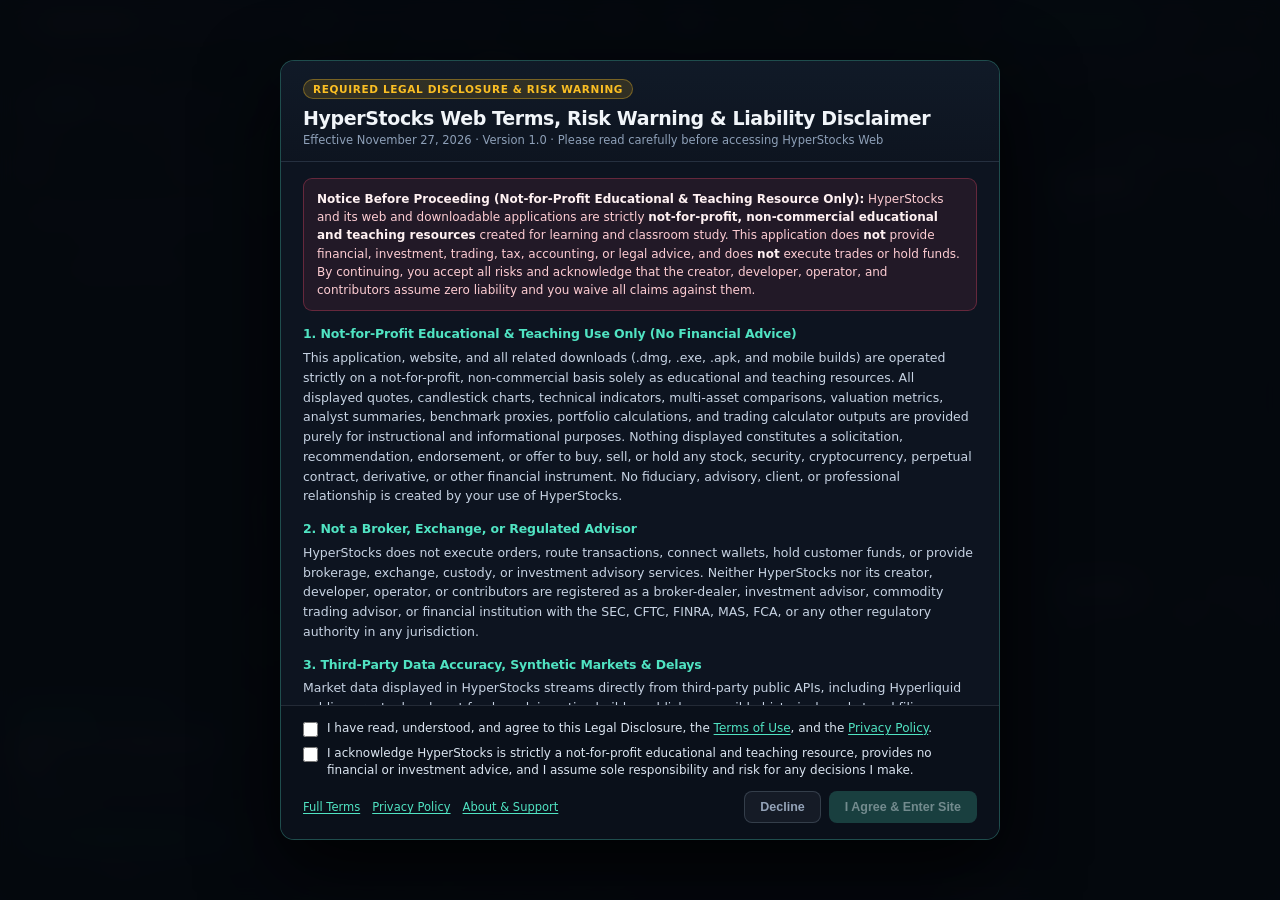
<file: index.html>
<!DOCTYPE html>
<html lang="en">
<head>
  <meta charset="UTF-8" />
  <meta name="viewport" content="width=device-width, initial-scale=1.0, maximum-scale=1.0, user-scalable=no, viewport-fit=cover" />
  <title>HyperStocks: 24/7 Equity Perpetuals &amp; Live Portfolio App</title>
  <meta name="description" content="Free 24/7 market terminal and live mark-to-market portfolio app powered by Hyperliquid HIP-3 equity perpetuals. Web, macOS, Windows, and Android. No login, no wallet, no ads." />
  <meta property="og:type" content="website" />
  <meta property="og:url" content="https://mjqsk.github.io/hyperstocks-site/" />
  <meta property="og:site_name" content="HyperStocks" />
  <meta property="og:title" content="HyperStocks: 24/7 Equity Perpetuals &amp; Live Portfolio App" />
  <meta property="og:description" content="Free cross-platform 24/7 market terminal and live mark-to-market portfolio tracker for Web, macOS, Windows, and Android. No login, no wallet, no ads." />
  <meta property="og:image" content="https://mjqsk.github.io/hyperstocks-site/og-preview.png?v=1795760946" />
  <meta property="og:image:type" content="image/png" />
  <meta property="og:image:width" content="1200" />
  <meta property="og:image:height" content="630" />
  <meta property="og:image:alt" content="HyperStocks 24/7 Equity Perpetuals and Live Portfolio App preview" />
  <meta name="twitter:card" content="summary_large_image" />
  <meta name="twitter:title" content="HyperStocks: 24/7 Equity Perpetuals &amp; Live Portfolio App" />
  <meta name="twitter:description" content="Free cross-platform 24/7 market terminal and live mark-to-market portfolio tracker for Web, macOS, Windows, and Android. No login, no wallet, no ads." />
  <meta name="twitter:image" content="https://mjqsk.github.io/hyperstocks-site/og-preview.png?v=1795760946" />
  <meta name="theme-color" content="#0b1019" />
  <meta name="mobile-web-app-capable" content="yes" />
  <meta name="apple-mobile-web-app-capable" content="yes" />
  <meta name="apple-mobile-web-app-status-bar-style" content="black-translucent" />
  <link rel="canonical" href="https://mjqsk.github.io/hyperstocks-site/" />
  <link rel="manifest" href="manifest.webmanifest" />
  <link rel="apple-touch-icon" href="icon-1024.png" />
  <link rel="icon" type="image/svg+xml" href="data:image/svg+xml,%3Csvg xmlns='http://www.w3.org/2000/svg' viewBox='0 0 24 24'%3E%3Crect width='24' height='24' rx='5' fill='%23090d14'/%3E%3Crect x='4' y='10' width='3.2' height='8' rx='1' fill='%2300d395'/%3E%3Crect x='10.4' y='7' width='3.2' height='7' rx='1' fill='%23ff4d6d'/%3E%3Crect x='16.8' y='4' width='3.2' height='9' rx='1' fill='%2350e3c2'/%3E%3C/svg%3E" />
  <link rel="stylesheet" href="styles.css?v=1795760946" />
  <link rel="stylesheet" href="mobile.css?v=1795760946" />
  <link rel="stylesheet" href="web-downloads.css?v=1795760946" />
</head>
<body>
  <div id="app" class="app-shell">
    <!-- Top Unified Titlebar with Live Portfolio Banner -->
    <header id="titlebar" class="titlebar">
      <div class="titlebar-left">
        <div class="brand">
          <svg class="brand-icon" viewBox="0 0 24 24" fill="none">
            <rect x="4" y="10" width="3.2" height="8" rx="1" fill="#00d395"/>
            <line x1="5.6" y1="7" x2="5.6" y2="20" stroke="#00d395" stroke-width="1.4" stroke-linecap="round"/>
            <rect x="10.4" y="7" width="3.2" height="7" rx="1" fill="#ff4d6d"/>
            <line x1="12" y1="4.5" x2="12" y2="17" stroke="#ff4d6d" stroke-width="1.4" stroke-linecap="round"/>
            <rect x="16.8" y="4" width="3.2" height="9" rx="1" fill="#50e3c2"/>
            <line x1="18.4" y1="2" x2="18.4" y2="16" stroke="#50e3c2" stroke-width="1.4" stroke-linecap="round"/>
          </svg>
          <span class="brand-name">HyperStocks</span>
        </div>
        <div id="wsStatusPill" class="status-pill connecting">
          <span class="status-dot"></span>
          <span id="wsStatusText">Connecting...</span>
        </div>
      </div>

      <!-- Always-visible Live Portfolio Value + 24h P/L + Total P/L Banner -->
      <button id="portfolioBanner" class="portfolio-banner" title="Click to open Portfolio tab (⌘4)">
        <span class="pb-section">
          <span class="pb-label">PORTFOLIO</span>
          <span id="bannerTotalVal" class="pb-val">$0.00</span>
        </span>
        <span class="pb-sep"></span>
        <span class="pb-section">
          <span class="pb-label">24H P/L</span>
          <span id="banner24hPnl" class="pb-pnl neutral">$0.00 (0.00%)</span>
        </span>
        <span class="pb-sep"></span>
        <span class="pb-section">
          <span class="pb-label">TOTAL P/L</span>
          <span id="bannerTotalPnl" class="pb-pnl neutral">$0.00 (0.00%)</span>
        </span>
      </button>

      <div class="titlebar-right">
        <button id="btnIosDeviceMode" class="ios-device-btn" title="Adaptive device layout mode (tap to switch)">Auto</button>
        <div id="marketCountPill" class="meta-pill">Loading...</div>
        <div class="segmented" role="group" aria-label="View mode">
          <button id="btnLayoutSingle" class="seg-btn active" title="Single Chart View (⌘1)">Chart</button>
          <button id="btnLayoutGrid" class="seg-btn" title="2×2 Multi-Chart Grid (⌘2)">2×2</button>
          <button id="btnLayoutInsights" class="seg-btn" title="Live Stock Insights & Valuation (⌘3)">Insights</button>
          <button id="btnLayoutPortfolio" class="seg-btn" title="Live Portfolio Holdings (⌘4)">Portfolio</button>
          <button id="btnLayoutTools" class="seg-btn" title="Trading Calculators & Tools (⌘5)">Tools</button>
        </div>
        <button id="btnColorRegion" class="color-region-btn" title="Market Colors: Western (Green Up / Red Down). Click for Asia (Red Up / Green Down).">
          <span class="cr-arrows"><span class="cr-up">▲</span><span class="cr-down">▼</span></span>
          <span id="colorRegionLabel">US</span>
        </button>
        <button id="btnWebDownloads" class="web-dl-cta" title="Download the free HyperStocks app for macOS (.dmg), Windows (.exe), or Android (.apk)">
          <svg viewBox="0 0 24 24" width="13" height="13" fill="none" stroke="currentColor" stroke-width="2.5" stroke-linecap="round" stroke-linejoin="round"><path d="M21 15v4a2 2 0 0 1-2 2H5a2 2 0 0 1-2-2v-4"/><polyline points="7 10 12 15 17 10"/><line x1="12" y1="15" x2="12" y2="3"/></svg>
          <span class="web-dl-full">Download the App</span>
          <span class="web-dl-short">Get App</span>
        </button>
        <button id="btnLegalDisclosure" class="icon-btn web-legal-btn" title="View Legal Disclosure, Risk Warning &amp; Terms">Legal</button>
        <a href="support.html" class="icon-btn" title="About HyperStocks, Downloads &amp; Support" style="text-decoration:none;font-size:12px;font-weight:700">?</a>
        <button id="btnRefresh" class="icon-btn" title="Refresh Markets & Reconnect (⌘R)">
          <svg viewBox="0 0 24 24" width="14" height="14" fill="none" stroke="currentColor" stroke-width="2" stroke-linecap="round" stroke-linejoin="round">
            <path d="M21 12a9 9 0 1 1-2.64-6.36"/>
            <polyline points="21 3 21 9 15 9"/>
          </svg>
        </button>
      </div>
    </header>

    <!-- Main Body -->
    <div class="workspace">
      <!-- Left Sidebar: Watchlist & HIP-3 Stock Explorer -->
      <aside class="sidebar">
        <div class="search-wrap">
          <svg class="search-icon" viewBox="0 0 24 24" width="14" height="14" fill="none" stroke="currentColor" stroke-width="2">
            <circle cx="11" cy="11" r="7"/>
            <line x1="21" y1="21" x2="16.65" y2="16.65"/>
          </svg>
          <input id="searchInput" type="text" placeholder="Search stock, ticker, DEX...  ⌘K" autocomplete="off" spellcheck="false" />
          <button id="btnClearSearch" class="clear-btn hidden" title="Clear search">×</button>
        </div>

        <div class="tab-bar" id="categoryTabs">
          <button class="tab-btn" data-tab="watchlist">★</button>
          <button class="tab-btn active" data-tab="stock">Stocks</button>
          <button class="tab-btn" data-tab="crypto">Crypto</button>
          <button class="tab-btn" data-tab="commodity_fx">Macro</button>
          <button class="tab-btn" data-tab="all">All</button>
        </div>

        <div class="filter-row">
          <select id="dexSelect" class="mini-select" title="Filter by Hyperliquid HIP-3 deployer">
            <option value="all">All DEXs</option>
          </select>
          <select id="sortSelect" class="mini-select" title="Sort markets">
            <option value="volume">Sort: 24h Vol</option>
            <option value="change">Sort: 24h %</option>
            <option value="price">Sort: Price</option>
            <option value="name">Sort: A–Z</option>
          </select>
        </div>

        <div class="market-list-header">
          <span>ASSET</span>
          <span>PRICE / 24H</span>
        </div>

        <div id="marketList" class="market-list">
          <div class="empty-state">Fetching live HIP-3 stocks from Hyperliquid...</div>
        </div>
        <div id="webSidebarDownloadCard" class="web-sidebar-dl-card">
          <div class="web-sidebar-dl-top">
            <div class="web-sidebar-dl-eyebrow">Full-Featured Desktop &amp; Mobile App</div>
            <button type="button" id="btnDismissSidebarDl" class="web-sidebar-dl-close" title="Hide card">×</button>
          </div>
          <div class="web-sidebar-dl-title">Unlock the Full HyperStocks App</div>
          <div class="web-sidebar-dl-desc">Includes Nasdaq fundamentals, multi-year chart history &amp; faster desktop performance.</div>
          <button type="button" id="btnSidebarDownloadApp" class="web-sidebar-dl-btn">
            <svg viewBox="0 0 24 24" width="13" height="13" fill="none" stroke="currentColor" stroke-width="2.5" stroke-linecap="round" stroke-linejoin="round"><path d="M21 15v4a2 2 0 0 1-2 2H5a2 2 0 0 1-2-2v-4"/><polyline points="7 10 12 15 17 10"/><line x1="12" y1="15" x2="12" y2="3"/></svg>
            <span>Download the App</span>
          </button>
          <div class="web-sidebar-dl-os">macOS · Windows · Android · iOS (Soon)</div>
        </div>
      </aside>

      <!-- Main Stage 1: Single Chart View -->
      <main id="singleStage" class="stage single-stage">
        <!-- Asset Header -->
        <section class="asset-header">
          <div class="asset-identity">
            <button id="btnStarActive" class="star-btn lg" title="Toggle Watchlist">☆</button>
            <div class="asset-title-group">
              <div class="asset-title-row">
                <h1 id="activeTicker">—</h1>
                <span id="activeDexBadge" class="dex-badge">xyz</span>
                <button id="btnAlertToggle" class="alert-btn" title="Set Price Alert">
                  <svg viewBox="0 0 24 24" width="13" height="13" fill="none" stroke="currentColor" stroke-width="2">
                    <path d="M18 8A6 6 0 0 0 6 8c0 7-3 9-3 9h18s-3-2-3-9"/>
                    <path d="M13.73 21a2 2 0 0 1-3.46 0"/>
                  </svg>
                  <span id="alertCountBadge" class="alert-count hidden">0</span>
                </button>
                <button id="btnQuickInsights" class="quick-insight-btn" title="Open Live Stock Insights, P/E, Targets & Financials (⌘3)">Insights</button>
                <button id="btnQuickAddHolding" class="quick-hold-btn" title="Add this stock to Portfolio">+ Portfolio</button>
              </div>
              <div id="activeCompany" class="asset-company">Loading...</div>
            </div>
          </div>

          <div class="asset-price-block">
            <div id="activePrice" class="big-price">—</div>
            <div id="activeChange" class="big-change">—</div>
          </div>

          <div class="asset-metrics">
            <div class="metric">
              <span class="metric-label">Oracle</span>
              <span id="statOracle" class="metric-val">—</span>
            </div>
            <div class="metric">
              <span class="metric-label">Mark</span>
              <span id="statMark" class="metric-val">—</span>
            </div>
            <div class="metric">
              <span class="metric-label">24h Vol</span>
              <span id="statVol" class="metric-val">—</span>
            </div>
            <div class="metric">
              <span class="metric-label">Open Int</span>
              <span id="statOI" class="metric-val">—</span>
            </div>
            <div class="metric">
              <span class="metric-label">Funding / 1h</span>
              <span id="statFunding" class="metric-val">—</span>
            </div>
            <div class="metric">
              <span class="metric-label">Max Lev</span>
              <span id="statLev" class="metric-val">—</span>
            </div>
          </div>
        </section>

        <!-- Alert Popover -->
        <div id="alertPopover" class="alert-popover hidden">
          <div class="alert-pop-header">
            <span>Price Alerts · <strong id="alertPopTicker">NVDA</strong></span>
            <button id="btnCloseAlertPop" class="close-x">×</button>
          </div>
          <form id="alertForm" class="alert-form">
            <select id="alertDirection" class="mini-select">
              <option value="above">Crosses Above ▲</option>
              <option value="below">Crosses Below ▼</option>
            </select>
            <input id="alertPriceInput" type="number" step="any" placeholder="Target price" required />
            <button type="submit" class="primary-btn">Add</button>
          </form>
          <div id="alertList" class="alert-list"></div>
        </div>

        <!-- Chart Controls Toolbar -->
        <section class="chart-toolbar">
          <div class="toolbar-group" id="tfButtons">
            <button class="tf-btn" data-tf="1m">1m</button>
            <button class="tf-btn" data-tf="5m">5m</button>
            <button class="tf-btn active" data-tf="15m">15m</button>
            <button class="tf-btn" data-tf="1h">1h</button>
            <button class="tf-btn" data-tf="4h">4h</button>
            <button class="tf-btn" data-tf="1d">1D</button>
            <button class="tf-btn" data-tf="1w">1W</button>
            <button class="tf-btn" data-tf="1M">1M</button>
          </div>

          <div class="toolbar-divider"></div>

          <div class="toolbar-group" id="chartTypeButtons">
            <button class="pill-btn active" data-type="candles">Candles</button>
            <button class="pill-btn" data-type="heikin">Heikin</button>
            <button class="pill-btn" data-type="area">Area</button>
          </div>

          <div class="toolbar-divider"></div>

          <div class="toolbar-group" id="indicatorButtons">
            <button id="btnIndicatorsMenu" class="pill-btn fx-btn" title="Chart Indicators & Valuation Tools">
              <span>ƒx Indicators</span>
              <span id="indCountBadge" class="fx-count">2</span>
            </button>
            <button id="btnDrawMenu" class="pill-btn draw-menu-btn" title="Chart Drawing Tools: Lines, Channels, Shapes, Brush, Fib & Risk/Reward">
              <span>✎ Draw</span>
              <span id="drawCountBadge" class="draw-count hidden">0</span>
            </button>
            <button id="btnCompareMenu" class="pill-btn compare-menu-btn" title="Compare up to 10 assets simultaneously on this chart">
              <span>⇄ Compare</span>
              <span id="compareCountBadge" class="compare-count hidden">0</span>
            </button>
            <button class="pill-btn active" data-ind="volume">Vol</button>
            <button class="pill-btn ind-pe" data-ind="pe" title="Live Trailing P/E Ratio Sub-Pane">P/E</button>
            <button class="pill-btn ind-ema20 active" data-ind="ema20">EMA20</button>
            <button class="pill-btn ind-vwap" data-ind="vwap">VWAP</button>
            <button class="pill-btn ind-rsi" data-ind="rsi">RSI</button>
            <button class="pill-btn ind-macd" data-ind="macd">MACD</button>
          </div>

          <div class="toolbar-spacer"></div>

          <div class="toolbar-group">
            <button id="btnLogScale" class="pill-btn" title="Toggle Logarithmic Price Scale">Log</button>
            <button id="btnAutoScale" class="pill-btn active" title="Auto-fit price axis">Auto</button>
            <button id="btnResetView" class="pill-btn" title="Reset chart zoom & position (⌘0)">Reset</button>
            <button id="btnToggleBook" class="pill-btn active" title="Show/Hide Order Book & Live Trades">Book</button>
          </div>
        </section>

        <!-- TradingView-Style Categorized Indicators Popover -->
        <div id="indicatorsPopover" class="indicators-popover hidden">
          <div class="ind-pop-header">
            <span><strong>ƒx Indicators & Analyst Tools</strong></span>
            <button id="btnCloseIndPop" class="close-x">×</button>
          </div>
          <div class="ind-pop-grid">
            <div class="ind-group">
              <div class="ind-group-title">Trend & Price Overlays</div>
              <label class="ind-check"><input type="checkbox" data-ind="ema20" checked /><span>EMA 20 <em style="color:#38bdf8">Cyan</em></span></label>
              <label class="ind-check"><input type="checkbox" data-ind="ema50" /><span>EMA 50 <em style="color:#f59e0b">Amber</em></span></label>
              <label class="ind-check"><input type="checkbox" data-ind="sma100" /><span>SMA 100 <em style="color:#22d3ee">Sky</em></span></label>
              <label class="ind-check"><input type="checkbox" data-ind="sma200" /><span>SMA 200 <em style="color:#f472b6">Pink</em></span></label>
              <label class="ind-check"><input type="checkbox" data-ind="vwap" /><span>Session VWAP <em style="color:#cbd5e1">Dashed</em></span></label>
              <label class="ind-check"><input type="checkbox" data-ind="bb" /><span>Bollinger Bands (20, 2) <em style="color:#a78bfa">Violet</em></span></label>
              <label class="ind-check"><input type="checkbox" data-ind="ichimoku" /><span>Ichimoku Cloud (9, 26, 52)</span></label>
              <label class="ind-check"><input type="checkbox" data-ind="psar" /><span>Parabolic SAR (Trend Dots)</span></label>
            </div>
            <div class="ind-group">
              <div class="ind-group-title">Volume & Volatility</div>
              <label class="ind-check"><input type="checkbox" data-ind="volume" checked /><span>Volume Histogram</span></label>
              <label class="ind-check"><input type="checkbox" data-ind="vpvr" /><span>Volume Profile (VPVR + POC)</span></label>
              <label class="ind-check"><input type="checkbox" data-ind="atr" /><span>ATR (14) Volatility Pane</span></label>
              <label class="ind-check"><input type="checkbox" data-ind="obv" /><span>On-Balance Volume (OBV)</span></label>
              <div class="ind-group-title" style="margin-top:10px">Momentum & Valuation Panes</div>
              <label class="ind-check"><input type="checkbox" data-ind="pe" /><span>Live P/E Ratio <em style="color:#50e3c2">Price / TTM EPS</em></span></label>
              <label class="ind-check"><input type="checkbox" data-ind="rsi" /><span>RSI (14) <em style="color:#c084fc">70/30</em></span></label>
              <label class="ind-check"><input type="checkbox" data-ind="macd" /><span>MACD (12, 26, 9)</span></label>
              <label class="ind-check"><input type="checkbox" data-ind="stoch" /><span>Stochastic (14, 3) <em style="color:#fb923c">80/20</em></span></label>
            </div>
          </div>
        </div>

        <!-- TradingView-Style Categorized Drawing Tools Popover -->
        <div id="drawingToolsPopover" class="indicators-popover draw-popover hidden">
          <div class="ind-pop-header">
            <span><strong>✎ Chart Drawing Tools</strong> <em style="color:var(--text-muted);font-style:normal;font-size:11px;margin-left:6px">Click-drag or click 2 points · Drag any shape/handle to edit</em></span>
            <button id="btnCloseDrawPop" class="close-x">×</button>
          </div>
          <div class="draw-pop-grid">
            <div class="ind-group">
              <div class="ind-group-title">Lines & Channels</div>
              <button class="draw-menu-item" data-tool="trendline"><span>Trendline</span><kbd>T</kbd></button>
              <button class="draw-menu-item" data-tool="ray"><span>Ray (Forward)</span><kbd>R</kbd></button>
              <button class="draw-menu-item" data-tool="extline"><span>Extended Line (∞)</span><kbd>E</kbd></button>
              <button class="draw-menu-item" data-tool="hline"><span>Horizontal Line (S/R)</span><kbd>H</kbd></button>
              <button class="draw-menu-item" data-tool="hray"><span>Horizontal Ray</span><kbd>J</kbd></button>
              <button class="draw-menu-item" data-tool="vline"><span>Vertical Date Line</span><kbd>V</kbd></button>
              <button class="draw-menu-item" data-tool="pchannel"><span>Parallel Channel (3-pt)</span><kbd>P</kbd></button>
              <button class="draw-menu-item" data-tool="channel"><span>Horizontal Price Zone</span><kbd>C</kbd></button>
            </div>
            <div class="ind-group">
              <div class="ind-group-title">Shapes, Sketch & Annotations</div>
              <button class="draw-menu-item" data-tool="rect"><span>Rectangle / Supply Box</span><kbd>B</kbd></button>
              <button class="draw-menu-item" data-tool="ellipse"><span>Ellipse / Pattern Circle</span><kbd>O</kbd></button>
              <button class="draw-menu-item" data-tool="arrow"><span>Directional Arrow</span><kbd>A</kbd></button>
              <button class="draw-menu-item" data-tool="brush"><span>Freehand Brush</span><kbd>D</kbd></button>
              <button class="draw-menu-item" data-tool="note"><span>Text Callout Note</span><kbd>N</kbd></button>
              <button class="draw-menu-item" data-tool="pricelabel"><span>Price Tag Label</span><kbd>G</kbd></button>
              <div class="ind-group-title" style="margin-top:8px">Fib & Risk Management</div>
              <button class="draw-menu-item" data-tool="fib"><span>Fibonacci Retracement</span><kbd>F</kbd></button>
              <button class="draw-menu-item" data-tool="measure"><span>Measure Price / Bars</span><kbd>M</kbd></button>
              <button class="draw-menu-item" data-tool="position"><span>Long / Short R:R Position</span><kbd>L</kbd></button>
            </div>
          </div>
          <div class="draw-pop-footer">
            <label class="draw-opt-check"><input type="checkbox" id="chkStayDraw" /><span>Stay in Drawing Mode</span></label>
            <label class="draw-opt-check"><input type="checkbox" id="chkMagnetSnap" /><span>Magnet OHLC Snap</span></label>
            <label class="draw-opt-check"><input type="checkbox" id="chkLockAllDraw" /><span>Lock Drawings</span></label>
            <label class="draw-opt-check"><input type="checkbox" id="chkShowDraw" checked /><span>Show Drawings</span></label>
          </div>
        </div>

        <!-- TradingView Drawing Rail + Chart Canvas + Right Order Book -->
        <div class="single-content">
          <!-- Left TradingView-Style Drawing Tool Rail -->
          <div class="drawing-rail" id="drawingRail">
            <button class="draw-btn active" data-tool="cursor" title="Crosshair / Select & Drag Drawings (Esc)">
              <svg viewBox="0 0 24 24" width="16" height="16" fill="none" stroke="currentColor" stroke-width="1.8">
                <line x1="12" y1="3" x2="12" y2="21"/>
                <line x1="3" y1="12" x2="21" y2="12"/>
                <circle cx="12" cy="12" r="2.2" fill="#090d14"/>
              </svg>
            </button>
            <button class="draw-btn" data-tool="trendline" title="Trendline (T): Click-drag or click 2 points">
              <svg viewBox="0 0 24 24" width="16" height="16" fill="none" stroke="currentColor" stroke-width="1.8">
                <line x1="4" y1="19" x2="20" y2="5"/>
                <circle cx="5.5" cy="17.5" r="2" fill="currentColor"/>
                <circle cx="18.5" cy="6.5" r="2" fill="currentColor"/>
              </svg>
            </button>
            <button class="draw-btn" data-tool="ray" title="Extended Ray (R): Projects forward">
              <svg viewBox="0 0 24 24" width="16" height="16" fill="none" stroke="currentColor" stroke-width="1.8">
                <line x1="4" y1="19" x2="21" y2="4"/>
                <polyline points="15 4 21 4 21 10"/>
                <circle cx="5.5" cy="17.5" r="1.8" fill="currentColor"/>
              </svg>
            </button>
            <button class="draw-btn" data-tool="hline" title="Horizontal S/R Line (H): Single click">
              <svg viewBox="0 0 24 24" width="16" height="16" fill="none" stroke="currentColor" stroke-width="1.8">
                <line x1="3" y1="12" x2="21" y2="12"/>
                <circle cx="12" cy="12" r="2.2" fill="currentColor"/>
              </svg>
            </button>
            <button class="draw-btn" data-tool="hray" title="Horizontal Ray (J): Shoots right from click">
              <svg viewBox="0 0 24 24" width="16" height="16" fill="none" stroke="currentColor" stroke-width="1.8">
                <line x1="6" y1="12" x2="21" y2="12"/>
                <circle cx="6" cy="12" r="2.2" fill="currentColor"/>
                <polyline points="17 8.5 21 12 17 15.5"/>
              </svg>
            </button>
            <button class="draw-btn" data-tool="pchannel" title="Parallel Channel (P): Click 2 trendline pts, then width">
              <svg viewBox="0 0 24 24" width="16" height="16" fill="none" stroke="currentColor" stroke-width="1.7">
                <line x1="3" y1="15" x2="17" y2="5"/>
                <line x1="7" y1="19" x2="21" y2="9"/>
                <line x1="5" y1="17" x2="19" y2="7" stroke-dasharray="2.5 2"/>
              </svg>
            </button>
            <button class="draw-btn" data-tool="rect" title="Rectangle / Supply-Demand Box (B)">
              <svg viewBox="0 0 24 24" width="16" height="16" fill="none" stroke="currentColor" stroke-width="1.8">
                <rect x="4" y="6" width="16" height="12" rx="1" fill="rgba(56,189,248,0.16)"/>
              </svg>
            </button>
            <button class="draw-btn" data-tool="arrow" title="Directional Arrow (A)">
              <svg viewBox="0 0 24 24" width="16" height="16" fill="none" stroke="currentColor" stroke-width="1.8" stroke-linecap="round" stroke-linejoin="round">
                <line x1="5" y1="19" x2="19" y2="5"/>
                <polyline points="11 5 19 5 19 13"/>
              </svg>
            </button>
            <button class="draw-btn" data-tool="brush" title="Freehand Brush (D): Click & drag to sketch">
              <svg viewBox="0 0 24 24" width="15" height="15" fill="none" stroke="currentColor" stroke-width="1.8" stroke-linecap="round" stroke-linejoin="round">
                <path d="M18.37 2.63L14 7l-1.59-1.59a2 2 0 0 0-2.82 0L8 7l9 9 1.59-1.59a2 2 0 0 0 0-2.82L17 10l4.37-4.37a2.12 2.12 0 1 0-3-3z"/>
                <path d="M9 8c-2 3-4 3.5-7 4l8 10c2-1 6-5 6-7"/>
              </svg>
            </button>
            <button class="draw-btn" data-tool="fib" title="Fibonacci Retracement (F): Swing high to low">
              <svg viewBox="0 0 24 24" width="16" height="16" fill="none" stroke="currentColor" stroke-width="1.7">
                <line x1="3" y1="5" x2="21" y2="5"/>
                <line x1="3" y1="10" x2="21" y2="10" stroke-dasharray="2.5 2"/>
                <line x1="3" y1="14" x2="21" y2="14" stroke-dasharray="2.5 2"/>
                <line x1="3" y1="19" x2="21" y2="19"/>
              </svg>
            </button>
            <button class="draw-btn" data-tool="measure" title="Measure Ruler (M): Price %, bars & time">
              <svg viewBox="0 0 24 24" width="16" height="16" fill="none" stroke="currentColor" stroke-width="1.7">
                <rect x="4" y="6" width="16" height="12" rx="1.5" stroke-dasharray="3 2"/>
                <line x1="8" y1="15" x2="16" y2="9"/>
                <polyline points="12.5 9 16 9 16 12.5"/>
              </svg>
            </button>
            <button class="draw-btn" data-tool="position" title="Long / Short Risk-Reward Tool (L): Drag TP/SL handles">
              <svg viewBox="0 0 24 24" width="16" height="16" fill="none" stroke="currentColor" stroke-width="1.6">
                <rect x="4" y="4" width="16" height="9" fill="rgba(0,211,149,0.25)" stroke="#00d395"/>
                <rect x="4" y="13" width="16" height="7" fill="rgba(255,77,109,0.25)" stroke="#ff4d6d"/>
              </svg>
            </button>
            <button class="draw-btn" data-tool="note" title="Text Callout Note (N): Click to annotate, double-click to edit">
              <svg viewBox="0 0 24 24" width="15" height="15" fill="none" stroke="currentColor" stroke-width="1.8" stroke-linecap="round" stroke-linejoin="round">
                <path d="M4 5h16v11H9l-5 4V5z"/>
                <line x1="8" y1="9.5" x2="16" y2="9.5"/>
                <line x1="8" y1="13" x2="13" y2="13"/>
              </svg>
            </button>

            <div class="rail-divider"></div>

            <button class="draw-btn" id="btnStayDraw" title="Stay in Drawing Mode: Keep tool active after each drawing">
              <svg viewBox="0 0 24 24" width="15" height="15" fill="none" stroke="currentColor" stroke-width="1.8" stroke-linecap="round" stroke-linejoin="round">
                <path d="M12 17v5"/>
                <path d="M9 10.76a2 2 0 0 1-1.11 1.79l-1.78.9A2 2 0 0 0 5 15.24V16a1 1 0 0 0 1 1h12a1 1 0 0 0 1-1v-.76a2 2 0 0 0-1.11-1.79l-1.78-.9A2 2 0 0 1 15 10.76V7a1 1 0 0 1 1-1 2 2 0 0 0 0-4H8a2 2 0 0 0 0 4 1 1 0 0 1 1 1z"/>
              </svg>
            </button>
            <button class="draw-btn" id="btnMagnetSnap" title="Magnet Mode: Snap drawings to candle OHLC prices">
              <svg viewBox="0 0 24 24" width="15" height="15" fill="none" stroke="currentColor" stroke-width="1.8" stroke-linecap="round">
                <path d="M6 4v7a6 6 0 0 0 12 0V4"/>
                <line x1="4" y1="7" x2="8" y2="7"/>
                <line x1="16" y1="7" x2="20" y2="7"/>
              </svg>
            </button>
            <button class="draw-btn active" id="btnToggleDrawVis" title="Show / Hide All Drawings on Chart">
              <svg viewBox="0 0 24 24" width="15" height="15" fill="none" stroke="currentColor" stroke-width="1.8" stroke-linecap="round" stroke-linejoin="round">
                <path d="M1 12s4-7 11-7 11 7 11 7-4 7-11 7-11-7-11-7z"/>
                <circle cx="12" cy="12" r="3"/>
              </svg>
            </button>
            <button class="draw-btn" id="btnLockDrawings" title="Lock All Drawings (Prevent Accidental Moving)">
              <svg viewBox="0 0 24 24" width="14" height="14" fill="none" stroke="currentColor" stroke-width="1.8" stroke-linecap="round" stroke-linejoin="round">
                <rect x="4" y="11" width="16" height="10" rx="2"/>
                <path d="M8 11V7a4 4 0 0 1 8 0v4"/>
              </svg>
            </button>
            <button class="draw-btn" id="btnUndoDraw" title="Undo Last Drawing (Z)">
              <svg viewBox="0 0 24 24" width="15" height="15" fill="none" stroke="currentColor" stroke-width="1.8" stroke-linecap="round" stroke-linejoin="round">
                <polyline points="9 14 4 9 9 4"/>
                <path d="M20 20v-7a4 4 0 0 0-4-4H4"/>
              </svg>
            </button>
            <button class="draw-btn danger" id="btnClearDraw" title="Clear All Drawings on This Stock">
              <svg viewBox="0 0 24 24" width="15" height="15" fill="none" stroke="currentColor" stroke-width="1.8" stroke-linecap="round" stroke-linejoin="round">
                <polyline points="3 6 5 6 21 6"/>
                <path d="M19 6l-1 14a2 2 0 0 1-2 2H8a2 2 0 0 1-2-2L5 6"/>
                <path d="M10 11v6"/>
                <path d="M14 11v6"/>
              </svg>
            </button>
          </div>

          <!-- Center Chart Column (Chart + Bottom Range Selector Bar) -->
          <div class="chart-column">
            <div class="chart-wrapper">
              <div id="ohlcHud" class="ohlc-hud"></div>
              <div id="compareLegendBar" class="compare-legend-bar hidden"></div>
              <div id="activeToolBanner" class="tool-banner hidden"></div>

              <!-- Multi-Asset Compare Popover (up to 10 total on chart) -->
              <div id="comparePopover" class="indicators-popover compare-popover hidden">
                <div class="ind-pop-header">
                  <span><strong>⇄ Compare on Chart</strong> <em id="compareLimitHint" style="color:var(--text-muted);font-style:normal;font-size:11px;margin-left:6px">1 / 10 assets</em></span>
                  <div style="display:flex;align-items:center;gap:6px">
                    <button id="btnClearCompares" class="ghost-btn" style="padding:2px 8px;font-size:11px">Clear</button>
                    <button id="btnCloseComparePop" class="close-x">×</button>
                  </div>
                </div>
                <div class="compare-pop-body">
                  <div class="compare-active-chips" id="compareActiveChips"></div>
                  <input id="compareSearchInput" type="text" class="compare-search-input" placeholder="Search stock or crypto to compare (e.g. AAPL, TSLA, BTC)..." autocomplete="off" spellcheck="false" />
                  <div class="compare-quick-row" id="compareQuickRow"></div>
                  <div class="compare-results-list" id="compareResultsList"></div>
                </div>
              </div>

              <!-- Floating TradingView Object Style Toolbar (appears when a drawing is selected) -->
              <div id="drawingStyleBar" class="drawing-style-bar hidden">
                <div class="dsb-colors" id="dsbColors" title="Color">
                  <button class="dsb-swatch" data-color="#38bdf8" style="background:#38bdf8"></button>
                  <button class="dsb-swatch" data-color="#50e3c2" style="background:#50e3c2"></button>
                  <button class="dsb-swatch" data-color="#00d395" style="background:#00d395"></button>
                  <button class="dsb-swatch" data-color="#ff4d6d" style="background:#ff4d6d"></button>
                  <button class="dsb-swatch" data-color="#fbbf24" style="background:#fbbf24"></button>
                  <button class="dsb-swatch" data-color="#a78bfa" style="background:#a78bfa"></button>
                  <button class="dsb-swatch" data-color="#f472b6" style="background:#f472b6"></button>
                  <button class="dsb-swatch" data-color="#f8fafc" style="background:#f8fafc"></button>
                </div>
                <span class="dsb-sep"></span>
                <div class="dsb-group" id="dsbWidths" title="Line Thickness">
                  <button class="dsb-btn" data-width="1">1px</button>
                  <button class="dsb-btn" data-width="2">2px</button>
                  <button class="dsb-btn" data-width="3">3px</button>
                  <button class="dsb-btn" data-width="4">4px</button>
                </div>
                <span class="dsb-sep"></span>
                <div class="dsb-group" id="dsbStyles" title="Line Style">
                  <button class="dsb-btn" data-style="solid">Solid</button>
                  <button class="dsb-btn" data-style="dashed">Dash</button>
                  <button class="dsb-btn" data-style="dotted">Dot</button>
                </div>
                <span class="dsb-sep" id="dsbExtSep"></span>
                <div class="dsb-group" id="dsbExtGroup">
                  <button class="dsb-btn" id="btnDsbExtLeft" title="Extend Line Left">← Ext</button>
                  <button class="dsb-btn" id="btnDsbExtRight" title="Extend Line Right">Ext →</button>
                </div>
                <button class="dsb-btn hidden" id="btnDsbEditText" title="Edit Note Text">Edit Text</button>
                <span class="dsb-sep"></span>
                <button class="dsb-btn" id="btnDsbLock" title="Lock / Unlock Drawing">Lock</button>
                <button class="dsb-btn" id="btnDsbDuplicate" title="Duplicate Drawing">Clone</button>
                <button class="dsb-btn danger" id="btnDsbDelete" title="Delete Selected Drawing (Del)">Del</button>
              </div>

              <div id="mainChartHost" class="chart-host"></div>
            </div>

            <!-- TradingView-Style Bottom Long-Range Bar -->
            <div class="range-bar" id="rangeBar">
              <div class="range-buttons" id="rangeButtons">
                <button class="range-btn" data-range="1D">1D</button>
                <button class="range-btn" data-range="5D">5D</button>
                <button class="range-btn" data-range="1M">1M</button>
                <button class="range-btn" data-range="3M">3M</button>
                <button class="range-btn" data-range="6M">6M</button>
                <button class="range-btn" data-range="1Y">1Y</button>
                <button class="range-btn" data-range="3Y">3Y</button>
                <button class="range-btn" data-range="5Y">5Y</button>
                <button class="range-btn" data-range="10Y">10Y</button>
                <button class="range-btn" data-range="ALL">ALL</button>
              </div>
              <div class="range-meta">
                <span id="dataSourceBadge" class="source-badge">Hyperliquid Live</span>
              </div>
            </div>
          </div>

          <!-- Right Live Order Book & Trades Panel -->
          <aside id="bookPanel" class="book-panel">
            <div class="panel-section book-section">
              <div class="panel-header">
                <span>Order Book</span>
                <span id="bookSpread" class="panel-sub">Spread —</span>
              </div>
              <div class="book-cols">
                <span>Price</span>
                <span>Size</span>
              </div>
              <div id="bookAsks" class="book-rows asks"></div>
              <div id="bookMidRow" class="book-mid">
                <span id="bookMidPrice">—</span>
              </div>
              <div id="bookBids" class="book-rows bids"></div>
            </div>

            <div class="panel-section trades-section">
              <div class="panel-header">
                <span>Live Trades</span>
                <span class="panel-sub">Real-time</span>
              </div>
              <div class="book-cols trades-cols">
                <span>Price</span>
                <span>Size</span>
                <span>Time</span>
              </div>
              <div id="tradesList" class="trades-list"></div>
            </div>
          </aside>
        </div>
      </main>

      <!-- Main Stage 2: 2×2 Multi-Chart Grid View -->
      <main id="gridStage" class="stage grid-stage hidden">
        <div class="grid-2x2" id="multiGrid"></div>
      </main>

      <!-- Main Stage 3: Live Stock Insights & Valuation Page -->
      <main id="insightsStage" class="stage insights-stage hidden">
        <div class="insights-scroll">
          <!-- Hero Header -->
          <section class="ins-hero">
            <div class="ins-hero-left">
              <div class="ins-title-row">
                <h1 id="insTicker">—</h1>
                <span id="insDexBadge" class="dex-badge dex-xyz">xyz</span>
                <span id="insExchangeBadge" class="ins-meta-tag">—</span>
                <span id="insSectorBadge" class="ins-meta-tag hidden">—</span>
                <span id="insIndustryBadge" class="ins-meta-tag hidden">—</span>
              </div>
              <div id="insCompanyName" class="ins-company-name">Loading live stock fundamentals...</div>
            </div>
            <div class="ins-hero-price">
              <div class="ins-live-tag"><span class="live-pulse-dot"></span> LIVE HYPERLIQUID PRICE</div>
              <div class="ins-price-row">
                <span id="insLivePrice" class="big-price">—</span>
                <span id="insLiveChange" class="big-change">—</span>
              </div>
            </div>
            <div class="ins-hero-actions">
              <button id="btnInsOpenChart" class="primary-btn lg-btn">Interactive Chart</button>
              <button id="btnInsAddPortfolio" class="ghost-btn">+ Portfolio</button>
            </div>
          </section>

          <!-- Insights Sub-Tab Bar (Overview & Profile | Recent Earnings Reports) -->
          <div class="ins-subtabs" id="insSubTabs">
            <button class="ins-subtab-btn active" data-instab="overview">Overview &amp; Valuation</button>
            <button class="ins-subtab-btn" data-instab="earnings">
              <span>Earnings Reports</span>
              <span id="insCadencePill" class="ins-cadence-pill">4Q</span>
            </button>
          </div>

          <!-- Sub-Pane 1: Overview, Live Valuation & Company Profile -->
          <div id="insOverviewPane" class="ins-pane">
            <!-- Live-Priced Valuation Multiples -->
            <section class="pf-card">
              <div class="pf-card-header">
                <h2><span id="insValTitle">Live Valuation Multiples</span> <span class="live-calc-pill">RECALCULATED LIVE</span></h2>
                <span id="insValSub" class="pf-hint">All multiples dynamically adjust on every Hyperliquid WebSocket price tick</span>
              </div>
              <div id="insValuationGrid" class="val-grid"></div>
              <div id="insRange52Wrap" class="range52-wrap hidden">
                <div class="range52-labels">
                  <span><span id="ins52LowLabel">52-Week Low</span> <strong id="ins52Low">—</strong></span>
                  <span id="ins52Status" class="pf-hint">—</span>
                  <span><span id="ins52HighLabel">52-Week High</span> <strong id="ins52High">—</strong></span>
                </div>
                <div class="range52-track">
                  <div id="ins52Fill" class="range52-fill"></div>
                  <div id="ins52Pin" class="range52-pin"></div>
                </div>
              </div>
            </section>

            <!-- Analyst Consensus / Key Drivers + Quarterly EPS / Price Trend Chart -->
            <section class="ins-two-col">
              <div class="pf-card">
                <div class="pf-card-header">
                  <h2 id="insAnalystTitle">Wall Street Consensus &amp; Live Target Upside</h2>
                  <span id="insAnalystCount" class="pf-hint">—</span>
                </div>
                <div id="insAnalystBody" class="analyst-body">
                  <div class="empty-state">Loading analyst consensus...</div>
                </div>
              </div>

              <div class="pf-card">
                <div class="pf-card-header">
                  <h2 id="insEpsTitle">Quarterly EPS Actuals &amp; Forward Estimates</h2>
                  <span id="insEpsSub" class="pf-hint">Actual vs Consensus ($)</span>
                </div>
                <div class="eps-canvas-wrap">
                  <canvas id="insEpsCanvas" width="480" height="190"></canvas>
                </div>
              </div>
            </section>

            <!-- Financial Health & 4-Year Income Statement -->
            <section class="pf-card" id="insFinSection">
              <div class="pf-card-header">
                <h2>Financial Health &amp; Annual Income Statement</h2>
                <span class="pf-hint">Margins, cash flow &amp; 4-year trend</span>
              </div>
              <div id="insMarginsStrip" class="margins-strip"></div>
              <div class="table-wrap" style="margin-top:10px">
                <table class="holdings-table" id="insFinTable">
                  <thead id="insFinHead"></thead>
                  <tbody id="insFinBody"></tbody>
                </table>
              </div>
            </section>

            <!-- Hyperliquid Perp Microstructure + Company Profile -->
            <section class="ins-two-col">
              <div class="pf-card">
                <div class="pf-card-header">
                  <h2>Hyperliquid Perp Microstructure</h2>
                  <span class="pf-hint">Real-time on-chain market stats</span>
                </div>
                <div id="insHlMicroGrid" class="val-grid compact"></div>
              </div>

              <div class="pf-card">
                <div class="pf-card-header">
                  <h2>Company Profile</h2>
                  <div style="display:flex;align-items:center;gap:8px">
                    <span id="insRegionTag" class="pf-hint">—</span>
                    <button id="btnProfileToEarnings" class="quick-insight-btn" title="Switch to recent 4Q / 2H Earnings Reports">Earnings Reports →</button>
                  </div>
                </div>
                <p id="insDescription" class="ins-desc">Loading company profile...</p>
                <div id="insProfileMeta" class="ins-profile-meta"></div>
              </div>
            </section>
          </div>

          <!-- Sub-Pane 2: Recent Earnings Reports (Last 4Q or Last 2H by Country) -->
          <div id="insEarningsPane" class="ins-pane hidden">
            <section class="pf-card">
              <div class="er-cadence-bar">
                <div class="er-cadence-info">
                  <h2 id="erHeaderTitle">Recent Earnings Reports</h2>
                  <div id="erCountryNote" class="pf-hint">Auto-detecting reporting cadence by country...</div>
                </div>
                <div class="segmented" id="erCadenceToggle" role="group" aria-label="Reporting cadence">
                  <button class="seg-btn active" data-cadence="4Q" title="Last 4 Quarterly Earnings Reports">Last 4Q</button>
                  <button class="seg-btn" data-cadence="2H" title="Last 2 Half-Year (Semi-Annual) Earnings Reports">Last 2H</button>
                </div>
              </div>
              <div id="erKpiStrip" class="margins-strip" style="margin-top:12px"></div>
            </section>

            <!-- Period-by-Period Earnings Report Cards -->
            <section id="erCardsGrid" class="er-cards-grid"></section>

            <!-- Detailed Period Income & Cash Flow Comparison Table -->
            <section class="pf-card">
              <div class="pf-card-header">
                <h2 id="erFinTableTitle">Period-by-Period Financial Breakdown</h2>
                <span id="erFinTableSub" class="pf-hint">Revenue, profitability &amp; cash flow</span>
              </div>
              <div class="table-wrap">
                <table class="holdings-table">
                  <thead id="erFinHead"></thead>
                  <tbody id="erFinBody"></tbody>
                </table>
              </div>
            </section>

            <!-- Official Earnings Releases & Regulatory Filings -->
            <section class="pf-card">
              <div class="pf-card-header">
                <h2>Official Earnings Releases &amp; Financial Filings</h2>
                <span id="erFilingsSub" class="pf-hint">10-Q · 10-K · 8-K · 6-K · 20-F · Click to open full report</span>
              </div>
              <div id="erFilingsList" class="er-filings-list"></div>
            </section>
          </div>
        </div>
      </main>

      <!-- Main Stage 4: Live Real-Time Portfolio Tab -->
      <main id="portfolioStage" class="stage portfolio-stage hidden">
        <div class="portfolio-scroll">
          <!-- KPI Cards Row -->
          <section class="kpi-grid">
            <div class="kpi-card primary">
              <div class="kpi-label">Total Portfolio Value</div>
              <div id="pfTotalValue" class="kpi-value">$0.00</div>
              <div id="pfCostSub" class="kpi-sub">Cost Basis: $0.00 · 0 Holdings</div>
            </div>
            <div class="kpi-card">
              <div class="kpi-label">24h Profit / Loss</div>
              <div id="pf24hPnl" class="kpi-value neutral">$0.00</div>
              <div id="pf24hPct" class="kpi-sub neutral">0.00% today</div>
            </div>
            <div class="kpi-card">
              <div class="kpi-label">Total Unrealized P/L</div>
              <div id="pfTotalPnl" class="kpi-value neutral">$0.00</div>
              <div id="pfTotalPct" class="kpi-sub neutral">0.00% all-time</div>
            </div>
            <div class="kpi-card">
              <div class="kpi-label">Top Mover (24h)</div>
              <div id="pfTopMover" class="kpi-value">—</div>
              <div id="pfTopMoverSub" class="kpi-sub">Add holdings to track live</div>
            </div>
          </section>

          <!-- Middle Responsive Bento Analytics Row (Resizes with Window) -->
          <section class="pf-main-grid">
            <!-- Left: Portfolio Performance Over Time vs. Benchmarks -->
            <section class="pf-card pf-perf-card">
              <div class="pf-perf-header">
                <div>
                  <h2>Portfolio Performance vs. Benchmarks</h2>
                  <div id="pfPerfSub" class="pf-hint">Current holdings performance compared to S&amp;P 500, Nasdaq-100, Mag 7 (7 Perps) &amp; MSCI World</div>
                </div>
                <div class="pf-perf-controls">
                  <div class="segmented pf-ranges-bar" id="pfPerfRanges" role="group" aria-label="Performance timeframe">
                    <button class="seg-btn" data-pfrange="15m">15m</button>
                    <button class="seg-btn" data-pfrange="30m">30m</button>
                    <button class="seg-btn" data-pfrange="1H">1H</button>
                    <button class="seg-btn" data-pfrange="3H">3H</button>
                    <button class="seg-btn" data-pfrange="6H">6H</button>
                    <button class="seg-btn" data-pfrange="12H">12H</button>
                    <button class="seg-btn" data-pfrange="1D">1D</button>
                    <button class="seg-btn" data-pfrange="3D">3D</button>
                    <button class="seg-btn" data-pfrange="1W">1W</button>
                    <button class="seg-btn" data-pfrange="1M">1M</button>
                    <button class="seg-btn" data-pfrange="3M">3M</button>
                    <button class="seg-btn" data-pfrange="6M">6M</button>
                    <button class="seg-btn" data-pfrange="YTD">YTD</button>
                    <button class="seg-btn active" data-pfrange="1Y">1Y</button>
                    <button class="seg-btn" data-pfrange="3Y">3Y</button>
                  </div>
                  <div class="segmented" id="pfPerfMode" role="group" aria-label="Display mode">
                    <button class="seg-btn active" data-pfmode="pct">% Return</button>
                    <button class="seg-btn" data-pfmode="usd">$ Value</button>
                  </div>
                </div>
              </div>

              <div class="pf-bench-row">
                <div class="pf-bench-toggles" id="pfBenchToggles">
                  <span class="bench-chip port-chip"><span class="bench-dot" style="background:#50e3c2"></span>Portfolio <strong id="pfLegendPort">—</strong></span>
                  <button class="bench-chip active" data-bench="spy"><span class="bench-dot" style="background:#38bdf8"></span>S&amp;P 500 <strong id="pfLegendSpy">—</strong></button>
                  <button class="bench-chip active" data-bench="qqq"><span class="bench-dot" style="background:#a78bfa"></span>Nasdaq-100 <strong id="pfLegendQqq">—</strong></button>
                  <button class="bench-chip active" data-bench="mag7"><span class="bench-dot" style="background:#f472b6"></span>Mag 7 <strong id="pfLegendMag7">—</strong></button>
                  <button class="bench-chip active" data-bench="msci"><span class="bench-dot" style="background:#fbbf24"></span>MSCI World <strong id="pfLegendMsci">—</strong></button>
                </div>
                <div id="pfPerfHoverHud" class="pf-hover-hud">Hover chart to inspect comparison</div>
              </div>

              <div class="pf-perf-canvas-wrap">
                <canvas id="pfPerfCanvas" width="900" height="220"></canvas>
              </div>

              <div id="pfBenchStats" class="margins-strip pf-bench-stats"></div>
            </section>

            <!-- Right: Allocation Breakdown & Unrealized P/L Stack -->
            <div class="pf-side-stack" id="pfAnalyticsRow">
              <div class="pf-card pf-side-card">
                <div class="pf-card-header">
                  <h2>Allocation Breakdown</h2>
                  <span class="pf-hint">By live value</span>
                </div>
                <div class="donut-layout">
                  <canvas id="pfDonutCanvas" width="128" height="128"></canvas>
                  <div id="pfDonutLegend" class="donut-legend"></div>
                </div>
              </div>
              <div class="pf-card pf-side-card">
                <div class="pf-card-header">
                  <h2>Unrealized P/L by Holding</h2>
                  <span class="pf-hint">Live tick-by-tick</span>
                </div>
                <div id="pfPnlBars" class="pnl-bars"></div>
              </div>
            </div>
          </section>

          <!-- Collapsible Add / Edit Holding Drawer -->
          <section id="pfFormCard" class="pf-card pf-form-card hidden">
            <div class="pf-card-header">
              <h2 id="pfFormTitle">Add Portfolio Holding</h2>
              <div style="display:flex;align-items:center;gap:10px">
                <span class="pf-hint">Tracks live Hyperliquid WebSocket prices in real time · Saved locally on this device</span>
                <button type="button" id="btnCloseHoldingForm" class="ghost-btn pf-close-form-btn" title="Hide form">×</button>
              </div>
            </div>
            <form id="holdingForm" class="holding-form">
              <input type="hidden" id="holdingEditId" value="" />
              <div class="form-field grow">
                <label for="holdingSymbolInput">Stock / Asset</label>
                <input id="holdingSymbolInput" type="text" list="hip3StockOptions" placeholder="e.g. xyz:NVDA, TSLA, AAPL..." autocomplete="off" required />
                <datalist id="hip3StockOptions"></datalist>
              </div>
              <div class="form-field sm">
                <label for="holdingSide">Side</label>
                <select id="holdingSide">
                  <option value="long">Long</option>
                  <option value="short">Short</option>
                </select>
              </div>
              <div class="form-field md">
                <label for="holdingQty">Quantity (Shares)</label>
                <input id="holdingQty" type="number" step="any" min="0.000001" placeholder="e.g. 25" required />
              </div>
              <div class="form-field md">
                <label for="holdingAvgPrice">
                  Avg Entry ($)
                  <button type="button" id="btnUseLivePrice" class="inline-link-btn">Use Live</button>
                </label>
                <input id="holdingAvgPrice" type="number" step="any" min="0.000001" placeholder="e.g. 132.50" required />
              </div>
              <div class="form-field md">
                <label for="holdingNote">Note (optional)</label>
                <input id="holdingNote" type="text" placeholder="Core, Swing..." />
              </div>
              <div class="form-actions">
                <button type="submit" id="btnSubmitHolding" class="primary-btn lg-btn">Add Holding</button>
                <button type="button" id="btnCancelEdit" class="ghost-btn hidden">Cancel</button>
              </div>
            </form>
          </section>

          <!-- Bottom Live Holdings Table (Top 3 Visible, Scrollable for #4+) -->
          <section class="pf-card pf-holdings-card">
            <div class="pf-card-header pf-holdings-header">
              <div style="display:flex;align-items:baseline;gap:10px">
                <h2>Live Holdings</h2>
                <span id="pfHoldingsHint" class="pf-hint">Click any row to open its live chart</span>
              </div>
              <button type="button" id="btnToggleAddHolding" class="primary-btn pf-add-toggle-btn">+ Add Holding</button>
            </div>
            <div class="table-wrap pf-holdings-scroll">
              <table class="holdings-table">
                <thead>
                  <tr>
                    <th>Asset</th>
                    <th>Side</th>
                    <th class="num">Qty</th>
                    <th class="num">Avg Entry</th>
                    <th class="num">Live Price</th>
                    <th class="num">Market Value</th>
                    <th class="num">Weight</th>
                    <th class="num">24h P/L</th>
                    <th class="num">Total P/L</th>
                    <th class="num">Actions</th>
                  </tr>
                </thead>
                <tbody id="holdingsTableBody"></tbody>
              </table>
            </div>
          </section>
        </div>
      </main>

      <!-- Main Stage 5: Trading Tools & Live Calculators -->
      <main id="toolsStage" class="stage tools-stage hidden">
        <div class="tools-scroll">
          <header class="tools-header">
            <div>
              <h2>Trading Calculator Suite</h2>
              <p class="tools-sub">Live-priced order sizing, stock-for-stock swaps, cost-basis averaging, risk sizing &amp; what-if targets · Click any stock in the sidebar to load it live</p>
            </div>
          </header>

          <!-- Calculator Mode Tabs -->
          <div id="calcModeTabs" class="calc-mode-tabs" role="tablist">
            <button type="button" class="calc-tab-btn active" data-calctab="cash">
              <span class="calc-tab-title">Cash &amp; Shares</span>
              <span class="calc-tab-desc">Buy cost &amp; max shares</span>
            </button>
            <button type="button" class="calc-tab-btn" data-calctab="swap">
              <span class="calc-tab-title">Stock Swap</span>
              <span class="calc-tab-desc">Sell A to buy B</span>
            </button>
            <button type="button" class="calc-tab-btn" data-calctab="dca">
              <span class="calc-tab-title">Avg Down / DCA</span>
              <span class="calc-tab-desc">Blended cost &amp; target avg</span>
            </button>
            <button type="button" class="calc-tab-btn" data-calctab="risk">
              <span class="calc-tab-title">Position &amp; Risk</span>
              <span class="calc-tab-desc">Stop-loss sizing &amp; R:R</span>
            </button>
            <button type="button" class="calc-tab-btn" data-calctab="target">
              <span class="calc-tab-title">Profit &amp; Target</span>
              <span class="calc-tab-desc">What-if P/L &amp; goal price</span>
            </button>
          </div>

          <!-- Panel 1: Cash & Shares Calculator -->
          <section id="calcPanelCash" class="calc-panel">
            <div class="calc-two-col">
              <div class="pf-card calc-form-card">
                <div class="pf-card-header">
                  <h2>Order Cost &amp; Share Capacity</h2>
                  <div id="calcCashModeSeg" class="segmented">
                    <button type="button" class="seg-btn active" data-mode="shares_to_cash">Shares → Cash</button>
                    <button type="button" class="seg-btn" data-mode="cash_to_shares">Cash → Shares</button>
                  </div>
                </div>

                <div class="calc-fields">
                  <div class="form-field">
                    <label for="calcCashSym">Stock / Asset</label>
                    <input id="calcCashSym" type="text" list="hip3StockOptions" placeholder="e.g. xyz:NVDA, TSLA..." autocomplete="off" />
                  </div>

                  <div class="form-field">
                    <label for="calcCashPrice">
                      Price ($)
                      <button type="button" id="calcCashLiveBadge" class="calc-live-badge live">● Live</button>
                    </label>
                    <input id="calcCashPrice" type="number" step="any" min="0.000001" placeholder="Live price" />
                  </div>

                  <div class="form-field">
                    <label id="calcCashAmountLabel" for="calcCashAmount">Quantity (Shares)</label>
                    <input id="calcCashAmount" type="number" step="any" min="0" value="50" />
                  </div>

                  <div class="form-field">
                    <label for="calcCashLev">Leverage (1× = Spot / Cash)</label>
                    <div class="calc-inline-row">
                      <input id="calcCashLev" type="number" step="any" min="1" value="1" class="calc-num-sm" />
                      <div id="calcCashLevPills" class="calc-chip-row">
                        <button type="button" class="calc-chip" data-lev="1">1× Spot</button>
                        <button type="button" class="calc-chip" data-lev="2">2×</button>
                        <button type="button" class="calc-chip" data-lev="3">3×</button>
                        <button type="button" class="calc-chip" data-lev="5">5×</button>
                        <button type="button" class="calc-chip" data-lev="10">10×</button>
                        <button type="button" class="calc-chip" data-lev="max">Max</button>
                      </div>
                    </div>
                  </div>

                  <div class="form-field">
                    <label for="calcCashFeeBps">Est. Trading Fee (bps · 100 bps = 1%)</label>
                    <div class="calc-inline-row">
                      <input id="calcCashFeeBps" type="number" step="any" min="0" value="0" class="calc-num-sm" />
                      <div id="calcCashFeePills" class="calc-chip-row">
                        <button type="button" class="calc-chip" data-bps="0">0 bps</button>
                        <button type="button" class="calc-chip" data-bps="3.5">3.5 bps (HL)</button>
                        <button type="button" class="calc-chip" data-bps="10">10 bps</button>
                      </div>
                    </div>
                  </div>

                  <div class="calc-actions-row">
                    <button type="button" id="btnCalcCashAddPf" class="primary-btn lg-btn">+ Add to Portfolio</button>
                    <button type="button" id="btnCalcCashOpenChart" class="ghost-btn">Open Chart</button>
                  </div>
                </div>
              </div>

              <div class="pf-card calc-result-card">
                <div class="pf-card-header">
                  <h2>Live Calculation</h2>
                  <span class="pf-hint">Updates tick-by-tick</span>
                </div>
                <div id="calcCashOut" class="calc-out"></div>
              </div>
            </div>
          </section>

          <!-- Panel 2: Stock Swap / Rotation Calculator -->
          <section id="calcPanelSwap" class="calc-panel hidden">
            <div id="calcSwapHoldingsPills" class="calc-holdings-bar hidden"></div>

            <div class="calc-two-col">
              <div class="pf-card calc-form-card">
                <div class="pf-card-header">
                  <h2>Stock-for-Stock Swap / Rotation</h2>
                  <div id="calcSwapDirSeg" class="segmented">
                    <button type="button" class="seg-btn active" data-dir="buy_to_sell">Buy Target → Sell</button>
                    <button type="button" class="seg-btn" data-dir="sell_to_buy">Sell Amount → Buy</button>
                  </div>
                </div>

                <div class="calc-fields">
                  <div class="calc-swap-pair">
                    <div class="calc-swap-box buy">
                      <div class="calc-swap-tag up">BUY (TARGET STOCK)</div>
                      <div class="form-field">
                        <label for="calcSwapBuySym">Stock to Buy</label>
                        <input id="calcSwapBuySym" type="text" list="hip3StockOptions" placeholder="e.g. xyz:NVDA" autocomplete="off" />
                      </div>
                      <div class="form-field">
                        <label for="calcSwapBuyPrice">
                          Buy Price ($)
                          <button type="button" id="calcSwapBuyLiveBadge" class="calc-live-badge live">● Live</button>
                        </label>
                        <input id="calcSwapBuyPrice" type="number" step="any" min="0.000001" />
                      </div>
                    </div>

                    <button type="button" id="btnCalcSwapFlip" class="calc-flip-btn" title="Flip Buy &amp; Sell stocks">⇄</button>

                    <div class="calc-swap-box sell">
                      <div class="calc-swap-tag down">SELL (FUNDING STOCK)</div>
                      <div class="form-field">
                        <label for="calcSwapSellSym">Stock to Sell</label>
                        <input id="calcSwapSellSym" type="text" list="hip3StockOptions" placeholder="e.g. xyz:TSLA" autocomplete="off" />
                      </div>
                      <div class="form-field">
                        <label for="calcSwapSellPrice">
                          Sell Price ($)
                          <button type="button" id="calcSwapSellLiveBadge" class="calc-live-badge live">● Live</button>
                        </label>
                        <input id="calcSwapSellPrice" type="number" step="any" min="0.000001" />
                      </div>
                    </div>
                  </div>

                  <div class="form-field">
                    <div class="calc-label-row">
                      <label id="calcSwapAmountLabel" for="calcSwapAmount">Shares to Buy</label>
                      <div id="calcSwapUnitSeg" class="segmented">
                        <button type="button" class="seg-btn active" data-unit="shares">Shares</button>
                        <button type="button" class="seg-btn" data-unit="usd">$ Amount</button>
                        <button type="button" class="seg-btn hidden" data-unit="pct">% Holding</button>
                      </div>
                    </div>
                    <input id="calcSwapAmount" type="number" step="any" min="0" value="25" />
                    <div id="calcSwapPctPills" class="calc-chip-row hidden" style="margin-top:6px">
                      <button type="button" class="calc-chip" data-pct="25">25% of Holding</button>
                      <button type="button" class="calc-chip" data-pct="50">50%</button>
                      <button type="button" class="calc-chip" data-pct="75">75%</button>
                      <button type="button" class="calc-chip" data-pct="100">100% (Full Exit)</button>
                    </div>
                  </div>

                  <div class="calc-two-inputs">
                    <div class="form-field">
                      <label for="calcSwapExtraCash">Extra Cash Added ($ optional)</label>
                      <input id="calcSwapExtraCash" type="number" step="any" min="0" value="0" />
                    </div>
                    <div class="form-field">
                      <label for="calcSwapFeeBps">Fee per Leg (bps)</label>
                      <input id="calcSwapFeeBps" type="number" step="any" min="0" value="0" />
                    </div>
                  </div>
                </div>
              </div>

              <div class="pf-card calc-result-card">
                <div class="pf-card-header">
                  <h2>Swap Requirement</h2>
                  <span class="pf-hint">Exact &amp; whole-share conversion</span>
                </div>
                <div id="calcSwapOut" class="calc-out"></div>
              </div>
            </div>

            <section class="pf-card" style="margin-top:12px">
              <div class="pf-card-header">
                <h2 id="calcSwapLadderTitle">Quick Conversion Table</h2>
                <span class="pf-hint">Live share-for-share equivalents</span>
              </div>
              <div class="table-wrap">
                <table class="holdings-table calc-table">
                  <thead>
                    <tr>
                      <th>Input Shares</th>
                      <th class="num">Trade Value</th>
                      <th class="num">Exact Swap Shares</th>
                      <th class="num">Whole Shares</th>
                      <th class="num">Leftover Cash</th>
                    </tr>
                  </thead>
                  <tbody id="calcSwapLadderBody"></tbody>
                </table>
              </div>
            </section>
          </section>

          <!-- Panel 3: Average Down / DCA Calculator -->
          <section id="calcPanelDca" class="calc-panel hidden">
            <div id="calcDcaHoldingsPills" class="calc-holdings-bar hidden"></div>

            <div class="calc-two-col">
              <div class="pf-card calc-form-card">
                <div class="pf-card-header">
                  <h2>Average Down / Cost Basis</h2>
                  <div id="calcDcaAddModeSeg" class="segmented">
                    <button type="button" class="seg-btn active" data-mode="shares">Add Shares</button>
                    <button type="button" class="seg-btn" data-mode="usd">Add Cash ($)</button>
                  </div>
                </div>

                <div class="calc-fields">
                  <div class="form-field">
                    <label for="calcDcaSym">Stock / Asset</label>
                    <input id="calcDcaSym" type="text" list="hip3StockOptions" placeholder="e.g. xyz:NVDA" autocomplete="off" />
                  </div>

                  <div class="calc-two-inputs">
                    <div class="form-field">
                      <label for="calcDcaCurQty">Current Shares Held</label>
                      <input id="calcDcaCurQty" type="number" step="any" min="0" value="50" />
                    </div>
                    <div class="form-field">
                      <label for="calcDcaCurAvg">Current Avg Cost ($)</label>
                      <input id="calcDcaCurAvg" type="number" step="any" min="0.000001" value="150" />
                    </div>
                  </div>

                  <div class="calc-two-inputs">
                    <div class="form-field">
                      <label id="calcDcaAddLabel" for="calcDcaAddAmount">New Shares to Buy</label>
                      <input id="calcDcaAddAmount" type="number" step="any" min="0" value="25" />
                    </div>
                    <div class="form-field">
                      <label for="calcDcaBuyPrice">
                        New Buy Price ($)
                        <button type="button" id="calcDcaLiveBadge" class="calc-live-badge live">● Live</button>
                      </label>
                      <input id="calcDcaBuyPrice" type="number" step="any" min="0.000001" />
                    </div>
                  </div>

                  <div class="form-field">
                    <label for="calcDcaTargetAvg">Reverse Solver: Desired Target Avg Price ($ optional)</label>
                    <input id="calcDcaTargetAvg" type="number" step="any" min="0" placeholder="e.g. enter target avg to calculate exact shares needed" />
                  </div>
                </div>
              </div>

              <div class="pf-card calc-result-card">
                <div class="pf-card-header">
                  <h2>New Blended Cost Basis</h2>
                  <span class="pf-hint">Breakeven &amp; target avg analysis</span>
                </div>
                <div id="calcDcaOut" class="calc-out"></div>
              </div>
            </div>
          </section>

          <!-- Panel 4: Position Sizing & Risk/Reward Calculator -->
          <section id="calcPanelRisk" class="calc-panel hidden">
            <div class="calc-two-col">
              <div class="pf-card calc-form-card">
                <div class="pf-card-header">
                  <h2>Risk-Based Position Sizer</h2>
                  <div id="calcRiskSideSeg" class="segmented">
                    <button type="button" class="seg-btn active" data-side="long">Long</button>
                    <button type="button" class="seg-btn" data-side="short">Short</button>
                  </div>
                </div>

                <div class="calc-fields">
                  <div class="calc-two-inputs">
                    <div class="form-field">
                      <label for="calcRiskSym">Stock / Asset</label>
                      <input id="calcRiskSym" type="text" list="hip3StockOptions" placeholder="e.g. xyz:NVDA" autocomplete="off" />
                    </div>
                    <div class="form-field">
                      <label for="calcRiskAcct">
                        Account Size ($)
                        <button type="button" id="btnCalcRiskUsePf" class="inline-link-btn">Use Portfolio</button>
                      </label>
                      <input id="calcRiskAcct" type="number" step="any" min="0" value="25000" />
                    </div>
                  </div>

                  <div class="form-field">
                    <div class="calc-label-row">
                      <label for="calcRiskVal">Max Risk per Trade</label>
                      <div id="calcRiskModeSeg" class="segmented">
                        <button type="button" class="seg-btn active" data-rmode="pct">% Account</button>
                        <button type="button" class="seg-btn" data-rmode="usd">Fixed $</button>
                      </div>
                    </div>
                    <div class="calc-inline-row">
                      <input id="calcRiskVal" type="number" step="any" min="0" value="1" class="calc-num-sm" />
                      <div id="calcRiskPctPills" class="calc-chip-row">
                        <button type="button" class="calc-chip" data-rpct="0.5">0.5%</button>
                        <button type="button" class="calc-chip" data-rpct="1">1%</button>
                        <button type="button" class="calc-chip" data-rpct="2">2%</button>
                        <button type="button" class="calc-chip" data-rpct="3">3%</button>
                        <button type="button" class="calc-chip" data-rpct="5">5%</button>
                      </div>
                    </div>
                  </div>

                  <div class="calc-two-inputs">
                    <div class="form-field">
                      <label for="calcRiskEntry">
                        Entry Price ($)
                        <button type="button" id="calcRiskLiveBadge" class="calc-live-badge live">● Live</button>
                      </label>
                      <input id="calcRiskEntry" type="number" step="any" min="0.000001" />
                    </div>
                    <div class="form-field">
                      <label for="calcRiskLev">Leverage (1× = Spot)</label>
                      <input id="calcRiskLev" type="number" step="any" min="1" value="1" />
                    </div>
                  </div>

                  <div class="form-field">
                    <label for="calcRiskStop">Stop-Loss Price ($)</label>
                    <div class="calc-inline-row">
                      <input id="calcRiskStop" type="number" step="any" min="0.000001" class="calc-num-md" />
                      <div id="calcRiskStopPills" class="calc-chip-row">
                        <button type="button" class="calc-chip" data-spct="2">2% Stop</button>
                        <button type="button" class="calc-chip" data-spct="5">5%</button>
                        <button type="button" class="calc-chip" data-spct="8">8%</button>
                        <button type="button" class="calc-chip" data-spct="10">10%</button>
                      </div>
                    </div>
                  </div>

                  <div class="form-field">
                    <label for="calcRiskTarget">Take-Profit Target ($ optional)</label>
                    <div class="calc-inline-row">
                      <input id="calcRiskTarget" type="number" step="any" min="0" class="calc-num-md" />
                      <div id="calcRiskRPills" class="calc-chip-row">
                        <button type="button" class="calc-chip" data-rmult="1.5">1.5R</button>
                        <button type="button" class="calc-chip" data-rmult="2">2R</button>
                        <button type="button" class="calc-chip" data-rmult="3">3R</button>
                        <button type="button" class="calc-chip" data-rmult="5">5R</button>
                      </div>
                    </div>
                  </div>
                </div>
              </div>

              <div class="pf-card calc-result-card">
                <div class="pf-card-header">
                  <h2>Optimal Position Size</h2>
                  <span class="pf-hint">Exact shares for fixed stop risk</span>
                </div>
                <div id="calcRiskOut" class="calc-out"></div>
              </div>
            </div>
          </section>

          <!-- Panel 5: Profit Target & What-If Simulator -->
          <section id="calcPanelTarget" class="calc-panel hidden">
            <div id="calcTargetHoldingsPills" class="calc-holdings-bar hidden"></div>

            <div class="calc-two-col">
              <div class="pf-card calc-form-card">
                <div class="pf-card-header">
                  <h2>Profit Target &amp; What-If Simulator</h2>
                  <div id="calcTargetSideSeg" class="segmented">
                    <button type="button" class="seg-btn active" data-side="long">Long</button>
                    <button type="button" class="seg-btn" data-side="short">Short</button>
                  </div>
                </div>

                <div class="calc-fields">
                  <div class="form-field">
                    <label for="calcTargetSym">Stock / Asset</label>
                    <input id="calcTargetSym" type="text" list="hip3StockOptions" placeholder="e.g. xyz:NVDA" autocomplete="off" />
                  </div>

                  <div class="form-field">
                    <div class="calc-label-row">
                      <label id="calcTargetAmtLabel" for="calcTargetAmt">Quantity (Shares)</label>
                      <div id="calcTargetUnitSeg" class="segmented">
                        <button type="button" class="seg-btn active" data-unit="shares">Shares</button>
                        <button type="button" class="seg-btn" data-unit="usd">$ Invested</button>
                      </div>
                    </div>
                    <input id="calcTargetAmt" type="number" step="any" min="0" value="50" />
                  </div>

                  <div class="calc-two-inputs">
                    <div class="form-field">
                      <label for="calcTargetEntry">
                        Entry Price ($)
                        <button type="button" id="calcTargetLiveBadge" class="calc-live-badge live">● Live</button>
                      </label>
                      <input id="calcTargetEntry" type="number" step="any" min="0.000001" />
                    </div>
                    <div class="form-field">
                      <label for="calcTargetExit">Target Exit Price ($)</label>
                      <input id="calcTargetExit" type="number" step="any" min="0.000001" />
                    </div>
                  </div>

                  <div id="calcTargetMovePills" class="calc-chip-row">
                    <button type="button" class="calc-chip" data-move="-20">-20%</button>
                    <button type="button" class="calc-chip" data-move="-10">-10%</button>
                    <button type="button" class="calc-chip" data-move="10">+10%</button>
                    <button type="button" class="calc-chip" data-move="25">+25%</button>
                    <button type="button" class="calc-chip" data-move="50">+50%</button>
                    <button type="button" class="calc-chip" data-move="100">+100% (2×)</button>
                  </div>

                  <div class="calc-two-inputs">
                    <div class="form-field">
                      <label for="calcTargetLev">Leverage (1× = Spot)</label>
                      <input id="calcTargetLev" type="number" step="any" min="1" value="1" />
                    </div>
                    <div class="form-field">
                      <label for="calcTargetFeeBps">Fee per Leg (bps)</label>
                      <input id="calcTargetFeeBps" type="number" step="any" min="0" value="0" />
                    </div>
                  </div>

                  <div class="form-field">
                    <label for="calcTargetGoalProfit">Reverse Solver: Desired Net Profit ($ optional)</label>
                    <input id="calcTargetGoalProfit" type="number" step="any" min="0" placeholder="e.g. 2500 → finds exact target price" />
                  </div>
                </div>
              </div>

              <div class="pf-card calc-result-card">
                <div class="pf-card-header">
                  <h2>Projected Outcome</h2>
                  <span class="pf-hint">Net P/L, ROE &amp; price goal</span>
                </div>
                <div id="calcTargetOut" class="calc-out"></div>
              </div>
            </div>

            <section class="pf-card" style="margin-top:12px">
              <div class="pf-card-header">
                <h2>Price Move Scenario Matrix</h2>
                <span class="pf-hint">Instant what-if P/L from −25% to +100%</span>
              </div>
              <div class="table-wrap">
                <table class="holdings-table calc-table">
                  <thead>
                    <tr>
                      <th>Price Move</th>
                      <th class="num">Target Price</th>
                      <th class="num">Projected Equity</th>
                      <th class="num">Net P/L ($)</th>
                      <th class="num">ROE (%)</th>
                    </tr>
                  </thead>
                  <tbody id="calcTargetMatrixBody"></tbody>
                </table>
              </div>
            </section>
          </section>
        </div>
      </main>
    </div>

    <!-- Adaptive Mobile Bottom Tab Bar (iPhone, iPhone Duo Folded, iPad Slide Over) -->
    <nav id="mobileTabbar" class="mobile-tabbar" aria-label="Primary navigation">
      <button type="button" class="mobile-tab-btn" data-mtab="markets">
        <svg viewBox="0 0 24 24" fill="none" stroke-width="2" stroke-linecap="round" stroke-linejoin="round">
          <line x1="8" y1="6" x2="21" y2="6"/><line x1="8" y1="12" x2="21" y2="12"/><line x1="8" y1="18" x2="21" y2="18"/>
          <line x1="3" y1="6" x2="3.01" y2="6"/><line x1="3" y1="12" x2="3.01" y2="12"/><line x1="3" y1="18" x2="3.01" y2="18"/>
        </svg>
        <span>Markets</span>
      </button>
      <button type="button" class="mobile-tab-btn active" data-mtab="single">
        <svg viewBox="0 0 24 24" fill="none" stroke-width="2" stroke-linecap="round" stroke-linejoin="round">
          <polyline points="22 7 13.5 15.5 8.5 10.5 2 17"/><polyline points="16 7 22 7 22 13"/>
        </svg>
        <span>Chart</span>
      </button>
      <button type="button" class="mobile-tab-btn" data-mtab="insights">
        <svg viewBox="0 0 24 24" fill="none" stroke-width="2" stroke-linecap="round" stroke-linejoin="round">
          <circle cx="12" cy="12" r="9"/><line x1="12" y1="8" x2="12" y2="12"/><line x1="12" y1="16" x2="12.01" y2="16"/>
        </svg>
        <span>Insights</span>
      </button>
      <button type="button" class="mobile-tab-btn" data-mtab="portfolio">
        <svg viewBox="0 0 24 24" fill="none" stroke-width="2" stroke-linecap="round" stroke-linejoin="round">
          <path d="M21.21 15.89A10 10 0 1 1 8 2.83"/><path d="M22 12A10 10 0 0 0 12 2v10z"/>
        </svg>
        <span>Portfolio</span>
      </button>
      <button type="button" class="mobile-tab-btn" data-mtab="tools">
        <svg viewBox="0 0 24 24" fill="none" stroke-width="2" stroke-linecap="round" stroke-linejoin="round">
          <rect x="4" y="2" width="16" height="20" rx="2"/><line x1="8" y1="6" x2="16" y2="6"/>
          <line x1="8" y1="11" x2="8.01" y2="11"/><line x1="12" y1="11" x2="12.01" y2="11"/><line x1="16" y1="11" x2="16.01" y2="11"/>
          <line x1="8" y1="15" x2="8.01" y2="15"/><line x1="12" y1="15" x2="12.01" y2="15"/><line x1="16" y1="15" x2="16.01" y2="15"/>
        </svg>
        <span>Tools</span>
      </button>
    </nav>

    <!-- iOS / iPadOS / iPhone Duo Adaptive Layout Mode Picker -->
    <div id="iosModeSheet" class="ios-mode-sheet hidden" role="dialog" aria-label="Device layout mode">
      <div class="ios-mode-card">
        <div style="display:flex;align-items:center;justify-content:space-between;gap:8px">
          <h3>Adaptive Device Layout</h3>
          <button type="button" id="btnCloseIosModeSheet" class="ghost-btn" style="padding:4px 9px">Done</button>
        </div>
        <div id="iosModeDetected" class="ios-mode-detected">Auto-detecting hardware display...</div>
        <div id="iosModeOptions" class="ios-mode-options">
          <button type="button" class="ios-mode-opt active" data-devmode="auto" style="grid-column:1 / -1">
            <strong>Auto-Detect (Recommended)</strong>
            <span>Adapts live across iPhone, iPhone Duo fold/unfold &amp; iPad</span>
          </button>
          <button type="button" class="ios-mode-opt" data-devmode="iphone">
            <strong>iPhone Mobile</strong>
            <span>Single-column + bottom tabs</span>
          </button>
          <button type="button" class="ios-mode-opt" data-devmode="duo-folded">
            <strong>iPhone Duo · Folded</strong>
            <span>5.4" wide cover display</span>
          </button>
          <button type="button" class="ios-mode-opt" data-devmode="duo-unfolded">
            <strong>iPhone Duo · Unfolded</strong>
            <span>7.6" hinge-aware dual pane</span>
          </button>
          <button type="button" class="ios-mode-opt" data-devmode="ipad">
            <strong>iPad Pro Terminal</strong>
            <span>Multi-pane sidebar + 2×2 grid</span>
          </button>
        </div>
        <div class="ios-about-footer">
          HyperStocks v3.8.1 · Not-for-profit educational &amp; teaching resource only, not financial advice.<br />
          <button type="button" id="btnIosLegalLink" style="background:none;border:none;color:#50e3c2;text-decoration:underline;font-size:11px;cursor:pointer;padding:2px 0;margin:2px 0">View Legal Disclosure &amp; Terms</button><br />
          © 2026 Matthew Quinn. All rights reserved.
        </div>
      </div>
    </div>

    <!-- Toast Notifications -->
    <div id="toastContainer" class="toast-container"></div>
  </div>

  <script src="config.js?v=1795760946"></script>
  <script defer src="web-downloads.js?v=1795760946"></script>
  <script defer src="chart.js?v=1795760946"></script>
  <script defer src="hyperliquid.js?v=1795760946"></script>
  <script defer src="tools.js?v=1795760946"></script>
  <script defer src="app.js?v=1795760946"></script>
</body>
</html>
</file>
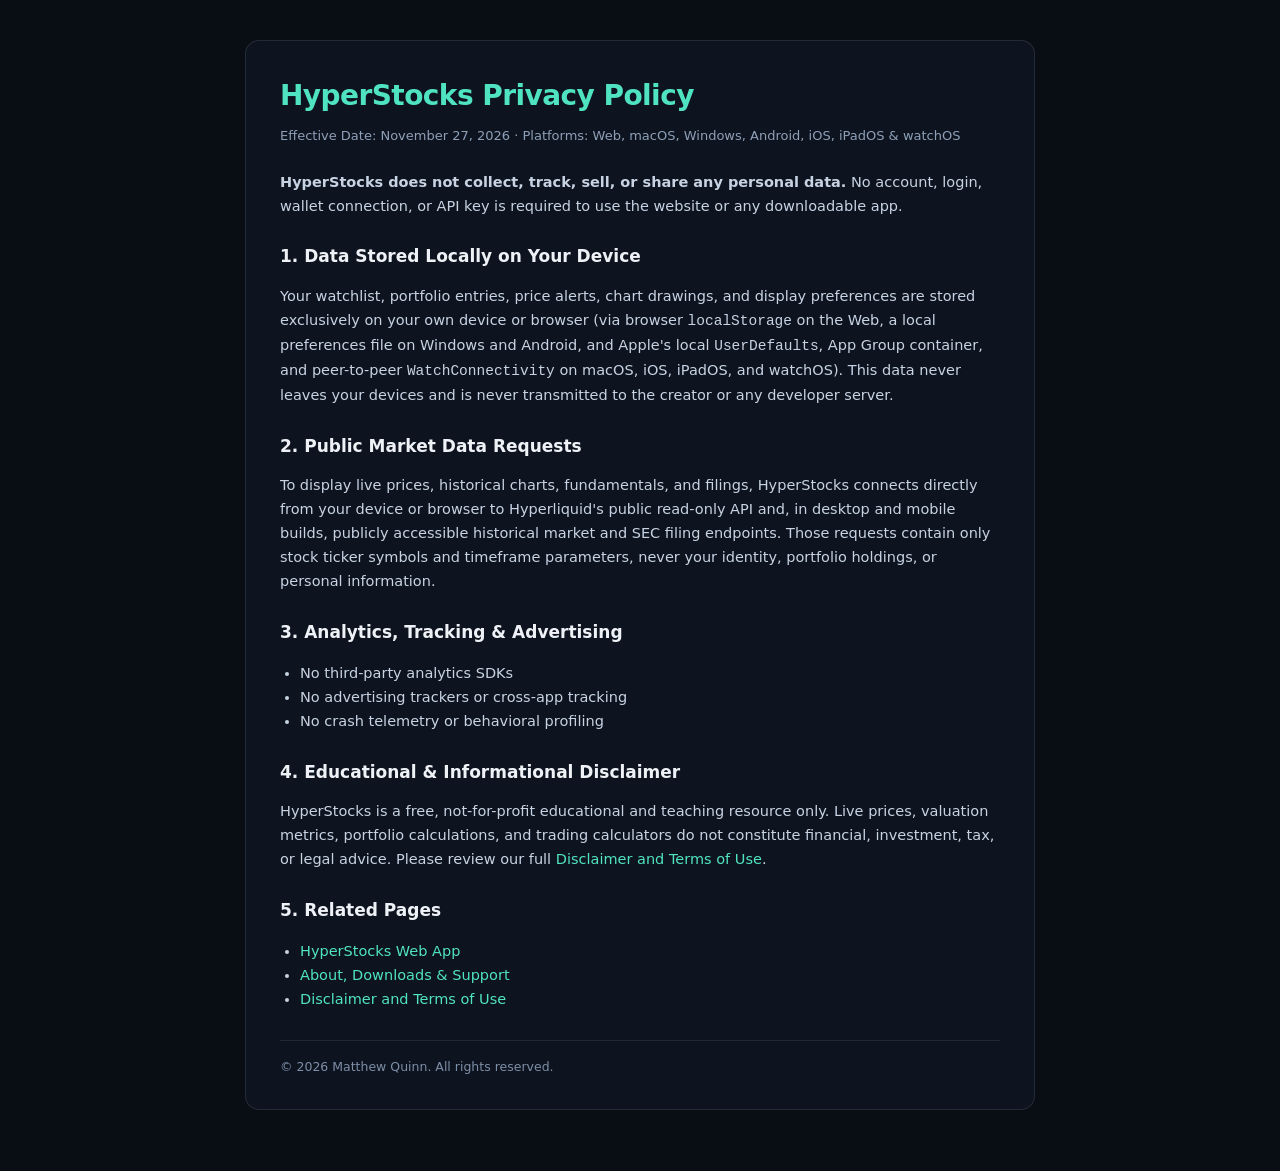
<file: privacy.html>
<!DOCTYPE html>
<html lang="en">
<head>
  <meta charset="UTF-8" />
  <meta name="viewport" content="width=device-width, initial-scale=1.0" />
  <title>HyperStocks Privacy Policy</title>
  <link rel="icon" type="image/svg+xml" href="data:image/svg+xml,%3Csvg xmlns='http://www.w3.org/2000/svg' viewBox='0 0 24 24'%3E%3Crect width='24' height='24' rx='5' fill='%23090d14'/%3E%3Crect x='4' y='10' width='3.2' height='8' rx='1' fill='%2300d395'/%3E%3Crect x='10.4' y='7' width='3.2' height='7' rx='1' fill='%23ff4d6d'/%3E%3Crect x='16.8' y='4' width='3.2' height='9' rx='1' fill='%2350e3c2'/%3E%3C/svg%3E" />
  <style>
    :root { color-scheme: dark; }
    body {
      margin: 0;
      padding: 40px 20px 64px;
      background: #090d14;
      color: #e6edf5;
      font-family: -apple-system, BlinkMacSystemFont, "SF Pro Text", system-ui, sans-serif;
      line-height: 1.65;
    }
    main {
      max-width: 720px;
      margin: 0 auto;
      background: #0e141f;
      border: 1px solid rgba(148, 163, 184, 0.16);
      border-radius: 14px;
      padding: 32px 34px;
    }
    h1 { margin: 0 0 6px; font-size: 28px; letter-spacing: -0.02em; color: #50e3c2; }
    .meta { color: #8ea0b8; font-size: 13px; margin-bottom: 24px; }
    h2 { font-size: 17px; margin: 24px 0 8px; color: #eef2f7; }
    p, li { color: #c7d3e3; font-size: 14.5px; }
    ul { padding-left: 20px; }
    a { color: #50e3c2; text-decoration: none; }
    a:hover { text-decoration: underline; }
    footer { margin-top: 28px; padding-top: 16px; border-top: 1px solid rgba(148, 163, 184, 0.14); font-size: 12.5px; color: #7c8ea6; }
  </style>
</head>
<body>
  <main>
    <h1>HyperStocks Privacy Policy</h1>
    <div class="meta">Effective Date: November 27, 2026 · Platforms: Web, macOS, Windows, Android, iOS, iPadOS &amp; watchOS</div>

    <p><strong>HyperStocks does not collect, track, sell, or share any personal data.</strong> No account, login, wallet connection, or API key is required to use the website or any downloadable app.</p>

    <h2>1. Data Stored Locally on Your Device</h2>
    <p>Your watchlist, portfolio entries, price alerts, chart drawings, and display preferences are stored exclusively on your own device or browser (via browser <code>localStorage</code> on the Web, a local preferences file on Windows and Android, and Apple's local <code>UserDefaults</code>, App Group container, and peer-to-peer <code>WatchConnectivity</code> on macOS, iOS, iPadOS, and watchOS). This data never leaves your devices and is never transmitted to the creator or any developer server.</p>

    <h2>2. Public Market Data Requests</h2>
    <p>To display live prices, historical charts, fundamentals, and filings, HyperStocks connects directly from your device or browser to Hyperliquid's public read-only API and, in desktop and mobile builds, publicly accessible historical market and SEC filing endpoints. Those requests contain only stock ticker symbols and timeframe parameters, never your identity, portfolio holdings, or personal information.</p>

    <h2>3. Analytics, Tracking &amp; Advertising</h2>
    <ul>
      <li>No third-party analytics SDKs</li>
      <li>No advertising trackers or cross-app tracking</li>
      <li>No crash telemetry or behavioral profiling</li>
    </ul>

    <h2>4. Educational &amp; Informational Disclaimer</h2>
    <p>HyperStocks is a free, not-for-profit educational and teaching resource only. Live prices, valuation metrics, portfolio calculations, and trading calculators do not constitute financial, investment, tax, or legal advice. Please review our full <a href="terms.html">Disclaimer and Terms of Use</a>.</p>

    <h2>5. Related Pages</h2>
    <ul>
      <li><a href="index.html">HyperStocks Web App</a></li>
      <li><a href="support.html">About, Downloads &amp; Support</a></li>
      <li><a href="terms.html">Disclaimer and Terms of Use</a></li>
    </ul>

    <footer>© 2026 Matthew Quinn. All rights reserved.</footer>
  </main>
</body>
</html>
</file>
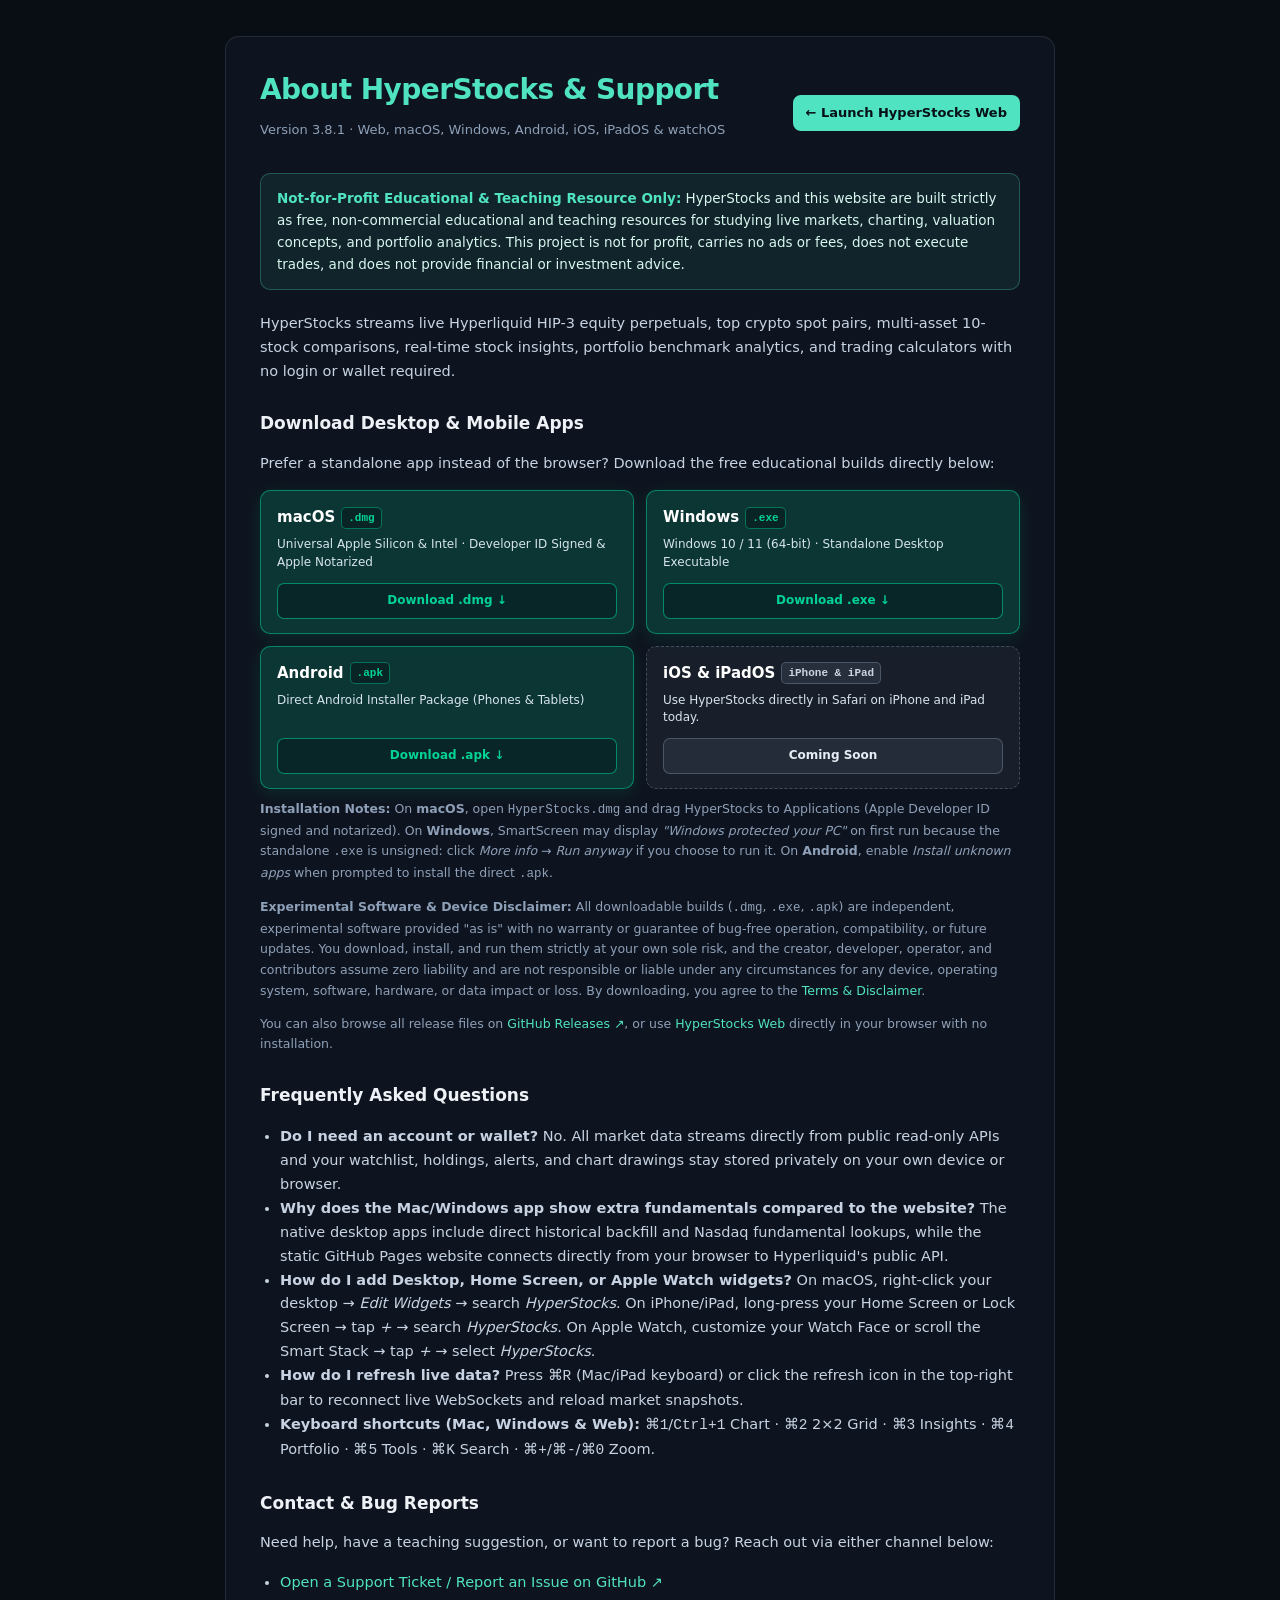
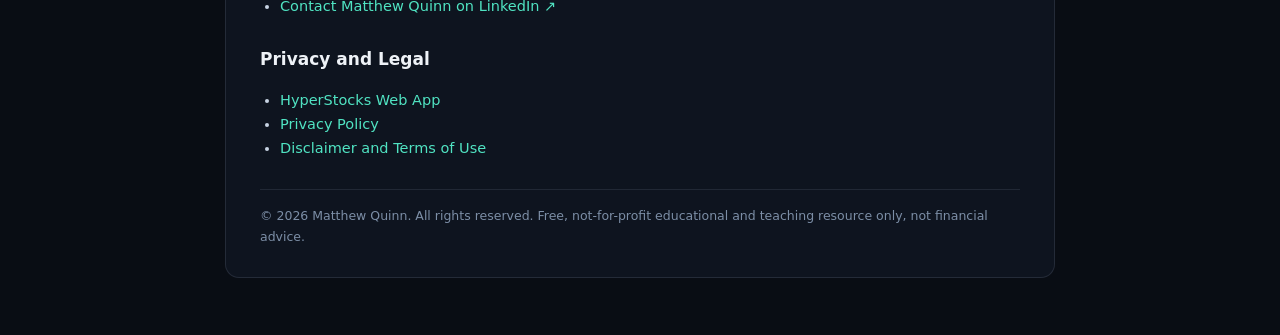
<file: support.html>
<!DOCTYPE html>
<html lang="en">
<head>
  <meta charset="UTF-8" />
  <meta name="viewport" content="width=device-width, initial-scale=1.0" />
  <title>About HyperStocks &amp; Support</title>
  <link rel="icon" type="image/svg+xml" href="data:image/svg+xml,%3Csvg xmlns='http://www.w3.org/2000/svg' viewBox='0 0 24 24'%3E%3Crect width='24' height='24' rx='5' fill='%23090d14'/%3E%3Crect x='4' y='10' width='3.2' height='8' rx='1' fill='%2300d395'/%3E%3Crect x='10.4' y='7' width='3.2' height='7' rx='1' fill='%23ff4d6d'/%3E%3Crect x='16.8' y='4' width='3.2' height='9' rx='1' fill='%2350e3c2'/%3E%3C/svg%3E" />
  <style>
    :root { color-scheme: dark; }
    body {
      margin: 0;
      padding: 36px 20px 64px;
      background: #090d14;
      color: #e6edf5;
      font-family: -apple-system, BlinkMacSystemFont, "SF Pro Text", system-ui, sans-serif;
      line-height: 1.65;
    }
    main {
      max-width: 760px;
      margin: 0 auto;
      background: #0e141f;
      border: 1px solid rgba(148, 163, 184, 0.16);
      border-radius: 14px;
      padding: 30px 34px;
    }
    .top-bar {
      display: flex;
      align-items: center;
      justify-content: space-between;
      flex-wrap: wrap;
      gap: 10px;
      margin-bottom: 14px;
    }
    .launch-btn {
      display: inline-flex;
      align-items: center;
      gap: 6px;
      padding: 7px 13px;
      border-radius: 8px;
      background: #50e3c2;
      color: #061016 !important;
      font-size: 13px;
      font-weight: 700;
      text-decoration: none !important;
    }
    .launch-btn:hover { background: #6ff0d4; }
    h1 { margin: 0 0 6px; font-size: 28px; letter-spacing: -0.02em; color: #50e3c2; }
    .meta { color: #8ea0b8; font-size: 13px; margin-bottom: 18px; }
    .nonprofit-banner {
      padding: 13px 16px;
      border-radius: 10px;
      background: rgba(80, 227, 194, 0.08);
      border: 1px solid rgba(80, 227, 194, 0.28);
      color: #d7f7ef;
      font-size: 13.5px;
      margin-bottom: 22px;
    }
    .nonprofit-banner strong { color: #50e3c2; }
    h2 { font-size: 17px; margin: 26px 0 10px; color: #eef2f7; }
    p, li { color: #c7d3e3; font-size: 14.5px; }
    ul { padding-left: 20px; }
    a { color: #50e3c2; text-decoration: none; }
    a:hover { text-decoration: underline; }
    .dl-grid {
      display: grid;
      grid-template-columns: repeat(2, minmax(0, 1fr));
      gap: 12px;
      margin: 12px 0 10px;
    }
    @media (max-width: 600px) {
      .dl-grid { grid-template-columns: 1fr; }
    }
    .dl-card {
      display: flex;
      flex-direction: column;
      gap: 6px;
      padding: 14px 16px;
      border-radius: 10px;
      background: rgba(0, 211, 149, 0.18);
      border: 1px solid rgba(0, 211, 149, 0.52);
      box-shadow: 0 4px 16px rgba(0, 211, 149, 0.12);
      color: #f1f5f9 !important;
      text-decoration: none !important;
      transition: border-color 0.14s ease, background-color 0.14s ease, box-shadow 0.14s ease, transform 0.12s ease;
    }
    .dl-card:hover {
      border-color: rgba(0, 211, 149, 0.85);
      background: rgba(0, 211, 149, 0.27);
      box-shadow: 0 6px 22px rgba(0, 211, 149, 0.24);
      transform: translateY(-1px);
    }
    .dl-title { display: flex; align-items: center; flex-wrap: wrap; gap: 6px; font-size: 15px; font-weight: 700; color: #ffffff; }
    .dl-ext {
      display: inline-block;
      margin-left: 0;
      padding: 1px 6px;
      border-radius: 5px;
      font-size: 11px;
      font-weight: 700;
      font-family: ui-monospace, SFMono-Regular, Menlo, monospace;
      background: rgba(6, 16, 22, 0.45);
      border: 1px solid rgba(0, 211, 149, 0.45);
      color: #00d395;
    }
    .dl-sub { font-size: 12px; color: #d7e4ef; line-height: 1.45; flex: 1 1 auto; }
    .dl-cta {
      margin-top: 6px;
      padding: 7px 10px;
      border-radius: 7px;
      background: rgba(6, 16, 22, 0.42);
      border: 1px solid rgba(0, 211, 149, 0.58);
      color: #00d395;
      font-size: 12px;
      font-weight: 700;
      text-align: center;
      white-space: nowrap;
      transition: background-color 0.14s ease, color 0.14s ease, border-color 0.14s ease;
    }
    .dl-card:hover .dl-cta {
      background: #00d395;
      border-color: #00d395;
      color: #061016;
    }
    .dl-card.coming-soon {
      background: rgba(148, 163, 184, 0.08);
      border: 1px dashed rgba(148, 163, 184, 0.34);
      box-shadow: none;
      cursor: default;
    }
    .dl-card.coming-soon:hover {
      transform: none;
      background: rgba(148, 163, 184, 0.1);
      border-color: rgba(148, 163, 184, 0.44);
      box-shadow: none;
    }
    .dl-card.coming-soon .dl-ext {
      background: rgba(148, 163, 184, 0.12);
      border-color: rgba(148, 163, 184, 0.34);
      color: #cbd5e1;
    }
    .dl-card.coming-soon .dl-cta {
      background: rgba(148, 163, 184, 0.1);
      border-color: rgba(148, 163, 184, 0.34);
      color: #e6edf5;
    }
    .dl-card.coming-soon:hover .dl-cta {
      background: rgba(148, 163, 184, 0.1);
      border-color: rgba(148, 163, 184, 0.34);
      color: #e6edf5;
    }
    .dl-note { font-size: 12.5px; color: #8ea0b8; margin-top: 6px; }
    footer { margin-top: 28px; padding-top: 16px; border-top: 1px solid rgba(148, 163, 184, 0.14); font-size: 12.5px; color: #7c8ea6; }
  </style>
</head>
<body>
  <main>
    <div class="top-bar">
      <div>
        <h1>About HyperStocks &amp; Support</h1>
        <div class="meta">Version 3.8.1 · Web, macOS, Windows, Android, iOS, iPadOS &amp; watchOS</div>
      </div>
      <a class="launch-btn" href="index.html">← Launch HyperStocks Web</a>
    </div>

    <div class="nonprofit-banner">
      <strong>Not-for-Profit Educational &amp; Teaching Resource Only:</strong> HyperStocks and this website are built strictly as free, non-commercial educational and teaching resources for studying live markets, charting, valuation concepts, and portfolio analytics. This project is not for profit, carries no ads or fees, does not execute trades, and does not provide financial or investment advice.
    </div>

    <p>HyperStocks streams live Hyperliquid HIP-3 equity perpetuals, top crypto spot pairs, multi-asset 10-stock comparisons, real-time stock insights, portfolio benchmark analytics, and trading calculators with no login or wallet required.</p>

    <h2>Download Desktop &amp; Mobile Apps</h2>
    <p>Prefer a standalone app instead of the browser? Download the free educational builds directly below:</p>
    <div class="dl-grid">
      <a class="dl-card" href="https://github.com/MJQSK/hyperstocks-site/releases/latest/download/HyperStocks.dmg">
        <div class="dl-title">macOS <span class="dl-ext">.dmg</span></div>
        <div class="dl-sub">Universal Apple Silicon &amp; Intel · Developer ID Signed &amp; Apple Notarized</div>
        <div class="dl-cta">Download .dmg ↓</div>
      </a>
      <a class="dl-card" href="https://github.com/MJQSK/hyperstocks-site/releases/latest/download/HyperStocks.exe">
        <div class="dl-title">Windows <span class="dl-ext">.exe</span></div>
        <div class="dl-sub">Windows 10 / 11 (64-bit) · Standalone Desktop Executable</div>
        <div class="dl-cta">Download .exe ↓</div>
      </a>
      <a class="dl-card" href="https://github.com/MJQSK/hyperstocks-site/releases/latest/download/HyperStocks.apk">
        <div class="dl-title">Android <span class="dl-ext">.apk</span></div>
        <div class="dl-sub">Direct Android Installer Package (Phones &amp; Tablets)</div>
        <div class="dl-cta">Download .apk ↓</div>
      </a>
      <div class="dl-card coming-soon" aria-disabled="true">
        <div class="dl-title">iOS &amp; iPadOS <span class="dl-ext">iPhone &amp; iPad</span></div>
        <div class="dl-sub">Use HyperStocks directly in Safari on iPhone and iPad today.</div>
        <div class="dl-cta">Coming Soon</div>
      </div>
    </div>
    <p class="dl-note"><strong>Installation Notes:</strong> On <strong>macOS</strong>, open <code>HyperStocks.dmg</code> and drag HyperStocks to Applications (Apple Developer ID signed and notarized). On <strong>Windows</strong>, SmartScreen may display <em>"Windows protected your PC"</em> on first run because the standalone <code>.exe</code> is unsigned: click <em>More info</em> → <em>Run anyway</em> if you choose to run it. On <strong>Android</strong>, enable <em>Install unknown apps</em> when prompted to install the direct <code>.apk</code>.</p>
    <p class="dl-note"><strong>Experimental Software &amp; Device Disclaimer:</strong> All downloadable builds (<code>.dmg</code>, <code>.exe</code>, <code>.apk</code>) are independent, experimental software provided "as is" with no warranty or guarantee of bug-free operation, compatibility, or future updates. You download, install, and run them strictly at your own sole risk, and the creator, developer, operator, and contributors assume zero liability and are not responsible or liable under any circumstances for any device, operating system, software, hardware, or data impact or loss. By downloading, you agree to the <a href="terms.html">Terms &amp; Disclaimer</a>.</p>
    <p class="dl-note">You can also browse all release files on <a href="https://github.com/MJQSK/hyperstocks-site/releases/latest" target="_blank" rel="noopener noreferrer">GitHub Releases ↗</a>, or use <a href="index.html">HyperStocks Web</a> directly in your browser with no installation.</p>

    <h2>Frequently Asked Questions</h2>
    <ul>
      <li><strong>Do I need an account or wallet?</strong> No. All market data streams directly from public read-only APIs and your watchlist, holdings, alerts, and chart drawings stay stored privately on your own device or browser.</li>
      <li><strong>Why does the Mac/Windows app show extra fundamentals compared to the website?</strong> The native desktop apps include direct historical backfill and Nasdaq fundamental lookups, while the static GitHub Pages website connects directly from your browser to Hyperliquid's public API.</li>
      <li><strong>How do I add Desktop, Home Screen, or Apple Watch widgets?</strong> On macOS, right-click your desktop → <em>Edit Widgets</em> → search <em>HyperStocks</em>. On iPhone/iPad, long-press your Home Screen or Lock Screen → tap <em>+</em> → search <em>HyperStocks</em>. On Apple Watch, customize your Watch Face or scroll the Smart Stack → tap <em>+</em> → select <em>HyperStocks</em>.</li>
      <li><strong>How do I refresh live data?</strong> Press <code>⌘R</code> (Mac/iPad keyboard) or click the refresh icon in the top-right bar to reconnect live WebSockets and reload market snapshots.</li>
      <li><strong>Keyboard shortcuts (Mac, Windows &amp; Web):</strong> <code>⌘1</code>/<code>Ctrl+1</code> Chart · <code>⌘2</code> 2×2 Grid · <code>⌘3</code> Insights · <code>⌘4</code> Portfolio · <code>⌘5</code> Tools · <code>⌘K</code> Search · <code>⌘+</code>/<code>⌘-</code>/<code>⌘0</code> Zoom.</li>
    </ul>

    <h2>Contact &amp; Bug Reports</h2>
    <p>Need help, have a teaching suggestion, or want to report a bug? Reach out via either channel below:</p>
    <ul>
      <li><a href="https://github.com/MJQSK/hyperstocks-site/issues" target="_blank" rel="noopener noreferrer">Open a Support Ticket / Report an Issue on GitHub ↗</a></li>
      <li><a href="https://www.linkedin.com/in/matthewjosephquinn/" target="_blank" rel="noopener noreferrer">Contact Matthew Quinn on LinkedIn ↗</a></li>
    </ul>

    <h2>Privacy and Legal</h2>
    <ul>
      <li><a href="index.html">HyperStocks Web App</a></li>
      <li><a href="privacy.html">Privacy Policy</a></li>
      <li><a href="terms.html">Disclaimer and Terms of Use</a></li>
    </ul>

    <footer>© 2026 Matthew Quinn. All rights reserved. Free, not-for-profit educational and teaching resource only, not financial advice.</footer>
  </main>
</body>
</html>
</file>
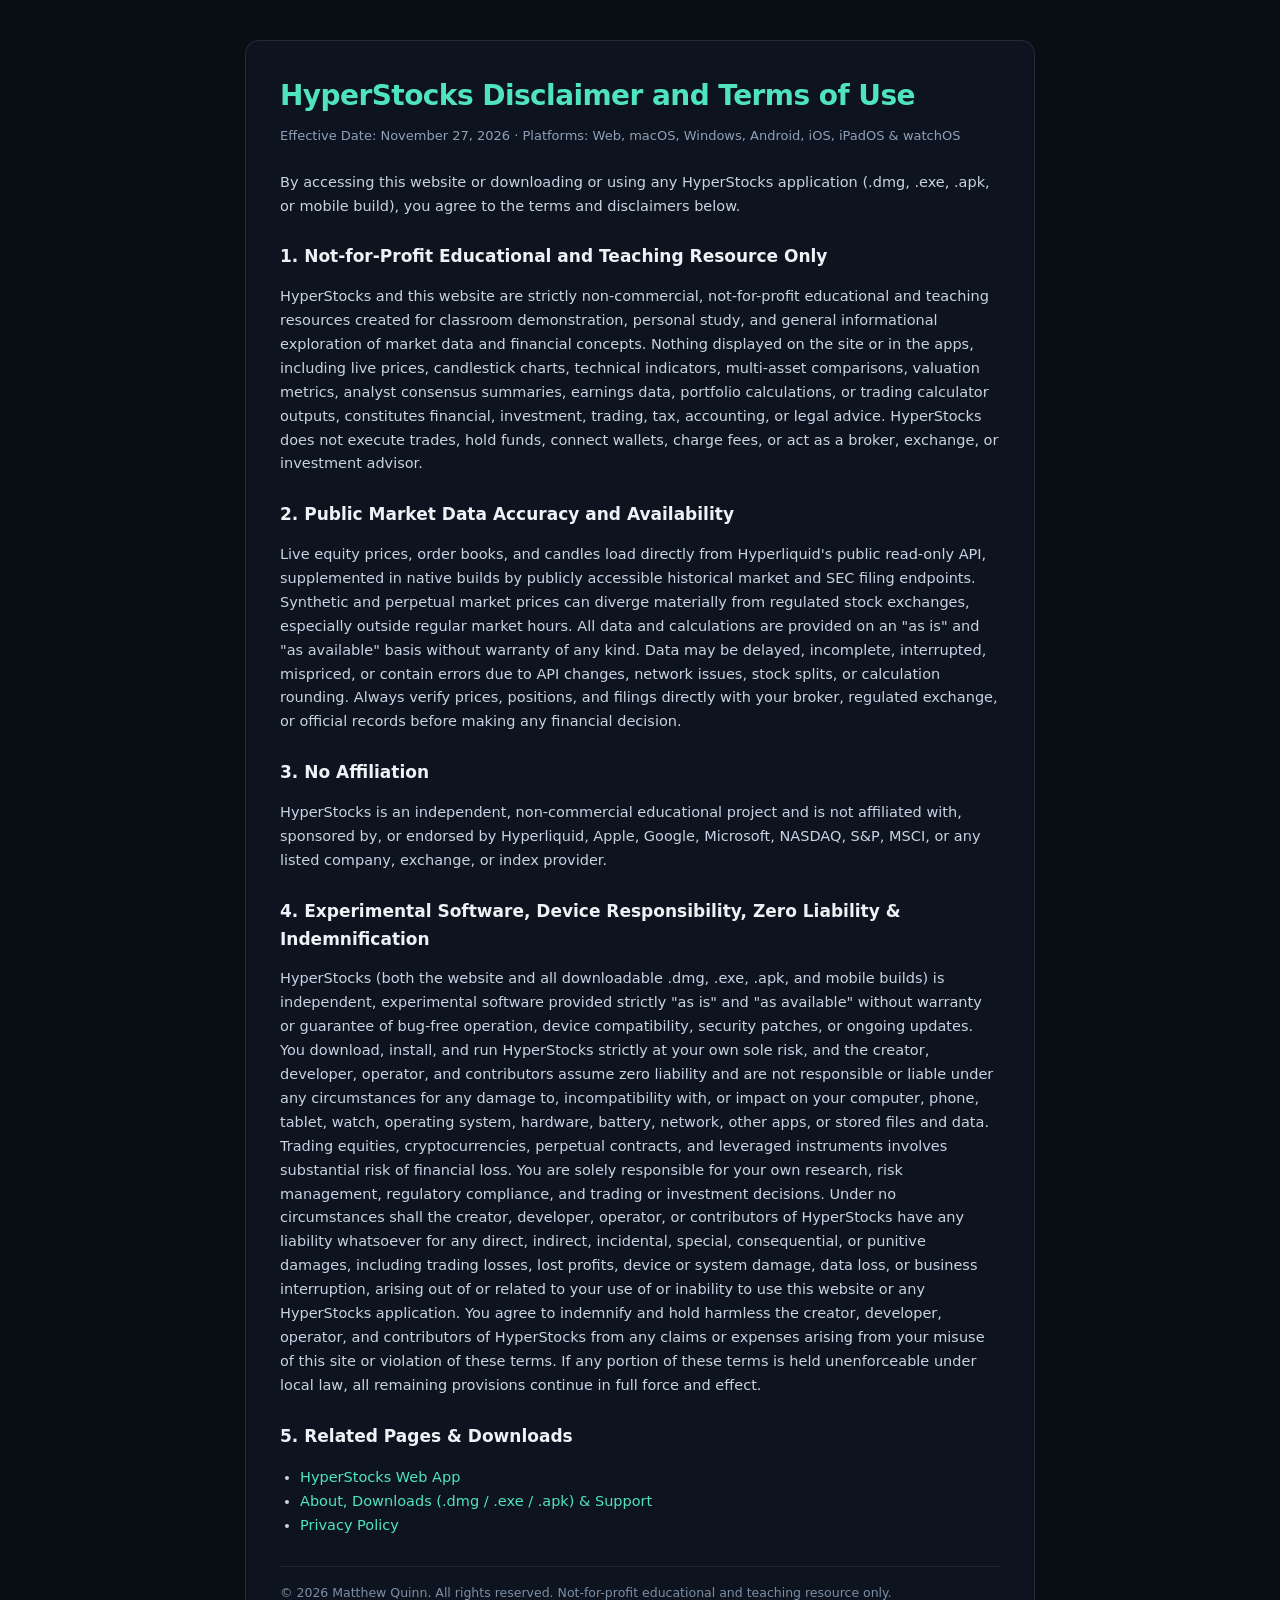
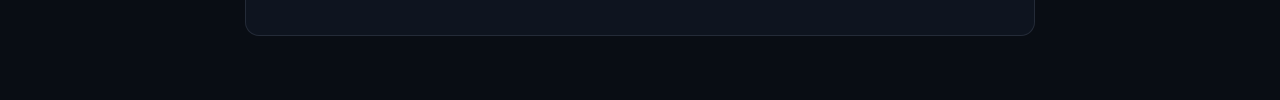
<file: terms.html>
<!DOCTYPE html>
<html lang="en">
<head>
  <meta charset="UTF-8" />
  <meta name="viewport" content="width=device-width, initial-scale=1.0" />
  <title>HyperStocks Disclaimer and Terms of Use</title>
  <link rel="icon" type="image/svg+xml" href="data:image/svg+xml,%3Csvg xmlns='http://www.w3.org/2000/svg' viewBox='0 0 24 24'%3E%3Crect width='24' height='24' rx='5' fill='%23090d14'/%3E%3Crect x='4' y='10' width='3.2' height='8' rx='1' fill='%2300d395'/%3E%3Crect x='10.4' y='7' width='3.2' height='7' rx='1' fill='%23ff4d6d'/%3E%3Crect x='16.8' y='4' width='3.2' height='9' rx='1' fill='%2350e3c2'/%3E%3C/svg%3E" />
  <style>
    :root { color-scheme: dark; }
    body {
      margin: 0;
      padding: 40px 20px 64px;
      background: #090d14;
      color: #e6edf5;
      font-family: -apple-system, BlinkMacSystemFont, "SF Pro Text", system-ui, sans-serif;
      line-height: 1.65;
    }
    main {
      max-width: 720px;
      margin: 0 auto;
      background: #0e141f;
      border: 1px solid rgba(148, 163, 184, 0.16);
      border-radius: 14px;
      padding: 32px 34px;
    }
    h1 { margin: 0 0 6px; font-size: 28px; letter-spacing: -0.02em; color: #50e3c2; }
    .meta { color: #8ea0b8; font-size: 13px; margin-bottom: 24px; }
    h2 { font-size: 17px; margin: 24px 0 8px; color: #eef2f7; }
    p, li { color: #c7d3e3; font-size: 14.5px; }
    ul { padding-left: 20px; }
    a { color: #50e3c2; text-decoration: none; }
    a:hover { text-decoration: underline; }
    footer { margin-top: 28px; padding-top: 16px; border-top: 1px solid rgba(148, 163, 184, 0.14); font-size: 12.5px; color: #7c8ea6; }
  </style>
</head>
<body>
  <main>
    <h1>HyperStocks Disclaimer and Terms of Use</h1>
    <div class="meta">Effective Date: November 27, 2026 · Platforms: Web, macOS, Windows, Android, iOS, iPadOS &amp; watchOS</div>

    <p>By accessing this website or downloading or using any HyperStocks application (.dmg, .exe, .apk, or mobile build), you agree to the terms and disclaimers below.</p>

    <h2>1. Not-for-Profit Educational and Teaching Resource Only</h2>
    <p>HyperStocks and this website are strictly non-commercial, not-for-profit educational and teaching resources created for classroom demonstration, personal study, and general informational exploration of market data and financial concepts. Nothing displayed on the site or in the apps, including live prices, candlestick charts, technical indicators, multi-asset comparisons, valuation metrics, analyst consensus summaries, earnings data, portfolio calculations, or trading calculator outputs, constitutes financial, investment, trading, tax, accounting, or legal advice. HyperStocks does not execute trades, hold funds, connect wallets, charge fees, or act as a broker, exchange, or investment advisor.</p>

    <h2>2. Public Market Data Accuracy and Availability</h2>
    <p>Live equity prices, order books, and candles load directly from Hyperliquid's public read-only API, supplemented in native builds by publicly accessible historical market and SEC filing endpoints. Synthetic and perpetual market prices can diverge materially from regulated stock exchanges, especially outside regular market hours. All data and calculations are provided on an "as is" and "as available" basis without warranty of any kind. Data may be delayed, incomplete, interrupted, mispriced, or contain errors due to API changes, network issues, stock splits, or calculation rounding. Always verify prices, positions, and filings directly with your broker, regulated exchange, or official records before making any financial decision.</p>

    <h2>3. No Affiliation</h2>
    <p>HyperStocks is an independent, non-commercial educational project and is not affiliated with, sponsored by, or endorsed by Hyperliquid, Apple, Google, Microsoft, NASDAQ, S&amp;P, MSCI, or any listed company, exchange, or index provider.</p>

    <h2>4. Experimental Software, Device Responsibility, Zero Liability &amp; Indemnification</h2>
    <p>HyperStocks (both the website and all downloadable .dmg, .exe, .apk, and mobile builds) is independent, experimental software provided strictly "as is" and "as available" without warranty or guarantee of bug-free operation, device compatibility, security patches, or ongoing updates. You download, install, and run HyperStocks strictly at your own sole risk, and the creator, developer, operator, and contributors assume zero liability and are not responsible or liable under any circumstances for any damage to, incompatibility with, or impact on your computer, phone, tablet, watch, operating system, hardware, battery, network, other apps, or stored files and data. Trading equities, cryptocurrencies, perpetual contracts, and leveraged instruments involves substantial risk of financial loss. You are solely responsible for your own research, risk management, regulatory compliance, and trading or investment decisions. Under no circumstances shall the creator, developer, operator, or contributors of HyperStocks have any liability whatsoever for any direct, indirect, incidental, special, consequential, or punitive damages, including trading losses, lost profits, device or system damage, data loss, or business interruption, arising out of or related to your use of or inability to use this website or any HyperStocks application. You agree to indemnify and hold harmless the creator, developer, operator, and contributors of HyperStocks from any claims or expenses arising from your misuse of this site or violation of these terms. If any portion of these terms is held unenforceable under local law, all remaining provisions continue in full force and effect.</p>

    <h2>5. Related Pages &amp; Downloads</h2>
    <ul>
      <li><a href="index.html">HyperStocks Web App</a></li>
      <li><a href="support.html">About, Downloads (.dmg / .exe / .apk) &amp; Support</a></li>
      <li><a href="privacy.html">Privacy Policy</a></li>
    </ul>

    <footer>© 2026 Matthew Quinn. All rights reserved. Not-for-profit educational and teaching resource only.</footer>
  </main>
</body>
</html>
</file>
<file: styles.css>
/* HyperStocks — Dark Trading Terminal Stylesheet */

:root {
  --bg-base: #090d14;
  --bg-panel: #0e141f;
  --bg-elevated: #141d2b;
  --bg-hover: #1a2436;
  --border: rgba(148, 163, 184, 0.11);
  --border-strong: rgba(148, 163, 184, 0.22);
  --text-primary: #eef2f7;
  --text-secondary: #8ea0b8;
  --text-muted: #5a6c85;
  --accent: #50e3c2;
  --accent-dim: rgba(80, 227, 194, 0.14);
  --bull: #00d395;
  --bull-rgb: 0, 211, 149;
  --bull-dark: #059669;
  --bull-bg: rgba(0, 211, 149, 0.13);
  --bear: #ff4d6d;
  --bear-rgb: 255, 77, 109;
  --bear-dark: #be123c;
  --bear-bg: rgba(255, 77, 109, 0.13);
  --amber: #fbbf24;
  --cyan: #38bdf8;
  --violet: #a78bfa;
  --font-ui: -apple-system, BlinkMacSystemFont, "SF Pro Text", "Inter", system-ui, sans-serif;
  --font-mono: ui-monospace, "SF Mono", SFMono-Regular, Menlo, Monaco, monospace;
}

body.color-asia {
  --bull: #ff4d6d;
  --bull-rgb: 255, 77, 109;
  --bull-dark: #be123c;
  --bull-bg: rgba(255, 77, 109, 0.13);
  --bear: #00d395;
  --bear-rgb: 0, 211, 149;
  --bear-dark: #059669;
  --bear-bg: rgba(0, 211, 149, 0.13);
}

* {
  box-sizing: border-box;
  margin: 0;
  padding: 0;
  -webkit-font-smoothing: antialiased;
}

html, body {
  width: 100%;
  height: 100%;
  overflow: hidden;
  background: var(--bg-base);
  color: var(--text-primary);
  font-family: var(--font-ui);
  font-size: 12.5px;
  user-select: none;
}

.hidden {
  display: none !important;
}

.app-shell {
  display: flex;
  flex-direction: column;
  width: 100%;
  height: 100%;
}

/* Titlebar */
.titlebar {
  height: 44px;
  min-height: 44px;
  background: #0b1019;
  border-bottom: 1px solid var(--border);
  display: flex;
  align-items: center;
  justify-content: space-between;
  padding: 0 12px 0 76px; /* 76px leaves clean room for macOS traffic lights */
  gap: 8px;
  cursor: default;
  overflow: hidden;
}

body.platform-win .titlebar {
  padding-left: 14px;
}

body.platform-web .ios-device-btn {
  display: none !important;
}

.titlebar-left, .titlebar-center, .titlebar-right {
  display: flex;
  align-items: center;
  gap: 7px;
  min-width: 0;
  flex-shrink: 0;
}

.titlebar-left {
  flex-shrink: 1;
}

/* Always-visible Live Portfolio Banner in Titlebar */
.portfolio-banner {
  display: inline-flex;
  align-items: center;
  gap: 10px;
  padding: 4px 11px;
  border-radius: 8px;
  background: rgba(14, 21, 33, 0.92);
  border: 1px solid rgba(80, 227, 194, 0.22);
  color: var(--text-primary);
  cursor: pointer;
  transition: border-color 0.14s ease, background-color 0.14s ease;
  font-family: var(--font-mono);
  min-width: 0;
  flex-shrink: 1;
  overflow: hidden;
  white-space: nowrap;
}

.portfolio-banner:hover {
  background: #141e2f;
  border-color: rgba(80, 227, 194, 0.5);
}

.pb-section {
  display: inline-flex;
  align-items: baseline;
  gap: 6px;
}

.pb-label {
  font-family: var(--font-ui);
  font-size: 9.5px;
  font-weight: 700;
  letter-spacing: 0.05em;
  color: var(--text-muted);
}

.pb-val {
  font-size: 12.5px;
  font-weight: 700;
  color: var(--text-primary);
}

.pb-pnl {
  font-size: 11.5px;
  font-weight: 600;
}

.pb-pnl.up, .kpi-value.up, .kpi-sub.up { color: var(--bull); }
.pb-pnl.down, .kpi-value.down, .kpi-sub.down { color: var(--bear); }
.pb-pnl.neutral, .kpi-value.neutral, .kpi-sub.neutral { color: var(--text-secondary); }

.pb-sep {
  width: 1px;
  height: 15px;
  background: var(--border-strong);
}

.quick-insight-btn {
  background: rgba(56, 189, 248, 0.13);
  border: 1px solid rgba(56, 189, 248, 0.32);
  color: var(--cyan);
  font-size: 10.5px;
  font-weight: 700;
  padding: 3px 8px;
  border-radius: 5px;
  cursor: pointer;
  transition: all 0.12s ease;
}

.quick-insight-btn:hover {
  background: rgba(56, 189, 248, 0.24);
  color: #7dd3fc;
}

.quick-hold-btn {
  background: var(--accent-dim);
  border: 1px solid rgba(80, 227, 194, 0.3);
  color: var(--accent);
  font-size: 10.5px;
  font-weight: 700;
  padding: 3px 8px;
  border-radius: 5px;
  cursor: pointer;
  transition: all 0.12s ease;
}

.quick-hold-btn:hover {
  background: rgba(80, 227, 194, 0.22);
}

.brand {
  display: flex;
  align-items: center;
  gap: 8px;
}

.brand-icon {
  width: 20px;
  height: 20px;
}

.brand-name {
  font-weight: 700;
  font-size: 14px;
  letter-spacing: -0.02em;
  color: var(--text-primary);
}

.status-pill {
  display: flex;
  align-items: center;
  gap: 6px;
  padding: 3px 9px;
  border-radius: 999px;
  font-size: 11px;
  font-weight: 600;
  font-family: var(--font-mono);
  background: rgba(148, 163, 184, 0.08);
  color: var(--text-secondary);
  border: 1px solid var(--border);
}

.status-dot {
  width: 7px;
  height: 7px;
  border-radius: 50%;
  background: var(--amber);
}

.status-pill.connected {
  color: #00d395;
  border-color: rgba(0, 211, 149, 0.25);
  background: rgba(0, 211, 149, 0.08);
}

.status-pill.connected .status-dot {
  background: #00d395;
  box-shadow: 0 0 8px rgba(0, 211, 149, 0.85);
}

.status-pill.reconnecting .status-dot {
  background: var(--amber);
  animation: pulse 1.2s infinite;
}

@keyframes pulse {
  0%, 100% { opacity: 1; }
  50% { opacity: 0.3; }
}

.meta-pill {
  font-size: 11px;
  color: var(--text-secondary);
  padding: 3px 8px;
  border-radius: 6px;
  background: rgba(148, 163, 184, 0.06);
}

.segmented {
  display: inline-flex;
  background: var(--bg-base);
  border: 1px solid var(--border);
  border-radius: 7px;
  padding: 2px;
  gap: 2px;
}

.seg-btn {
  background: transparent;
  border: none;
  color: var(--text-secondary);
  font-size: 11.5px;
  font-weight: 600;
  padding: 4px 10px;
  border-radius: 5px;
  cursor: pointer;
  transition: all 0.14s ease;
}

.seg-btn:hover {
  color: var(--text-primary);
}

.seg-btn.active {
  background: var(--bg-elevated);
  color: var(--accent);
  box-shadow: inset 0 0 0 1px rgba(80, 227, 194, 0.24);
}

.icon-btn {
  width: 28px;
  height: 28px;
  border-radius: 7px;
  border: 1px solid var(--border);
  background: var(--bg-panel);
  color: var(--text-secondary);
  display: inline-flex;
  align-items: center;
  justify-content: center;
  cursor: pointer;
  transition: all 0.14s ease;
}

.icon-btn:hover {
  color: var(--text-primary);
  background: var(--bg-hover);
  border-color: var(--border-strong);
}

/* Workspace Split */
.workspace {
  flex: 1;
  display: flex;
  min-height: 0;
  overflow: hidden;
}

/* Sidebar */
.sidebar {
  width: clamp(192px, 20vw, 276px);
  min-width: 190px;
  flex-shrink: 0;
  background: var(--bg-panel);
  border-right: 1px solid var(--border);
  display: flex;
  flex-direction: column;
  min-height: 0;
}

.search-wrap {
  position: relative;
  padding: 10px 10px 8px;
}

.search-icon {
  position: absolute;
  left: 19px;
  top: 50%;
  transform: translateY(-44%);
  color: var(--text-muted);
  pointer-events: none;
}

.search-wrap input {
  width: 100%;
  background: var(--bg-base);
  border: 1px solid var(--border);
  border-radius: 7px;
  padding: 7px 26px 7px 30px;
  color: var(--text-primary);
  font-size: 12px;
  outline: none;
  user-select: text;
  transition: border-color 0.15s ease;
}

.search-wrap input:focus {
  border-color: rgba(80, 227, 194, 0.5);
}

.search-wrap input::placeholder {
  color: var(--text-muted);
}

.clear-btn {
  position: absolute;
  right: 16px;
  top: 50%;
  transform: translateY(-45%);
  background: none;
  border: none;
  color: var(--text-secondary);
  font-size: 15px;
  cursor: pointer;
  padding: 0 4px;
}

.tab-bar {
  display: grid;
  grid-template-columns: 26px minmax(0, 1.15fr) minmax(0, 1.15fr) minmax(0, 1.05fr) 30px;
  gap: 2px;
  padding: 0 8px 8px;
}

.tab-btn {
  background: transparent;
  border: 1px solid transparent;
  border-radius: 6px;
  color: var(--text-secondary);
  font-size: 10.5px;
  font-weight: 600;
  padding: 5px 1px;
  cursor: pointer;
  transition: all 0.13s ease;
  white-space: nowrap;
  overflow: hidden;
  text-overflow: ellipsis;
}

.tab-btn:hover {
  color: var(--text-primary);
  background: rgba(148, 163, 184, 0.06);
}

.tab-btn.active {
  background: var(--accent-dim);
  color: var(--accent);
  border-color: rgba(80, 227, 194, 0.25);
}

.filter-row {
  display: grid;
  grid-template-columns: minmax(0, 1fr) minmax(0, 1fr);
  gap: 6px;
  padding: 0 8px 8px;
}

.mini-select {
  width: 100%;
  min-width: 0;
  background: var(--bg-base);
  border: 1px solid var(--border);
  border-radius: 6px;
  color: var(--text-secondary);
  font-size: 11px;
  padding: 4px 6px;
  outline: none;
  cursor: pointer;
}

.mini-select:focus {
  border-color: rgba(80, 227, 194, 0.45);
  color: var(--text-primary);
}

.market-list-header {
  display: flex;
  justify-content: space-between;
  padding: 5px 12px;
  font-size: 10px;
  font-weight: 700;
  letter-spacing: 0.05em;
  color: var(--text-muted);
  border-top: 1px solid var(--border);
  border-bottom: 1px solid var(--border);
  background: rgba(9, 13, 20, 0.45);
}

.market-list {
  flex: 1;
  overflow-y: auto;
  overflow-x: hidden;
}

.market-list::-webkit-scrollbar,
.trades-list::-webkit-scrollbar {
  width: 6px;
}

.market-list::-webkit-scrollbar-thumb,
.trades-list::-webkit-scrollbar-thumb {
  background: rgba(148, 163, 184, 0.16);
  border-radius: 3px;
}

.market-row {
  display: flex;
  align-items: center;
  justify-content: space-between;
  padding: 7px 10px 7px 8px;
  border-bottom: 1px solid rgba(148, 163, 184, 0.05);
  cursor: pointer;
  transition: background-color 0.12s ease;
  gap: 6px;
}

.market-row:hover {
  background: var(--bg-hover);
}

.market-row.active {
  background: rgba(80, 227, 194, 0.09);
  box-shadow: inset 3px 0 0 var(--accent);
}

.market-row.flash-up {
  animation: rowFlashUp 0.55s ease;
}

.market-row.flash-down {
  animation: rowFlashDown 0.55s ease;
}

@keyframes rowFlashUp {
  0% { background: rgba(var(--bull-rgb), 0.24); }
  100% { background: transparent; }
}

@keyframes rowFlashDown {
  0% { background: rgba(var(--bear-rgb), 0.24); }
  100% { background: transparent; }
}

.row-left {
  display: flex;
  align-items: center;
  gap: 6px;
  min-width: 0;
  flex: 1;
}

.star-btn {
  background: none;
  border: none;
  color: var(--text-muted);
  font-size: 13px;
  cursor: pointer;
  padding: 2px;
  line-height: 1;
  transition: color 0.12s ease, transform 0.12s ease;
}

.star-btn:hover {
  color: var(--amber);
  transform: scale(1.12);
}

.star-btn.starred {
  color: var(--amber);
}

.star-btn.lg {
  font-size: 18px;
}

.row-info {
  min-width: 0;
  flex: 1;
}

.row-title {
  display: flex;
  align-items: center;
  gap: 5px;
}

.row-ticker {
  font-weight: 700;
  font-size: 12.5px;
  color: var(--text-primary);
  letter-spacing: -0.01em;
}

.dex-badge {
  font-size: 9px;
  font-weight: 700;
  text-transform: uppercase;
  padding: 1px 4px;
  border-radius: 4px;
  background: rgba(148, 163, 184, 0.12);
  color: var(--text-secondary);
  letter-spacing: 0.03em;
}

.dex-badge.dex-xyz {
  background: rgba(80, 227, 194, 0.13);
  color: var(--accent);
}

.row-sub {
  font-size: 10.5px;
  color: var(--text-muted);
  white-space: nowrap;
  overflow: hidden;
  text-overflow: ellipsis;
  margin-top: 1px;
}

.row-right {
  text-align: right;
  font-family: var(--font-mono);
  flex-shrink: 0;
}

.row-price {
  font-size: 12.5px;
  font-weight: 600;
  color: var(--text-primary);
}

.row-meta {
  display: flex;
  align-items: center;
  justify-content: flex-end;
  gap: 5px;
  margin-top: 2px;
  font-size: 10.5px;
}

.pct-up {
  color: var(--bull);
}

.pct-down {
  color: var(--bear);
}

.row-vol {
  color: var(--text-muted);
  font-size: 10px;
}

.empty-state {
  padding: 28px 16px;
  text-align: center;
  color: var(--text-muted);
  font-size: 12px;
  line-height: 1.5;
}

/* Main Stage */
.stage {
  flex: 1;
  display: flex;
  flex-direction: column;
  min-width: 0;
  min-height: 0;
  position: relative;
}

/* Asset Header */
.asset-header {
  display: flex;
  align-items: center;
  justify-content: space-between;
  flex-wrap: wrap;
  gap: 14px;
  padding: 10px 16px;
  background: var(--bg-panel);
  border-bottom: 1px solid var(--border);
}

.asset-identity {
  display: flex;
  align-items: center;
  gap: 8px;
}

.asset-title-row {
  display: flex;
  align-items: center;
  gap: 7px;
}

.asset-title-row h1 {
  font-size: 18px;
  font-weight: 700;
  letter-spacing: -0.02em;
}

.asset-company {
  font-size: 11px;
  color: var(--text-secondary);
  margin-top: 1px;
}

.alert-btn {
  position: relative;
  display: inline-flex;
  align-items: center;
  justify-content: center;
  width: 26px;
  height: 24px;
  border-radius: 6px;
  border: 1px solid var(--border);
  background: var(--bg-base);
  color: var(--text-secondary);
  cursor: pointer;
}

.alert-btn:hover, .alert-btn.has-alerts {
  color: var(--amber);
  border-color: rgba(251, 191, 36, 0.35);
}

.alert-count {
  position: absolute;
  top: -5px;
  right: -5px;
  background: var(--amber);
  color: #090d14;
  font-size: 9px;
  font-weight: 800;
  min-width: 14px;
  height: 14px;
  border-radius: 999px;
  display: inline-flex;
  align-items: center;
  justify-content: center;
  padding: 0 3px;
}

.asset-price-block {
  display: flex;
  align-items: baseline;
  gap: 10px;
  font-family: var(--font-mono);
}

.big-price {
  font-size: 22px;
  font-weight: 700;
  letter-spacing: -0.02em;
  transition: color 0.15s ease;
}

.big-change {
  font-size: 12.5px;
  font-weight: 600;
  padding: 2px 7px;
  border-radius: 5px;
}

.big-change.up {
  color: var(--bull);
  background: var(--bull-bg);
}

.big-change.down {
  color: var(--bear);
  background: var(--bear-bg);
}

.asset-metrics {
  display: flex;
  align-items: center;
  flex-wrap: wrap;
  gap: 8px 14px;
  margin-left: auto;
  min-width: 0;
}

.metric {
  display: flex;
  flex-direction: column;
  gap: 2px;
}

.metric-label {
  font-size: 10px;
  color: var(--text-muted);
  text-transform: uppercase;
  letter-spacing: 0.04em;
}

.metric-val {
  font-family: var(--font-mono);
  font-size: 12px;
  font-weight: 600;
  color: var(--text-primary);
}

/* Alert Popover */
.alert-popover {
  position: absolute;
  top: 58px;
  left: 16px;
  width: 310px;
  background: var(--bg-elevated);
  border: 1px solid var(--border-strong);
  border-radius: 10px;
  box-shadow: 0 16px 40px rgba(0, 0, 0, 0.55);
  z-index: 40;
  padding: 12px;
}

.alert-pop-header {
  display: flex;
  align-items: center;
  justify-content: space-between;
  margin-bottom: 10px;
  font-size: 12px;
}

.close-x {
  background: none;
  border: none;
  color: var(--text-secondary);
  font-size: 16px;
  cursor: pointer;
}

.alert-form {
  display: flex;
  gap: 6px;
  margin-bottom: 10px;
}

.alert-form input {
  flex: 1;
  min-width: 0;
  background: var(--bg-base);
  border: 1px solid var(--border);
  border-radius: 6px;
  padding: 5px 8px;
  color: var(--text-primary);
  font-family: var(--font-mono);
  font-size: 12px;
  outline: none;
  user-select: text;
}

.primary-btn {
  background: var(--accent);
  color: #061016;
  border: none;
  border-radius: 6px;
  font-weight: 700;
  font-size: 11.5px;
  padding: 5px 10px;
  cursor: pointer;
}

.alert-list {
  display: flex;
  flex-direction: column;
  gap: 5px;
  max-height: 150px;
  overflow-y: auto;
}

.alert-item {
  display: flex;
  align-items: center;
  justify-content: space-between;
  padding: 5px 8px;
  border-radius: 6px;
  background: rgba(9, 13, 20, 0.55);
  font-family: var(--font-mono);
  font-size: 11.5px;
}

.alert-del {
  background: none;
  border: none;
  color: var(--text-muted);
  cursor: pointer;
  font-size: 13px;
}

.alert-del:hover {
  color: var(--bear);
}

/* Chart Toolbar */
.chart-toolbar {
  display: flex;
  align-items: center;
  gap: 8px;
  padding: 6px 12px;
  background: #0b1019;
  border-bottom: 1px solid var(--border);
  flex-wrap: wrap;
}

.toolbar-group {
  display: flex;
  align-items: center;
  gap: 3px;
}

.toolbar-divider {
  width: 1px;
  height: 16px;
  background: var(--border);
  margin: 0 2px;
}

.toolbar-spacer {
  flex: 1;
}

.tf-btn, .pill-btn {
  background: transparent;
  border: 1px solid transparent;
  color: var(--text-secondary);
  font-size: 11.5px;
  font-weight: 600;
  padding: 4px 8px;
  border-radius: 5px;
  cursor: pointer;
  transition: all 0.12s ease;
}

.tf-btn:hover, .pill-btn:hover {
  color: var(--text-primary);
  background: rgba(148, 163, 184, 0.08);
}

.tf-btn.active {
  background: var(--accent-dim);
  color: var(--accent);
  border-color: rgba(80, 227, 194, 0.28);
}

.pill-btn.active {
  background: var(--bg-elevated);
  color: var(--text-primary);
  border-color: var(--border-strong);
}

.pill-btn.ind-ema20.active {
  color: var(--cyan);
  border-color: rgba(56, 189, 248, 0.35);
}

.pill-btn.ind-ema50.active {
  color: var(--amber);
  border-color: rgba(251, 191, 36, 0.35);
}

.pill-btn.ind-bb.active {
  color: var(--violet);
  border-color: rgba(167, 139, 250, 0.35);
}

.pill-btn.ind-sma200.active {
  color: #f472b6;
  border-color: rgba(244, 114, 182, 0.38);
}

.pill-btn.ind-vwap.active {
  color: #e2e8f0;
  border-color: rgba(226, 232, 240, 0.38);
}

.pill-btn.ind-rsi.active {
  color: #c084fc;
  border-color: rgba(192, 132, 252, 0.4);
}

.pill-btn.ind-macd.active {
  color: #38bdf8;
  border-color: rgba(56, 189, 248, 0.4);
}

.pill-btn.ind-pe.active {
  color: var(--accent);
  background: var(--accent-dim);
  border-color: rgba(80, 227, 194, 0.42);
}

.fx-btn {
  display: inline-flex;
  align-items: center;
  gap: 5px;
  background: rgba(80, 227, 194, 0.08);
  border-color: rgba(80, 227, 194, 0.24);
  color: var(--text-primary);
}

.fx-btn:hover, .fx-btn.open {
  background: rgba(80, 227, 194, 0.17);
  border-color: rgba(80, 227, 194, 0.48);
  color: var(--accent);
}

.fx-count {
  font-family: var(--font-mono);
  font-size: 10px;
  font-weight: 700;
  min-width: 16px;
  height: 15px;
  padding: 0 4px;
  border-radius: 999px;
  background: var(--accent);
  color: #061016;
  display: inline-flex;
  align-items: center;
  justify-content: center;
}

/* TradingView-Style Categorized Indicators Popover */
.indicators-popover {
  position: absolute;
  top: 96px;
  left: 16px;
  width: 520px;
  max-width: calc(100% - 32px);
  background: rgba(18, 26, 39, 0.97);
  backdrop-filter: blur(12px);
  border: 1px solid var(--border-strong);
  border-radius: 11px;
  box-shadow: 0 20px 48px rgba(0, 0, 0, 0.65);
  z-index: 45;
  padding: 13px 15px 15px;
}

.ind-pop-header {
  display: flex;
  align-items: center;
  justify-content: space-between;
  padding-bottom: 9px;
  margin-bottom: 11px;
  border-bottom: 1px solid var(--border);
  font-size: 12.5px;
  color: var(--text-primary);
}

.ind-pop-grid {
  display: grid;
  grid-template-columns: 1fr 1fr;
  gap: 16px;
}

.ind-group {
  display: flex;
  flex-direction: column;
  gap: 5px;
}

.ind-group-title {
  font-size: 10px;
  font-weight: 700;
  text-transform: uppercase;
  letter-spacing: 0.06em;
  color: var(--text-muted);
  margin-bottom: 3px;
}

.ind-check {
  display: flex;
  align-items: center;
  gap: 8px;
  padding: 4px 7px;
  border-radius: 6px;
  font-size: 11.5px;
  color: var(--text-primary);
  cursor: pointer;
  transition: background-color 0.12s ease;
}

.ind-check:hover {
  background: rgba(148, 163, 184, 0.09);
}

.ind-check input[type="checkbox"] {
  accent-color: var(--accent);
  width: 13px;
  height: 13px;
  cursor: pointer;
}

.ind-check em {
  font-style: normal;
  font-size: 10px;
  margin-left: 4px;
  opacity: 0.85;
}

/* TradingView Drawing Tools Menu & Floating Object Style Bar */
.draw-menu-btn {
  display: inline-flex;
  align-items: center;
  gap: 5px;
  background: rgba(56, 189, 248, 0.1);
  border-color: rgba(56, 189, 248, 0.28);
  color: var(--cyan);
}

.draw-menu-btn:hover, .draw-menu-btn.open {
  background: rgba(56, 189, 248, 0.2);
  border-color: rgba(56, 189, 248, 0.52);
  color: #7dd3fc;
}

.draw-count {
  font-family: var(--font-mono);
  font-size: 10px;
  font-weight: 700;
  min-width: 16px;
  height: 15px;
  padding: 0 4px;
  border-radius: 999px;
  background: var(--cyan);
  color: #061016;
  display: inline-flex;
  align-items: center;
  justify-content: center;
}

.draw-popover {
  width: 530px;
  left: 112px;
}

.draw-pop-grid {
  display: grid;
  grid-template-columns: 1fr 1fr;
  gap: 14px;
}

.draw-menu-item {
  display: flex;
  align-items: center;
  justify-content: space-between;
  width: 100%;
  background: transparent;
  border: 1px solid transparent;
  border-radius: 6px;
  padding: 5px 8px;
  color: var(--text-primary);
  font-size: 11.5px;
  font-weight: 500;
  cursor: pointer;
  transition: all 0.12s ease;
  text-align: left;
}

.draw-menu-item:hover {
  background: rgba(148, 163, 184, 0.1);
  border-color: var(--border);
}

.draw-menu-item.active {
  background: var(--accent-dim);
  color: var(--accent);
  border-color: rgba(80, 227, 194, 0.35);
}

.draw-menu-item kbd {
  font-family: var(--font-mono);
  font-size: 9.5px;
  font-weight: 700;
  color: var(--text-muted);
  background: rgba(9, 13, 20, 0.7);
  border: 1px solid var(--border);
  border-radius: 4px;
  padding: 1px 5px;
}

.draw-pop-footer {
  margin-top: 12px;
  padding-top: 10px;
  border-top: 1px solid var(--border);
  display: flex;
  align-items: center;
  flex-wrap: wrap;
  gap: 12px;
}

.draw-opt-check {
  display: inline-flex;
  align-items: center;
  gap: 6px;
  font-size: 11px;
  color: var(--text-secondary);
  cursor: pointer;
}

.draw-opt-check input[type="checkbox"] {
  accent-color: var(--accent);
  cursor: pointer;
}

.drawing-style-bar {
  position: absolute;
  top: 38px;
  left: 50%;
  transform: translateX(-50%);
  z-index: 15;
  display: inline-flex;
  align-items: center;
  gap: 7px;
  padding: 5px 10px;
  border-radius: 9px;
  background: rgba(17, 24, 38, 0.94);
  backdrop-filter: blur(10px);
  border: 1px solid rgba(80, 227, 194, 0.34);
  box-shadow: 0 12px 30px rgba(0, 0, 0, 0.55);
  max-width: calc(100% - 24px);
  flex-wrap: wrap;
}

.dsb-colors {
  display: inline-flex;
  align-items: center;
  gap: 5px;
}

.dsb-swatch {
  width: 15px;
  height: 15px;
  border-radius: 50%;
  border: 2px solid transparent;
  cursor: pointer;
  transition: transform 0.12s ease, border-color 0.12s ease;
}

.dsb-swatch:hover {
  transform: scale(1.16);
}

.dsb-swatch.active {
  border-color: #ffffff;
  box-shadow: 0 0 0 1.5px rgba(80, 227, 194, 0.7);
}

.dsb-sep {
  width: 1px;
  height: 16px;
  background: var(--border-strong);
}

.dsb-group {
  display: inline-flex;
  align-items: center;
  gap: 2px;
}

.dsb-btn {
  background: transparent;
  border: 1px solid transparent;
  color: var(--text-secondary);
  font-size: 10.5px;
  font-weight: 600;
  font-family: var(--font-mono);
  padding: 3px 6px;
  border-radius: 5px;
  cursor: pointer;
  transition: all 0.12s ease;
}

.dsb-btn:hover {
  color: var(--text-primary);
  background: rgba(148, 163, 184, 0.12);
}

.dsb-btn.active {
  background: var(--accent-dim);
  color: var(--accent);
  border-color: rgba(80, 227, 194, 0.36);
}

.dsb-btn.danger:hover {
  color: var(--bear);
  background: var(--bear-bg);
}

/* TradingView-Style Left Drawing Rail + Chart Column */
.drawing-rail {
  width: 38px;
  min-width: 38px;
  background: #0b1019;
  border-right: 1px solid var(--border);
  display: flex;
  flex-direction: column;
  align-items: center;
  padding: 6px 0;
  gap: 2px;
  overflow-y: auto;
  scrollbar-width: none;
}

.drawing-rail::-webkit-scrollbar {
  display: none;
}

.draw-btn {
  width: 28px;
  height: 27px;
  min-height: 27px;
  border-radius: 6px;
  border: 1px solid transparent;
  background: transparent;
  color: var(--text-secondary);
  display: inline-flex;
  align-items: center;
  justify-content: center;
  cursor: pointer;
  transition: all 0.12s ease;
}

.draw-btn:hover {
  background: var(--bg-hover);
  color: var(--text-primary);
}

.draw-btn.active {
  background: var(--accent-dim);
  color: var(--accent);
  border-color: rgba(80, 227, 194, 0.35);
}

.draw-btn.danger:hover {
  color: var(--bear);
  background: var(--bear-bg);
}

.rail-divider {
  width: 20px;
  height: 1px;
  background: var(--border);
  margin: 4px 0;
}

.chart-column {
  flex: 1;
  display: flex;
  flex-direction: column;
  min-width: 0;
  min-height: 0;
}

.tool-banner {
  position: absolute;
  top: 8px;
  right: 88px;
  z-index: 6;
  background: rgba(20, 29, 43, 0.92);
  border: 1px solid rgba(80, 227, 194, 0.38);
  color: var(--accent);
  font-size: 11px;
  font-weight: 600;
  padding: 4px 10px;
  border-radius: 6px;
  pointer-events: none;
}

/* Bottom TradingView-Style Lookback Range Bar */
.range-bar {
  height: 30px;
  min-height: 30px;
  background: #0b1019;
  border-top: 1px solid var(--border);
  display: flex;
  align-items: center;
  justify-content: space-between;
  padding: 0 10px;
  gap: 8px;
  overflow-x: auto;
  scrollbar-width: none;
}

.range-bar::-webkit-scrollbar {
  display: none;
}

.range-buttons {
  display: flex;
  align-items: center;
  gap: 2px;
  flex-shrink: 0;
}

.range-btn {
  background: transparent;
  border: 1px solid transparent;
  color: var(--text-secondary);
  font-size: 11px;
  font-weight: 600;
  padding: 3px 7px;
  border-radius: 5px;
  cursor: pointer;
  transition: all 0.12s ease;
}

.range-btn:hover {
  color: var(--text-primary);
  background: rgba(148, 163, 184, 0.08);
}

.range-btn.active {
  background: var(--accent-dim);
  color: var(--accent);
  border-color: rgba(80, 227, 194, 0.28);
}

.source-badge {
  font-size: 10px;
  font-weight: 600;
  color: var(--text-muted);
  padding: 2px 7px;
  border-radius: 4px;
  background: rgba(148, 163, 184, 0.07);
  white-space: nowrap;
  flex-shrink: 0;
}

.source-badge.stitched {
  color: #7dd3fc;
  background: rgba(56, 189, 248, 0.11);
}

/* Portfolio Tab Stage — Viewport-Adaptive Dashboard */
.portfolio-stage {
  background: var(--bg-base);
  overflow: hidden;
  display: flex;
  flex-direction: column;
}

.portfolio-scroll {
  flex: 1 1 0;
  min-height: 0;
  height: 100%;
  overflow-y: auto;
  padding: 7px 10px 8px;
  display: flex;
  flex-direction: column;
  gap: 7px;
}

.kpi-grid {
  flex: 0 0 auto;
  display: grid;
  grid-template-columns: repeat(4, minmax(0, 1fr));
  gap: 7px;
}

.kpi-card {
  background: var(--bg-panel);
  border: 1px solid var(--border);
  border-radius: 9px;
  padding: 7px 11px;
  display: flex;
  flex-direction: column;
  gap: 2px;
}

.kpi-card.primary {
  background: linear-gradient(135deg, #101926 0%, #0e1a24 100%);
  border-color: rgba(80, 227, 194, 0.26);
}

.kpi-label {
  font-size: 9.5px;
  font-weight: 700;
  text-transform: uppercase;
  letter-spacing: 0.05em;
  color: var(--text-muted);
}

.kpi-value {
  font-family: var(--font-mono);
  font-size: 19px;
  font-weight: 700;
  letter-spacing: -0.02em;
  color: var(--text-primary);
  line-height: 1.15;
}

.kpi-sub {
  font-family: var(--font-mono);
  font-size: 10.5px;
  color: var(--text-secondary);
  white-space: nowrap;
  overflow: hidden;
  text-overflow: ellipsis;
}

/* Middle Bento Row: Large Benchmarks Chart (Left) + Condensed Allocation & P/L Stack (Right) */
.pf-main-grid {
  flex: 1 1 0;
  min-height: clamp(230px, 38vh, 320px);
  display: grid;
  grid-template-columns: minmax(0, 1fr) clamp(216px, 22vw, 276px);
  gap: 7px;
}

.pf-side-stack {
  display: flex;
  flex-direction: column;
  gap: 7px;
  min-height: 0;
}

.pf-side-card {
  flex: 1 1 0;
  min-height: 0;
  display: flex;
  flex-direction: column;
  padding: 7px 10px;
  overflow: hidden;
}

.pf-side-card .pf-card-header {
  margin-bottom: 4px;
  flex: 0 0 auto;
}

.pf-side-card .pf-card-header h2 {
  font-size: 12px;
}

.pf-side-card .pf-hint {
  font-size: 10px;
}

.pf-side-card .donut-layout {
  flex: 1 1 0;
  min-height: 0;
  gap: 8px;
}

.pf-side-card .donut-legend {
  max-height: none;
  flex: 1 1 0;
  min-height: 0;
  gap: 4px;
  overflow-y: auto;
}

.pf-side-card .legend-item {
  font-size: 10.5px;
  gap: 5px;
}

.pf-side-card .legend-left {
  gap: 4px;
}

.pf-side-card .legend-swatch {
  width: 7px;
  height: 7px;
}

.pf-side-card .legend-val {
  font-size: 10px;
  white-space: nowrap;
}

.pf-side-card .pnl-bars {
  max-height: none;
  flex: 1 1 0;
  min-height: 0;
  gap: 5px;
  overflow-y: auto;
}

.pf-side-card .pnl-bar-row {
  grid-template-columns: 44px 1fr 74px;
  gap: 6px;
  font-size: 10.5px;
}

.pf-side-card .pnl-bar-track {
  height: 8px;
}

.pf-form-card {
  flex: 0 0 auto;
  padding: 11px 14px;
  border-color: rgba(80, 227, 194, 0.34);
  background: linear-gradient(180deg, rgba(16, 26, 39, 0.96), var(--bg-panel));
}

.pf-form-card .pf-card-header {
  margin-bottom: 8px;
}

.pf-close-form-btn {
  padding: 2px 8px;
  font-size: 14px;
  line-height: 1.1;
}

/* Bottom Live Holdings Card — Top 3 Visible, Scrollable for #4+ */
.pf-holdings-card {
  flex: 0 0 auto;
  padding: 8px 11px 6px;
  display: flex;
  flex-direction: column;
}

.pf-holdings-header {
  align-items: center;
  margin-bottom: 4px;
}

.pf-add-toggle-btn {
  padding: 4px 10px;
  font-size: 11px;
  border-radius: 6px;
}

.pf-holdings-scroll {
  max-height: clamp(120px, 21vh, 210px); /* Adapts smoothly to window height while preserving chart room */
  overflow-y: auto;
  overflow-x: auto;
}

.pf-holdings-scroll .holdings-table thead th {
  position: sticky;
  top: 0;
  z-index: 2;
  background: var(--bg-panel);
  padding: 5px 7px;
  box-shadow: 0 1px 0 var(--border);
}

.pf-holdings-scroll .holdings-table td {
  padding: 5px 7px;
  height: 39px;
}

@media (max-width: 1000px) {
  .pf-main-grid {
    grid-template-columns: 1fr;
    min-height: 420px;
  }
  .pf-side-stack {
    flex-direction: row;
    min-height: 165px;
  }
}

.pf-card {
  background: var(--bg-panel);
  border: 1px solid var(--border);
  border-radius: 10px;
  padding: 14px 16px;
}

.pf-card-header {
  display: flex;
  align-items: baseline;
  justify-content: space-between;
  gap: 10px;
  margin-bottom: 12px;
}

.pf-card-header h2 {
  font-size: 13.5px;
  font-weight: 700;
  color: var(--text-primary);
}

.pf-hint {
  font-size: 11px;
  color: var(--text-muted);
}

.holding-form {
  display: flex;
  align-items: flex-end;
  flex-wrap: wrap;
  gap: 10px;
}

.form-field {
  display: flex;
  flex-direction: column;
  gap: 4px;
  min-width: 0;
}

.form-field.grow { flex: 1.5 1 160px; min-width: 145px; }
.form-field.md { flex: 1 1 112px; min-width: 105px; }
.form-field.sm { flex: 0.7 1 88px; min-width: 84px; }

.form-field label {
  font-size: 10.5px;
  font-weight: 600;
  color: var(--text-secondary);
  display: flex;
  align-items: center;
  justify-content: space-between;
}

.form-field input,
.form-field select {
  width: 100%;
  min-width: 0;
  background: var(--bg-base);
  border: 1px solid var(--border);
  border-radius: 7px;
  padding: 7px 9px;
  color: var(--text-primary);
  font-size: 12px;
  font-family: var(--font-mono);
  outline: none;
  user-select: text;
}

.form-field input:focus,
.form-field select:focus {
  border-color: rgba(80, 227, 194, 0.5);
}

.inline-link-btn {
  background: none;
  border: none;
  color: var(--accent);
  font-size: 10px;
  font-weight: 700;
  cursor: pointer;
  padding: 0;
}

.inline-link-btn:hover {
  text-decoration: underline;
}

.form-actions {
  display: flex;
  gap: 6px;
}

.lg-btn {
  padding: 8px 15px;
  font-size: 12px;
}

.ghost-btn {
  background: transparent;
  border: 1px solid var(--border-strong);
  color: var(--text-secondary);
  border-radius: 6px;
  padding: 7px 12px;
  font-size: 12px;
  font-weight: 600;
  cursor: pointer;
}

.ghost-btn:hover {
  color: var(--text-primary);
  background: var(--bg-hover);
}

.pf-analytics-grid {
  display: grid;
  grid-template-columns: 1fr 1.25fr;
  gap: 12px;
}

.donut-layout {
  display: flex;
  align-items: center;
  gap: 18px;
}

.donut-legend {
  flex: 1;
  display: flex;
  flex-direction: column;
  gap: 6px;
  max-height: 170px;
  overflow-y: auto;
}

.legend-item {
  display: flex;
  align-items: center;
  justify-content: space-between;
  font-size: 11.5px;
  gap: 8px;
}

.legend-left {
  display: flex;
  align-items: center;
  gap: 7px;
  min-width: 0;
}

.legend-swatch {
  width: 9px;
  height: 9px;
  border-radius: 3px;
  flex-shrink: 0;
}

.legend-val {
  font-family: var(--font-mono);
  font-size: 11px;
  color: var(--text-secondary);
}

.pnl-bars {
  display: flex;
  flex-direction: column;
  gap: 8px;
  max-height: 170px;
  overflow-y: auto;
}

.pnl-bar-row {
  display: grid;
  grid-template-columns: 78px 1fr 105px;
  align-items: center;
  gap: 10px;
  font-size: 11.5px;
}

.pnl-bar-track {
  height: 10px;
  background: rgba(148, 163, 184, 0.08);
  border-radius: 5px;
  overflow: hidden;
  position: relative;
}

.pnl-bar-fill {
  height: 100%;
  border-radius: 5px;
  transition: width 0.25s ease;
}

.pnl-bar-fill.up { background: linear-gradient(90deg, var(--bull-dark), var(--bull)); }
.pnl-bar-fill.down { background: linear-gradient(90deg, var(--bear-dark), var(--bear)); }

.table-wrap {
  overflow-x: auto;
}

.holdings-table {
  width: 100%;
  border-collapse: collapse;
  font-size: 12px;
}

.holdings-table th {
  text-align: left;
  font-size: 10px;
  font-weight: 700;
  text-transform: uppercase;
  letter-spacing: 0.05em;
  color: var(--text-muted);
  padding: 7px 8px;
  border-bottom: 1px solid var(--border);
}

.holdings-table th.num,
.holdings-table td.num {
  text-align: right;
  font-family: var(--font-mono);
}

.holdings-table tbody tr {
  border-bottom: 1px solid rgba(148, 163, 184, 0.06);
  cursor: pointer;
  transition: background-color 0.12s ease;
}

.holdings-table tbody tr:hover {
  background: var(--bg-hover);
}

.holdings-table td {
  padding: 9px 8px;
  vertical-align: middle;
}

.side-pill {
  font-size: 10px;
  font-weight: 700;
  text-transform: uppercase;
  padding: 2px 6px;
  border-radius: 4px;
}

.side-pill.long { background: var(--bull-bg); color: var(--bull); }
.side-pill.short { background: var(--bear-bg); color: var(--bear); }

.weight-cell {
  display: inline-flex;
  align-items: center;
  gap: 6px;
  justify-content: flex-end;
}

.weight-mini-bar {
  width: 38px;
  height: 5px;
  border-radius: 3px;
  background: rgba(148, 163, 184, 0.12);
  overflow: hidden;
}

.weight-mini-fill {
  height: 100%;
  background: var(--accent);
}

.tbl-action-btn {
  background: rgba(148, 163, 184, 0.09);
  border: 1px solid var(--border);
  color: var(--text-secondary);
  border-radius: 4px;
  padding: 3px 6px;
  font-size: 10.5px;
  cursor: pointer;
  margin-left: 4px;
}

.tbl-action-btn:hover {
  color: var(--text-primary);
  border-color: var(--border-strong);
}

.tbl-action-btn.del:hover {
  color: var(--bear);
  border-color: rgba(var(--bear-rgb), 0.4);
}

/* Single Content Split */
.single-content {
  flex: 1;
  display: flex;
  min-height: 0;
  overflow: hidden;
}

.chart-wrapper {
  flex: 1;
  position: relative;
  min-width: 0;
  min-height: 0;
  background: var(--bg-base);
}

.chart-host {
  width: 100%;
  height: 100%;
}

.hs-chart-canvas {
  display: block;
}

.ohlc-hud {
  position: absolute;
  top: 8px;
  left: 12px;
  z-index: 5;
  display: flex;
  align-items: center;
  flex-wrap: wrap;
  gap: 10px;
  pointer-events: none;
  font-family: var(--font-mono);
  font-size: 11px;
  background: rgba(9, 13, 20, 0.72);
  backdrop-filter: blur(4px);
  padding: 3px 8px;
  border-radius: 5px;
}

.hud-item {
  color: var(--text-secondary);
}

.hud-item b {
  font-weight: 600;
  margin-left: 3px;
}

.chart-hint {
  position: absolute;
  bottom: 30px;
  left: 12px;
  z-index: 4;
  pointer-events: none;
  font-size: 10px;
  color: rgba(142, 160, 184, 0.45);
}

/* Right Order Book & Live Trades Panel */
.book-panel {
  width: clamp(172px, 18vw, 240px);
  min-width: 168px;
  flex-shrink: 0;
  background: var(--bg-panel);
  border-left: 1px solid var(--border);
  display: flex;
  flex-direction: column;
  min-height: 0;
}

.panel-section {
  display: flex;
  flex-direction: column;
  min-height: 0;
}

.book-section {
  flex: 1.25;
  border-bottom: 1px solid var(--border);
}

.trades-section {
  flex: 1;
}

.panel-header {
  display: flex;
  align-items: center;
  justify-content: space-between;
  padding: 7px 10px;
  font-size: 11.5px;
  font-weight: 700;
  color: var(--text-primary);
  border-bottom: 1px solid var(--border);
}

.panel-sub {
  font-family: var(--font-mono);
  font-size: 10px;
  font-weight: 500;
  color: var(--text-muted);
}

.book-cols {
  display: grid;
  grid-template-columns: 1fr 1fr;
  padding: 4px 10px;
  font-size: 10px;
  color: var(--text-muted);
  text-transform: uppercase;
}

.book-cols span:last-child {
  text-align: right;
}

.trades-cols {
  grid-template-columns: 1fr 0.8fr 0.9fr;
}

.trades-cols span:nth-child(2),
.trades-cols span:nth-child(3) {
  text-align: right;
}

.book-rows {
  flex: 1;
  display: flex;
  flex-direction: column;
  justify-content: center;
  overflow: hidden;
  padding: 1px 0;
}

.book-rows.asks {
  justify-content: flex-end;
}

.book-rows.bids {
  justify-content: flex-start;
}

.book-row {
  position: relative;
  display: grid;
  grid-template-columns: 1fr 1fr;
  padding: 2.5px 10px;
  font-family: var(--font-mono);
  font-size: 11px;
}

.book-depth {
  position: absolute;
  top: 0;
  bottom: 0;
  right: 0;
  pointer-events: none;
  z-index: 0;
}

.book-row.ask .book-depth {
  background: rgba(var(--bear-rgb), 0.13);
}

.book-row.bid .book-depth {
  background: rgba(var(--bull-rgb), 0.13);
}

.book-row span {
  position: relative;
  z-index: 1;
}

.book-row.ask span:first-child {
  color: var(--bear);
}

.book-row.bid span:first-child {
  color: var(--bull);
}

.book-row span:last-child {
  text-align: right;
  color: var(--text-secondary);
}

.book-mid {
  padding: 5px 10px;
  background: rgba(9, 13, 20, 0.6);
  border-top: 1px solid var(--border);
  border-bottom: 1px solid var(--border);
  font-family: var(--font-mono);
  font-size: 13px;
  font-weight: 700;
  text-align: center;
  color: var(--text-primary);
}

.trades-list {
  flex: 1;
  overflow-y: auto;
  padding: 2px 0;
}

.trade-row {
  display: grid;
  grid-template-columns: 1fr 0.8fr 0.9fr;
  padding: 2.5px 10px;
  font-family: var(--font-mono);
  font-size: 11px;
}

.trade-row.buy span:first-child {
  color: var(--bull);
}

.trade-row.sell span:first-child {
  color: var(--bear);
}

.trade-row span:nth-child(2) {
  text-align: right;
  color: var(--text-primary);
}

.trade-row span:nth-child(3) {
  text-align: right;
  color: var(--text-muted);
}

/* 2x2 Multi-Chart Grid */
.grid-stage {
  padding: 6px;
  background: #06090f;
}

.grid-2x2 {
  flex: 1;
  display: grid;
  grid-template-columns: 1fr 1fr;
  grid-template-rows: 1fr 1fr;
  gap: 6px;
  min-height: 0;
}

.grid-pane {
  display: flex;
  flex-direction: column;
  background: var(--bg-base);
  border: 1px solid var(--border);
  border-radius: 8px;
  overflow: hidden;
  min-width: 0;
  min-height: 0;
}

.grid-pane.selected {
  border-color: rgba(80, 227, 194, 0.55);
  box-shadow: 0 0 0 1px rgba(80, 227, 194, 0.18);
}

.pane-header {
  display: flex;
  align-items: center;
  justify-content: space-between;
  flex-wrap: wrap;
  padding: 5px 9px;
  background: var(--bg-panel);
  border-bottom: 1px solid var(--border);
  gap: 4px 8px;
}

.pane-left {
  display: flex;
  align-items: center;
  gap: 6px;
  min-width: 0;
}

.pane-ticker {
  font-weight: 700;
  font-size: 13px;
}

.pane-price {
  font-family: var(--font-mono);
  font-size: 12.5px;
  font-weight: 700;
}

.pane-pct {
  font-family: var(--font-mono);
  font-size: 11px;
  font-weight: 600;
}

.pane-controls {
  display: flex;
  align-items: center;
  gap: 2px;
}

.pane-tf {
  background: transparent;
  border: none;
  color: var(--text-muted);
  font-size: 10.5px;
  font-weight: 600;
  padding: 2px 5px;
  border-radius: 4px;
  cursor: pointer;
}

.pane-tf:hover {
  color: var(--text-primary);
}

.pane-tf.active {
  background: var(--accent-dim);
  color: var(--accent);
}

.pane-max-btn {
  background: none;
  border: 1px solid var(--border);
  color: var(--text-secondary);
  border-radius: 4px;
  font-size: 10px;
  padding: 2px 5px;
  margin-left: 4px;
  cursor: pointer;
}

.pane-max-btn:hover {
  color: var(--text-primary);
  border-color: var(--border-strong);
}

.pane-chart-wrap {
  flex: 1;
  position: relative;
  min-height: 0;
}

/* Toasts */
.toast-container {
  position: fixed;
  right: 16px;
  bottom: 16px;
  z-index: 90;
  display: flex;
  flex-direction: column;
  gap: 8px;
  pointer-events: none;
}

.toast {
  background: var(--bg-elevated);
  border: 1px solid var(--border-strong);
  border-left: 3px solid var(--accent);
  color: var(--text-primary);
  padding: 10px 14px;
  border-radius: 8px;
  font-size: 12px;
  box-shadow: 0 10px 28px rgba(0, 0, 0, 0.5);
  max-width: 320px;
  pointer-events: auto;
  animation: toastIn 0.2s ease;
}

.toast.alert-toast {
  border-left-color: var(--amber);
}

@keyframes toastIn {
  from { opacity: 0; transform: translateY(8px); }
  to { opacity: 1; transform: translateY(0); }
}

/* =====================================================================
   Stock Insights & Live-Priced Valuation Stage (v3.0)
   ===================================================================== */

.insights-stage {
  background: var(--bg-base);
  overflow: hidden;
}

.insights-scroll {
  flex: 1;
  overflow-y: auto;
  padding: 16px 20px 30px;
  display: flex;
  flex-direction: column;
  gap: 14px;
}

.insights-scroll::-webkit-scrollbar,
.portfolio-scroll::-webkit-scrollbar {
  width: 7px;
}

.insights-scroll::-webkit-scrollbar-thumb,
.portfolio-scroll::-webkit-scrollbar-thumb {
  background: rgba(148, 163, 184, 0.18);
  border-radius: 4px;
}

.ins-hero {
  background: linear-gradient(135deg, #101926 0%, #0d1522 100%);
  border: 1px solid rgba(80, 227, 194, 0.24);
  border-radius: 12px;
  padding: 16px 18px;
  display: flex;
  align-items: center;
  justify-content: space-between;
  flex-wrap: wrap;
  gap: 16px;
}

.ins-hero-left {
  display: flex;
  flex-direction: column;
  gap: 5px;
  min-width: 220px;
  flex: 1;
}

.ins-title-row {
  display: flex;
  align-items: center;
  flex-wrap: wrap;
  gap: 7px;
}

.ins-title-row h1 {
  font-size: 23px;
  font-weight: 800;
  letter-spacing: -0.025em;
  color: var(--text-primary);
}

.ins-meta-tag {
  font-size: 10px;
  font-weight: 700;
  padding: 2px 7px;
  border-radius: 5px;
  background: rgba(148, 163, 184, 0.1);
  border: 1px solid var(--border);
  color: var(--text-secondary);
}

.ins-company-name {
  font-size: 13px;
  color: var(--text-secondary);
  font-weight: 500;
}

.ins-hero-price {
  display: flex;
  flex-direction: column;
  align-items: flex-end;
  gap: 3px;
}

.ins-live-tag {
  display: inline-flex;
  align-items: center;
  gap: 6px;
  font-size: 9.5px;
  font-weight: 700;
  letter-spacing: 0.07em;
  color: var(--accent);
}

.live-pulse-dot {
  width: 7px;
  height: 7px;
  border-radius: 50%;
  background: #00d395;
  box-shadow: 0 0 8px rgba(0, 211, 149, 0.9);
  animation: pulse 1.6s infinite;
}

.ins-price-row {
  display: flex;
  align-items: baseline;
  gap: 10px;
  font-family: var(--font-mono);
}

.ins-hero-actions {
  display: flex;
  align-items: center;
  gap: 8px;
}

.live-calc-pill {
  display: inline-block;
  margin-left: 8px;
  font-size: 9.5px;
  font-weight: 800;
  letter-spacing: 0.06em;
  padding: 2px 7px;
  border-radius: 999px;
  background: rgba(0, 211, 149, 0.14);
  color: #00d395;
  border: 1px solid rgba(0, 211, 149, 0.3);
  vertical-align: middle;
}

.val-grid {
  display: grid;
  grid-template-columns: repeat(auto-fit, minmax(145px, 1fr));
  gap: 10px;
}

.val-grid.compact {
  grid-template-columns: repeat(auto-fit, minmax(160px, 1fr));
}

.val-tile {
  background: rgba(9, 13, 20, 0.58);
  border: 1px solid var(--border);
  border-radius: 8px;
  padding: 10px 11px;
  display: flex;
  flex-direction: column;
  gap: 3px;
  transition: border-color 0.14s ease;
}

.val-tile.live-highlight {
  border-color: rgba(80, 227, 194, 0.22);
}

.val-label {
  font-size: 10px;
  font-weight: 700;
  text-transform: uppercase;
  letter-spacing: 0.04em;
  color: var(--text-muted);
}

.val-num {
  font-family: var(--font-mono);
  font-size: 15.5px;
  font-weight: 700;
  color: var(--text-primary);
  letter-spacing: -0.015em;
}

.val-num.up { color: var(--bull); }
.val-num.down { color: var(--bear); }
.val-num.accent { color: var(--accent); }

.val-sub {
  font-family: var(--font-mono);
  font-size: 10px;
  color: var(--text-secondary);
  white-space: nowrap;
  overflow: hidden;
  text-overflow: ellipsis;
}

/* 52-Week Range Slider */
.range52-wrap {
  margin-top: 13px;
  padding-top: 11px;
  border-top: 1px solid var(--border);
  display: flex;
  flex-direction: column;
  gap: 7px;
}

.range52-labels {
  display: flex;
  align-items: center;
  justify-content: space-between;
  font-size: 11px;
  color: var(--text-secondary);
  font-family: var(--font-mono);
}

.range52-labels strong {
  color: var(--text-primary);
  margin-left: 4px;
}

.range52-track {
  position: relative;
  height: 7px;
  border-radius: 999px;
  background: rgba(148, 163, 184, 0.14);
}

.range52-fill {
  position: absolute;
  top: 0;
  left: 0;
  height: 100%;
  border-radius: 999px;
  background: linear-gradient(90deg, var(--bear) 0%, #fbbf24 45%, var(--bull) 100%);
}

.range52-pin {
  position: absolute;
  top: 50%;
  width: 13px;
  height: 13px;
  border-radius: 50%;
  background: #ffffff;
  border: 2.5px solid var(--accent);
  transform: translate(-50%, -50%);
  box-shadow: 0 0 10px rgba(80, 227, 194, 0.75);
}

/* Two-column insights rows */
.ins-two-col {
  display: grid;
  grid-template-columns: 1fr 1fr;
  gap: 14px;
}

@media (max-width: 1060px) {
  .ins-two-col {
    grid-template-columns: 1fr;
  }
}

/* Wall Street Consensus & Targets */
.analyst-body {
  display: flex;
  flex-direction: column;
  gap: 13px;
}

.analyst-top {
  display: flex;
  align-items: center;
  justify-content: space-between;
  gap: 12px;
  flex-wrap: wrap;
}

.consensus-badge {
  display: inline-flex;
  align-items: center;
  gap: 6px;
  font-size: 13px;
  font-weight: 800;
  padding: 5px 12px;
  border-radius: 7px;
  text-transform: uppercase;
  letter-spacing: 0.04em;
}

.consensus-badge.buy {
  background: var(--bull-bg);
  color: var(--bull);
  border: 1px solid rgba(var(--bull-rgb), 0.35);
}

.consensus-badge.hold {
  background: rgba(251, 191, 36, 0.14);
  color: var(--amber);
  border: 1px solid rgba(251, 191, 36, 0.35);
}

.consensus-badge.sell {
  background: var(--bear-bg);
  color: var(--bear);
  border: 1px solid rgba(var(--bear-rgb), 0.35);
}

.upside-kpi {
  text-align: right;
  font-family: var(--font-mono);
}

.upside-kpi .upside-big {
  font-size: 18px;
  font-weight: 800;
}

.upside-kpi .upside-sub {
  font-size: 10.5px;
  color: var(--text-secondary);
}

.consensus-bar {
  display: flex;
  height: 9px;
  border-radius: 999px;
  overflow: hidden;
  background: rgba(148, 163, 184, 0.12);
  gap: 2px;
}

.cb-buy { background: var(--bull); }
.cb-hold { background: var(--amber); }
.cb-sell { background: var(--bear); }

.consensus-counts {
  display: flex;
  justify-content: space-between;
  font-size: 11px;
  font-family: var(--font-mono);
  color: var(--text-secondary);
}

.target-block {
  background: rgba(9, 13, 20, 0.55);
  border: 1px solid var(--border);
  border-radius: 8px;
  padding: 10px 12px;
  display: flex;
  flex-direction: column;
  gap: 8px;
}

.target-track {
  position: relative;
  height: 6px;
  border-radius: 999px;
  background: linear-gradient(90deg, rgba(var(--bear-rgb), 0.5), rgba(251, 191, 36, 0.55), rgba(var(--bull-rgb), 0.65));
  margin: 6px 0 4px;
}

.target-mean-tick {
  position: absolute;
  top: -4px;
  width: 3px;
  height: 14px;
  border-radius: 2px;
  background: #ffffff;
  transform: translateX(-50%);
}

.target-live-pin {
  position: absolute;
  top: 50%;
  width: 11px;
  height: 11px;
  border-radius: 50%;
  background: var(--cyan);
  border: 2px solid #090d14;
  transform: translate(-50%, -50%);
  box-shadow: 0 0 8px rgba(56, 189, 248, 0.9);
}

.target-labels {
  display: flex;
  justify-content: space-between;
  font-family: var(--font-mono);
  font-size: 11px;
  color: var(--text-secondary);
}

.target-labels strong {
  color: var(--text-primary);
}

.eps-canvas-wrap {
  width: 100%;
  height: clamp(160px, 24vh, 240px);
  position: relative;
}

.eps-canvas-wrap canvas {
  width: 100%;
  height: 100%;
  display: block;
}

/* Margins Strip */
.margins-strip {
  display: flex;
  flex-wrap: wrap;
  gap: 8px;
}

.margin-pill {
  background: rgba(9, 13, 20, 0.6);
  border: 1px solid var(--border);
  border-radius: 7px;
  padding: 7px 11px;
  display: flex;
  flex-direction: column;
  gap: 2px;
  min-width: 112px;
  flex: 1;
}

.margin-pill span {
  font-size: 9.5px;
  font-weight: 700;
  text-transform: uppercase;
  letter-spacing: 0.04em;
  color: var(--text-muted);
}

.margin-pill strong {
  font-family: var(--font-mono);
  font-size: 13.5px;
  color: var(--text-primary);
}

.ins-desc {
  font-size: 12px;
  line-height: 1.62;
  color: var(--text-secondary);
  user-select: text;
}

.ins-profile-meta {
  display: flex;
  flex-wrap: wrap;
  gap: 10px;
  margin-top: 12px;
  padding-top: 10px;
  border-top: 1px solid var(--border);
  font-size: 11.5px;
  color: var(--text-secondary);
}

.ins-link {
  color: var(--accent);
  text-decoration: none;
  font-family: var(--font-mono);
  font-weight: 600;
}

.ins-link:hover {
  text-decoration: underline;
}

/* Insights Sub-Tab Bar & Recent Earnings Reports (4Q / 2H) */
.ins-subtabs {
  display: flex;
  align-items: center;
  flex-wrap: wrap;
  gap: 8px;
  border-bottom: 1px solid var(--border);
  padding-bottom: 8px;
}

.ins-subtab-btn {
  display: inline-flex;
  align-items: center;
  gap: 7px;
  background: var(--bg-panel);
  border: 1px solid var(--border);
  color: var(--text-secondary);
  font-size: 12px;
  font-weight: 700;
  padding: 7px 14px;
  border-radius: 8px;
  cursor: pointer;
  transition: all 0.14s ease;
}

.ins-subtab-btn:hover {
  color: var(--text-primary);
  background: var(--bg-hover);
  border-color: var(--border-strong);
}

.ins-subtab-btn.active {
  background: var(--accent-dim);
  color: var(--accent);
  border-color: rgba(80, 227, 194, 0.42);
}

.ins-cadence-pill {
  font-family: var(--font-mono);
  font-size: 10px;
  font-weight: 800;
  padding: 1px 6px;
  border-radius: 999px;
  background: rgba(56, 189, 248, 0.18);
  color: var(--cyan);
}

.ins-subtab-btn.active .ins-cadence-pill {
  background: var(--accent);
  color: #061016;
}

.ins-pane {
  display: flex;
  flex-direction: column;
  gap: 14px;
}

.er-cadence-bar {
  display: flex;
  align-items: center;
  justify-content: space-between;
  flex-wrap: wrap;
  gap: 12px;
}

.er-cadence-info h2 {
  font-size: 14.5px;
  font-weight: 700;
  color: var(--text-primary);
  margin-bottom: 3px;
}

.er-cards-grid {
  display: grid;
  grid-template-columns: repeat(2, minmax(0, 1fr));
  gap: 12px;
}

@media (max-width: 960px) {
  .er-cards-grid {
    grid-template-columns: 1fr;
  }
}

.er-card {
  background: var(--bg-panel);
  border: 1px solid var(--border);
  border-radius: 10px;
  padding: 14px 16px;
  display: flex;
  flex-direction: column;
  gap: 10px;
}

.er-card.latest {
  border-color: rgba(80, 227, 194, 0.34);
  background: linear-gradient(145deg, #101926 0%, #0e141f 100%);
}

.er-card-top {
  display: flex;
  align-items: flex-start;
  justify-content: space-between;
  gap: 10px;
}

.er-period-title {
  font-size: 14px;
  font-weight: 700;
  color: var(--text-primary);
}

.er-period-sub {
  font-size: 11px;
  color: var(--text-muted);
  font-family: var(--font-mono);
  margin-top: 2px;
}

.er-beat-badge {
  font-family: var(--font-mono);
  font-size: 10.5px;
  font-weight: 800;
  padding: 3px 8px;
  border-radius: 6px;
  white-space: nowrap;
}

.er-beat-badge.beat {
  background: var(--bull-bg);
  color: var(--bull);
  border: 1px solid rgba(var(--bull-rgb), 0.32);
}

.er-beat-badge.miss {
  background: var(--bear-bg);
  color: var(--bear);
  border: 1px solid rgba(var(--bear-rgb), 0.32);
}

.er-beat-badge.neutral {
  background: rgba(148, 163, 184, 0.12);
  color: var(--text-secondary);
  border: 1px solid var(--border);
}

.er-metrics-grid {
  display: grid;
  grid-template-columns: repeat(3, minmax(0, 1fr));
  gap: 8px;
}

.er-metric {
  background: rgba(9, 13, 20, 0.55);
  border: 1px solid var(--border);
  border-radius: 7px;
  padding: 7px 9px;
  display: flex;
  flex-direction: column;
  gap: 2px;
}

.er-metric span {
  font-size: 9.5px;
  font-weight: 700;
  text-transform: uppercase;
  letter-spacing: 0.04em;
  color: var(--text-muted);
}

.er-metric strong {
  font-family: var(--font-mono);
  font-size: 13px;
  color: var(--text-primary);
}

.er-metric small {
  font-family: var(--font-mono);
  font-size: 9.5px;
  color: var(--text-secondary);
}

.er-filings-list {
  display: flex;
  flex-direction: column;
  gap: 7px;
}

.er-filing-row {
  display: flex;
  align-items: center;
  justify-content: space-between;
  gap: 12px;
  padding: 9px 12px;
  border-radius: 8px;
  background: rgba(9, 13, 20, 0.56);
  border: 1px solid var(--border);
  transition: border-color 0.12s ease, background-color 0.12s ease;
}

.er-filing-row:hover {
  background: var(--bg-hover);
  border-color: var(--border-strong);
}

.er-filing-left {
  display: flex;
  align-items: center;
  gap: 10px;
  min-width: 0;
}

.er-form-tag {
  font-family: var(--font-mono);
  font-size: 10.5px;
  font-weight: 800;
  padding: 3px 7px;
  border-radius: 5px;
  min-width: 48px;
  text-align: center;
  background: rgba(56, 189, 248, 0.15);
  color: var(--cyan);
  border: 1px solid rgba(56, 189, 248, 0.3);
}

.er-form-tag.annual {
  background: rgba(80, 227, 194, 0.14);
  color: var(--accent);
  border-color: rgba(80, 227, 194, 0.34);
}

.er-form-tag.release {
  background: rgba(251, 191, 36, 0.13);
  color: var(--amber);
  border-color: rgba(251, 191, 36, 0.3);
}

.er-filing-links {
  display: flex;
  align-items: center;
  gap: 8px;
  flex-shrink: 0;
}

.er-open-link {
  display: inline-flex;
  align-items: center;
  gap: 4px;
  padding: 4px 10px;
  border-radius: 6px;
  font-size: 11px;
  font-weight: 700;
  color: var(--accent);
  background: var(--accent-dim);
  border: 1px solid rgba(80, 227, 194, 0.3);
  text-decoration: none;
  transition: all 0.12s ease;
}

.er-open-link:hover {
  background: rgba(80, 227, 194, 0.24);
}

.er-open-link.pdf {
  color: var(--text-secondary);
  background: rgba(148, 163, 184, 0.08);
  border-color: var(--border);
}

.er-open-link.pdf:hover {
  color: var(--text-primary);
  border-color: var(--border-strong);
}

.driver-list {
  display: flex;
  flex-direction: column;
  gap: 8px;
}

.driver-item {
  display: flex;
  align-items: flex-start;
  gap: 9px;
  padding: 8px 10px;
  border-radius: 7px;
  background: rgba(9, 13, 20, 0.55);
  border: 1px solid var(--border);
  font-size: 11.5px;
  line-height: 1.48;
  color: var(--text-primary);
}

.driver-dot {
  width: 6px;
  height: 6px;
  border-radius: 50%;
  background: var(--accent);
  margin-top: 6px;
  flex-shrink: 0;
}

.val-num.sm-text {
  font-size: 12.5px;
  line-height: 1.25;
}

/* Portfolio Performance Over Time vs. Benchmarks */
.pf-perf-card {
  display: flex;
  flex-direction: column;
  gap: 5px;
  padding: 8px 11px;
  min-height: 0;
  overflow: hidden;
}

.pf-perf-header {
  flex: 0 0 auto;
  display: flex;
  align-items: center;
  justify-content: space-between;
  flex-wrap: wrap;
  gap: 4px 8px;
}

.pf-perf-header h2 {
  font-size: 13px;
  font-weight: 700;
  color: var(--text-primary);
  margin-bottom: 0;
}

.pf-perf-controls {
  display: flex;
  align-items: center;
  flex-wrap: nowrap;
  gap: 4px;
  max-width: 100%;
  overflow-x: auto;
  scrollbar-width: none;
}

.pf-perf-controls::-webkit-scrollbar {
  display: none;
}

.pf-bench-row {
  flex: 0 0 auto;
  display: flex;
  align-items: center;
  justify-content: space-between;
  flex-wrap: wrap;
  gap: 4px 6px;
}

.pf-bench-toggles {
  display: flex;
  align-items: center;
  flex-wrap: wrap;
  gap: 4px;
}

.bench-chip {
  display: inline-flex;
  align-items: center;
  gap: 4px;
  padding: 2.5px 7px;
  border-radius: 5px;
  background: rgba(9, 13, 20, 0.55);
  border: 1px solid var(--border);
  color: var(--text-muted);
  font-size: 10.5px;
  font-weight: 600;
  cursor: pointer;
  transition: all 0.12s ease;
}

.bench-chip strong {
  font-family: var(--font-mono);
  font-size: 10.5px;
}

.bench-chip.port-chip {
  cursor: default;
  color: var(--text-primary);
  border-color: rgba(80, 227, 194, 0.35);
  background: rgba(80, 227, 194, 0.08);
}

.bench-chip.active {
  color: var(--text-primary);
  background: var(--bg-elevated);
  border-color: var(--border-strong);
}

.bench-chip:not(.port-chip):not(.active) {
  opacity: 0.45;
}

.bench-dot {
  width: 8px;
  height: 8px;
  border-radius: 50%;
  flex-shrink: 0;
}

.pf-hover-hud {
  font-family: var(--font-mono);
  font-size: 11px;
  color: var(--text-secondary);
}

.pf-perf-canvas-wrap {
  flex: 1 1 0;
  width: 100%;
  min-height: clamp(165px, 28vh, 240px);
  position: relative;
  background: rgba(9, 13, 20, 0.55);
  border: 1px solid var(--border);
  border-radius: 8px;
  overflow: hidden;
}

.pf-bench-stats {
  flex: 0 0 auto;
  margin-top: 0;
  display: grid;
  grid-template-columns: repeat(4, minmax(0, 1fr));
  gap: 4px;
}

.pf-bench-stats .margin-pill {
  padding: 3px 6px;
  min-width: 0;
}

.pf-bench-stats .margin-pill span {
  font-size: 8.5px;
  white-space: nowrap;
  overflow: hidden;
  text-overflow: ellipsis;
}

.pf-bench-stats .margin-pill strong {
  font-size: 10.5px;
  white-space: nowrap;
  overflow: hidden;
  text-overflow: ellipsis;
}

.er-pending-row {
  display: flex;
  align-items: stretch;
  gap: 10px;
  flex-wrap: wrap;
}

.er-pending-box {
  flex: 1 1 240px;
  padding: 9px 12px;
  border-radius: 8px;
  background: rgba(56, 189, 248, 0.07);
  border: 1px solid rgba(56, 189, 248, 0.24);
  display: flex;
  flex-direction: column;
  justify-content: center;
  gap: 4px;
}

.er-pending-title {
  font-size: 11px;
  font-weight: 700;
  color: var(--cyan);
}

.er-pending-desc {
  font-size: 10.5px;
  color: var(--text-secondary);
  line-height: 1.4;
}

.er-pending-link {
  margin-top: 2px;
  font-size: 11px;
  font-weight: 700;
  color: var(--accent);
  text-decoration: none;
}

.er-pending-link:hover {
  text-decoration: underline;
}

.pf-perf-canvas-wrap canvas {
  width: 100%;
  height: 100%;
  display: block;
  cursor: crosshair;
}


/* =====================================================================
   Trading Tools & Calculator Suite Stage (⌘5)
   ===================================================================== */

.tools-stage {
  display: flex;
  flex-direction: column;
  overflow: hidden;
  background: var(--bg-base);
}

.tools-scroll {
  flex: 1;
  overflow-y: auto;
  padding: 16px 20px 36px;
  display: flex;
  flex-direction: column;
  gap: 14px;
}

.tools-header h1 {
  font-size: 18px;
  font-weight: 800;
  letter-spacing: -0.02em;
  color: var(--text-primary);
  margin-bottom: 3px;
}

.tools-sub {
  font-size: 12px;
  color: var(--text-secondary);
}

.calc-mode-tabs {
  display: grid;
  grid-template-columns: repeat(auto-fit, minmax(136px, 1fr));
  gap: 8px;
}

.calc-tab-btn {
  display: flex;
  flex-direction: column;
  align-items: flex-start;
  gap: 2px;
  padding: 10px 12px;
  border-radius: 10px;
  background: var(--bg-panel);
  border: 1px solid var(--border);
  color: var(--text-secondary);
  cursor: pointer;
  text-align: left;
  transition: all 0.14s ease;
}

.calc-tab-btn:hover {
  background: var(--bg-elevated);
  border-color: var(--border-strong);
  color: var(--text-primary);
}

.calc-tab-btn.active {
  background: linear-gradient(135deg, rgba(80, 227, 194, 0.14), rgba(56, 189, 248, 0.08));
  border-color: rgba(80, 227, 194, 0.55);
  color: var(--text-primary);
  box-shadow: 0 0 0 1px rgba(80, 227, 194, 0.18) inset;
}

.calc-tab-title {
  font-size: 12.5px;
  font-weight: 700;
  color: inherit;
}

.calc-tab-btn.active .calc-tab-title {
  color: var(--accent);
}

.calc-tab-desc {
  font-size: 10.5px;
  color: var(--text-muted);
}

.calc-panel {
  display: flex;
  flex-direction: column;
  gap: 12px;
}

.calc-two-col {
  display: grid;
  grid-template-columns: minmax(0, 1.05fr) minmax(0, 1fr);
  gap: 14px;
  align-items: start;
}

@media (max-width: 1120px) {
  .calc-two-col {
    grid-template-columns: 1fr;
  }
}

.calc-fields {
  display: flex;
  flex-direction: column;
  gap: 12px;
}

.calc-two-inputs {
  display: grid;
  grid-template-columns: 1fr 1fr;
  gap: 10px;
}

.calc-label-row {
  display: flex;
  align-items: center;
  justify-content: space-between;
  gap: 8px;
  margin-bottom: 4px;
}

.calc-label-row label {
  margin-bottom: 0;
}

.calc-inline-row {
  display: flex;
  align-items: center;
  gap: 8px;
  flex-wrap: wrap;
}

.calc-num-sm {
  width: 84px !important;
  flex: 0 0 auto;
}

.calc-num-md {
  width: 132px !important;
  flex: 0 0 auto;
}

.calc-chip-row {
  display: flex;
  align-items: center;
  flex-wrap: wrap;
  gap: 5px;
}

.calc-chip {
  padding: 4px 8px;
  border-radius: 6px;
  background: var(--bg-elevated);
  border: 1px solid var(--border);
  color: var(--text-secondary);
  font-size: 11px;
  font-weight: 600;
  font-family: var(--font-mono);
  cursor: pointer;
  transition: all 0.12s ease;
}

.calc-chip:hover {
  border-color: rgba(80, 227, 194, 0.5);
  color: var(--accent);
  background: rgba(80, 227, 194, 0.1);
}

.calc-live-badge {
  display: inline-flex;
  align-items: center;
  gap: 4px;
  padding: 1px 6px;
  border-radius: 999px;
  font-size: 10px;
  font-weight: 700;
  font-family: var(--font-mono);
  background: rgba(148, 163, 184, 0.12);
  border: 1px solid var(--border-strong);
  color: var(--text-secondary);
  cursor: pointer;
  margin-left: 6px;
  transition: all 0.12s ease;
}

.calc-live-badge.live {
  background: rgba(0, 211, 149, 0.13);
  border-color: rgba(0, 211, 149, 0.42);
  color: #00d395;
}

.calc-live-badge:hover {
  border-color: var(--accent);
  color: var(--accent);
}

.calc-actions-row {
  display: flex;
  align-items: center;
  gap: 8px;
  margin-top: 4px;
}

/* Swap Pair Box */
.calc-swap-pair {
  display: grid;
  grid-template-columns: 1fr auto 1fr;
  gap: 10px;
  align-items: center;
}

.calc-swap-box {
  display: flex;
  flex-direction: column;
  gap: 8px;
  padding: 11px;
  border-radius: 9px;
  background: rgba(9, 13, 20, 0.55);
  border: 1px solid var(--border);
}

.calc-swap-box.buy {
  border-color: rgba(var(--bull-rgb), 0.25);
}

.calc-swap-box.sell {
  border-color: rgba(var(--bear-rgb), 0.25);
}

.calc-swap-tag {
  font-size: 9.5px;
  font-weight: 800;
  letter-spacing: 0.06em;
}

.calc-swap-tag.up { color: var(--bull); }
.calc-swap-tag.down { color: var(--bear); }

.calc-flip-btn {
  width: 34px;
  height: 34px;
  border-radius: 50%;
  background: var(--bg-elevated);
  border: 1px solid var(--border-strong);
  color: var(--accent);
  font-size: 16px;
  font-weight: 700;
  cursor: pointer;
  display: inline-flex;
  align-items: center;
  justify-content: center;
  transition: all 0.14s ease;
}

.calc-flip-btn:hover {
  background: rgba(80, 227, 194, 0.16);
  border-color: var(--accent);
  transform: rotate(180deg);
}

/* Quick Portfolio Holdings Picker Bar */
.calc-holdings-bar {
  display: flex;
  align-items: center;
  flex-wrap: wrap;
  gap: 7px;
  padding: 9px 12px;
  border-radius: 10px;
  background: var(--bg-panel);
  border: 1px solid var(--border);
}

.calc-holdings-lbl {
  font-size: 11px;
  font-weight: 700;
  color: var(--text-muted);
  margin-right: 4px;
}

.calc-hold-pill {
  display: inline-flex;
  align-items: center;
  gap: 6px;
  padding: 4px 10px;
  border-radius: 7px;
  background: rgba(80, 227, 194, 0.08);
  border: 1px solid rgba(80, 227, 194, 0.26);
  color: var(--text-primary);
  font-size: 11px;
  cursor: pointer;
  transition: all 0.12s ease;
}

.calc-hold-pill span {
  font-family: var(--font-mono);
  font-size: 10.5px;
  color: var(--text-secondary);
}

.calc-hold-pill:hover {
  background: rgba(80, 227, 194, 0.18);
  border-color: var(--accent);
}

/* Calculator Output Card */
.calc-out {
  display: flex;
  flex-direction: column;
  gap: 12px;
}

.calc-empty {
  padding: 28px 16px;
  text-align: center;
  color: var(--text-muted);
  font-size: 12px;
  border: 1px dashed var(--border);
  border-radius: 9px;
}

.calc-hero-box {
  padding: 15px 16px;
  border-radius: 10px;
  background: linear-gradient(135deg, rgba(80, 227, 194, 0.11), rgba(56, 189, 248, 0.06));
  border: 1px solid rgba(80, 227, 194, 0.32);
}

.calc-hero-label {
  font-size: 10px;
  font-weight: 800;
  letter-spacing: 0.06em;
  color: var(--text-secondary);
  margin-bottom: 4px;
}

.calc-hero-val {
  font-family: var(--font-mono);
  font-size: 26px;
  font-weight: 800;
  letter-spacing: -0.02em;
  color: var(--text-primary);
  line-height: 1.15;
}

.calc-hero-val.up { color: var(--bull); }
.calc-hero-val.down { color: var(--bear); }

.calc-hero-pct {
  font-size: 16px;
  font-weight: 700;
  opacity: 0.9;
}

.calc-hero-sub {
  margin-top: 6px;
  font-size: 11.5px;
  color: var(--text-secondary);
  line-height: 1.4;
}

.calc-hero-sub strong {
  color: var(--text-primary);
  font-family: var(--font-mono);
}

.calc-kpi-grid {
  display: grid;
  grid-template-columns: repeat(auto-fit, minmax(155px, 1fr));
  gap: 9px;
}

.calc-kpi {
  padding: 10px 12px;
  border-radius: 8px;
  background: rgba(9, 13, 20, 0.52);
  border: 1px solid var(--border);
  display: flex;
  flex-direction: column;
  gap: 3px;
}

.calc-kpi.wide {
  grid-column: 1 / -1;
}

.calc-kpi span {
  font-size: 10.5px;
  color: var(--text-muted);
  font-weight: 600;
}

.calc-kpi strong {
  font-family: var(--font-mono);
  font-size: 14px;
  font-weight: 700;
  color: var(--text-primary);
}

.calc-kpi strong.accent { color: var(--accent); }
.calc-kpi strong.up { color: var(--bull); }
.calc-kpi strong.down { color: var(--bear); }

.calc-kpi small {
  font-size: 10.5px;
  color: var(--text-secondary);
  font-family: var(--font-mono);
}

.calc-warn {
  padding: 9px 12px;
  border-radius: 8px;
  background: rgba(251, 191, 36, 0.11);
  border: 1px solid rgba(251, 191, 36, 0.35);
  color: var(--amber);
  font-size: 11.5px;
  line-height: 1.4;
}

.calc-holding-strip {
  display: grid;
  grid-template-columns: repeat(auto-fit, minmax(120px, 1fr));
  gap: 8px;
  padding: 10px 12px;
  border-radius: 8px;
  background: rgba(56, 189, 248, 0.08);
  border: 1px solid rgba(56, 189, 248, 0.25);
}

.calc-holding-strip span {
  display: block;
  font-size: 10px;
  color: var(--text-muted);
  margin-bottom: 2px;
}

.calc-holding-strip strong {
  font-family: var(--font-mono);
  font-size: 12.5px;
  color: var(--text-primary);
}

.calc-holding-strip strong.up { color: var(--bull); }
.calc-holding-strip strong.down { color: var(--bear); }

.calc-solver-card {
  padding: 12px 14px;
  border-radius: 9px;
  background: rgba(167, 139, 250, 0.09);
  border: 1px solid rgba(167, 139, 250, 0.32);
}

.calc-solver-title {
  font-size: 10.5px;
  font-weight: 800;
  text-transform: uppercase;
  letter-spacing: 0.05em;
  color: var(--violet);
  margin-bottom: 4px;
}

.calc-solver-body {
  font-size: 12px;
  color: var(--text-primary);
  line-height: 1.5;
}

.calc-solver-body strong.accent { color: var(--accent); font-family: var(--font-mono); }
.calc-solver-body strong.up { color: var(--bull); font-family: var(--font-mono); }

.calc-rr-bar-wrap {
  display: flex;
  flex-direction: column;
  gap: 6px;
}

.calc-rr-labels {
  display: flex;
  justify-content: space-between;
  align-items: center;
  flex-wrap: wrap;
  gap: 6px;
  font-size: 11px;
  font-family: var(--font-mono);
}

.calc-rr-labels .up { color: var(--bull); }
.calc-rr-labels .down { color: var(--bear); }
.calc-rr-labels strong { color: var(--text-primary); }

.calc-rr-bar {
  height: 10px;
  border-radius: 999px;
  overflow: hidden;
  display: flex;
  background: var(--bg-elevated);
}

.calc-rr-loss {
  background: linear-gradient(90deg, var(--bear), #f97316);
  height: 100%;
}

.calc-rr-win {
  background: linear-gradient(90deg, var(--bull), #50e3c2);
  height: 100%;
}

.calc-table td.accent {
  color: var(--accent);
}

/* Asia / Western Color Convention Overrides for Depth & Badges */
body.color-asia .book-row.ask .book-depth { background: var(--bear-bg); }
body.color-asia .book-row.bid .book-depth { background: var(--bull-bg); }
body.color-asia .er-badge.beat { border-color: rgba(var(--bull-rgb), 0.32); }
body.color-asia .er-badge.miss { border-color: rgba(var(--bear-rgb), 0.32); }

/* Small Region Color Toggle (Western Green-Up vs Asia Red-Up) */
.color-region-btn {
  display: inline-flex;
  align-items: center;
  gap: 4px;
  height: 26px;
  padding: 0 7px;
  border-radius: 6px;
  background: rgba(148, 163, 184, 0.08);
  border: 1px solid var(--border-strong);
  color: var(--text-secondary);
  font-size: 10.5px;
  font-weight: 700;
  font-family: var(--font-mono);
  cursor: pointer;
  white-space: nowrap;
  flex-shrink: 0;
  transition: border-color 0.12s ease, background-color 0.12s ease, color 0.12s ease;
}

.color-region-btn:hover {
  background: var(--bg-hover);
  border-color: var(--accent);
  color: var(--text-primary);
}

.color-region-btn .cr-arrows {
  display: inline-flex;
  align-items: center;
  gap: 1px;
  font-size: 9px;
  line-height: 1;
}

.color-region-btn .cr-up {
  color: var(--bull);
}

.color-region-btn .cr-down {
  color: var(--bear);
}

/* Crypto Spot Badge */
.dex-badge.dex-spot {
  background: rgba(251, 191, 36, 0.14);
  color: #fbbf24;
  border-color: rgba(251, 191, 36, 0.34);
}

/* Multi-Asset Compare Button, Popover & Overlay Legend Bar */
.compare-menu-btn {
  display: inline-flex;
  align-items: center;
  gap: 4px;
}

.compare-menu-btn.has-compares,
.compare-menu-btn.open {
  border-color: rgba(56, 189, 248, 0.55);
  color: #38bdf8;
  background: rgba(56, 189, 248, 0.12);
}

.compare-count {
  display: inline-flex;
  align-items: center;
  justify-content: center;
  min-width: 15px;
  height: 15px;
  padding: 0 4px;
  border-radius: 999px;
  background: #38bdf8;
  color: #061016;
  font-size: 9.5px;
  font-weight: 800;
  font-family: var(--font-mono);
}

.compare-popover {
  top: 8px;
  left: 12px;
  width: 340px;
  max-width: calc(100% - 24px);
  z-index: 55;
}

.compare-pop-body {
  display: flex;
  flex-direction: column;
  gap: 8px;
  padding-top: 8px;
}

.compare-active-chips {
  display: flex;
  flex-wrap: wrap;
  gap: 5px;
}

.compare-active-chip {
  display: inline-flex;
  align-items: center;
  gap: 5px;
  padding: 3px 7px;
  border-radius: 6px;
  background: rgba(148, 163, 184, 0.1);
  border: 1px solid var(--border-strong);
  font-size: 11px;
  font-weight: 700;
  color: var(--text-primary);
}

.compare-active-chip.base {
  background: rgba(80, 227, 194, 0.1);
  border-color: rgba(80, 227, 194, 0.35);
}

.compare-active-chip button {
  background: transparent;
  border: none;
  color: var(--text-muted);
  cursor: pointer;
  font-size: 12px;
  line-height: 1;
  padding: 0 1px;
}

.compare-active-chip button:hover {
  color: var(--text-primary);
}

.compare-active-chip .cmp-dot {
  width: 7px;
  height: 7px;
  border-radius: 999px;
  flex-shrink: 0;
}

.compare-active-chip button {
  background: transparent;
  border: none;
  color: var(--text-muted);
  cursor: pointer;
  font-size: 12px;
  line-height: 1;
  padding: 0 1px;
}

.compare-active-chip button:hover {
  color: var(--text-primary);
}

.compare-search-input {
  width: 100%;
  background: var(--bg-base);
  border: 1px solid var(--border-strong);
  border-radius: 7px;
  padding: 7px 10px;
  color: var(--text-primary);
  font-size: 12px;
  outline: none;
}

.compare-search-input:focus {
  border-color: var(--accent);
}

.compare-quick-row {
  display: flex;
  flex-wrap: wrap;
  gap: 5px;
}

.compare-quick-btn {
  padding: 3px 7px;
  border-radius: 5px;
  border: 1px solid var(--border);
  background: var(--bg-base);
  color: var(--text-secondary);
  font-size: 10.5px;
  font-weight: 600;
  font-family: var(--font-mono);
  cursor: pointer;
}

.compare-quick-btn:hover {
  border-color: var(--accent);
  color: var(--text-primary);
}

.compare-quick-btn.selected {
  border-color: rgba(56, 189, 248, 0.5);
  background: rgba(56, 189, 248, 0.12);
  color: #38bdf8;
}

.compare-results-list {
  max-height: 210px;
  overflow-y: auto;
  display: flex;
  flex-direction: column;
  gap: 2px;
}

.compare-res-row {
  display: flex;
  align-items: center;
  justify-content: space-between;
  padding: 6px 8px;
  border-radius: 6px;
  background: transparent;
  border: none;
  color: var(--text-primary);
  cursor: pointer;
  text-align: left;
  width: 100%;
  font-size: 11.5px;
}

.compare-res-row:hover {
  background: var(--bg-hover);
}

.compare-res-row.selected {
  background: rgba(56, 189, 248, 0.1);
}

.compare-res-left {
  display: flex;
  align-items: center;
  gap: 6px;
  min-width: 0;
}

.compare-res-sub {
  color: var(--text-muted);
  font-size: 10.5px;
  overflow: hidden;
  text-overflow: ellipsis;
  white-space: nowrap;
  max-width: 150px;
}

.compare-legend-bar {
  position: absolute;
  top: 8px;
  left: 12px;
  z-index: 12;
  display: flex;
  flex-wrap: wrap;
  align-items: center;
  gap: 5px;
  max-width: calc(100% - 96px);
  max-height: 92px;
  overflow-y: auto;
  scrollbar-width: none;
  pointer-events: auto;
}

.compare-legend-bar::-webkit-scrollbar {
  display: none;
}

.compare-legend-bar.dense {
  gap: 3px;
  max-height: 78px;
}

.compare-legend-bar.dense .compare-legend-pill {
  padding: 1.5px 5px;
  gap: 4px;
  font-size: 9.5px;
}

.compare-legend-bar.dense .compare-legend-pill .cmp-px {
  display: none;
}

.compare-legend-bar.dense .compare-legend-anchor,
.compare-legend-bar.dense .compare-legend-add {
  padding: 1.5px 5.5px;
  font-size: 9.5px;
}

.compare-legend-pill {
  display: inline-flex;
  align-items: center;
  gap: 5px;
  padding: 2px 7px;
  border-radius: 5px;
  background: rgba(11, 16, 25, 0.86);
  border: 1px solid var(--border-strong);
  font-size: 10.5px;
  font-family: var(--font-mono);
  color: var(--text-primary);
  backdrop-filter: blur(6px);
}

.compare-legend-pill .cmp-dot {
  width: 7px;
  height: 7px;
  border-radius: 999px;
}

.compare-legend-pill .cmp-pct {
  font-weight: 700;
}

.compare-legend-pill .cmp-px {
  color: var(--text-muted);
  font-size: 10px;
}

.compare-legend-pill .cmp-rm {
  background: transparent;
  border: none;
  color: var(--text-muted);
  cursor: pointer;
  font-size: 12px;
  line-height: 1;
  padding: 0 1px;
}

.compare-legend-pill .cmp-rm:hover {
  color: var(--text-primary);
}

.compare-legend-anchor {
  display: inline-flex;
  align-items: center;
  padding: 2px 7px;
  border-radius: 5px;
  background: rgba(15, 23, 36, 0.85);
  border: 1px solid var(--border);
  font-size: 10px;
  font-family: var(--font-mono);
  color: var(--text-muted);
  backdrop-filter: blur(6px);
}

.compare-legend-add {
  padding: 2px 7px;
  border-radius: 5px;
  background: rgba(56, 189, 248, 0.14);
  border: 1px solid rgba(56, 189, 248, 0.4);
  color: #38bdf8;
  font-size: 10.5px;
  font-weight: 700;
  cursor: pointer;
}

.compare-legend-add:hover {
  background: rgba(56, 189, 248, 0.24);
}

/* Compact Portfolio Timeframe Strip (all 15 timeframes fit cleanly on one row) */
.pf-ranges-bar {
  flex-wrap: nowrap;
  flex-shrink: 0;
}

.pf-ranges-bar .seg-btn {
  padding: 2px 4.5px;
  font-size: 10px;
}

/* =====================================================================
   Adaptive Desktop Window-Resize Breakpoints (Charts, Toolbars & Fields)
   ===================================================================== */

.calc-field input,
.calc-field select,
.calc-swap-box input,
.calc-swap-box select {
  min-width: 0;
  max-width: 100%;
}

@media (max-width: 1240px) {
  #marketCountPill {
    display: none;
  }
  .portfolio-banner {
    gap: 8px;
    padding: 3px 9px;
  }
  .portfolio-banner > :nth-child(2),
  .portfolio-banner > :nth-child(3) {
    display: none;
  }
  .asset-header {
    padding: 8px 12px;
    gap: 8px 12px;
  }
  .big-price {
    font-size: 20px;
  }
  .chart-toolbar {
    padding: 5px 10px;
    gap: 5px;
  }
}

@media (max-width: 1040px) {
  .titlebar {
    padding: 0 10px 0 74px;
    gap: 6px;
  }
  body.platform-win .titlebar {
    padding-left: 10px;
  }
  .pb-label {
    font-size: 9px;
  }
  .pb-val {
    font-size: 12px;
  }
  .pb-pnl {
    font-size: 11px;
  }
  .seg-btn {
    padding: 4px 7px;
    font-size: 11px;
  }
  .pf-main-grid {
    grid-template-columns: 1fr;
    min-height: 410px;
  }
  .pf-side-stack {
    flex-direction: row;
    min-height: 160px;
  }
  .insights-scroll,
  .tools-scroll {
    padding: 12px 14px 28px;
  }
}

@media (max-width: 960px) {
  .kpi-grid {
    grid-template-columns: repeat(2, minmax(0, 1fr));
  }
  .kpi-value {
    font-size: 17px;
  }
  .drawing-rail {
    width: 34px;
    min-width: 34px;
  }
  .tf-btn,
  .pill-btn {
    padding: 3px 6px;
    font-size: 11px;
  }
  .compare-legend-bar {
    max-width: calc(100% - 76px);
  }
}

@media (max-width: 860px) {
  .brand-name,
  #wsStatusText {
    display: none;
  }
  .status-pill {
    padding: 5px;
  }
  .portfolio-banner .pb-label {
    display: none;
  }
  .portfolio-banner {
    gap: 6px;
    padding: 3px 7px;
  }
  .asset-title-row h1 {
    font-size: 16px;
  }
  .big-price {
    font-size: 18px;
  }
  .asset-metrics {
    margin-left: 0;
    width: 100%;
    gap: 6px 12px;
  }
  .book-panel {
    width: 164px;
    min-width: 158px;
  }
  .pf-bench-stats {
    grid-template-columns: repeat(2, minmax(0, 1fr));
  }
  .calc-swap-pair {
    grid-template-columns: 1fr;
  }
  .calc-flip-btn {
    justify-self: center;
    transform: rotate(90deg);
  }
  .calc-flip-btn:hover {
    transform: rotate(270deg);
  }
  .grid-2x2 {
    grid-template-columns: 1fr;
    grid-template-rows: none;
    grid-auto-rows: minmax(240px, 1fr);
    overflow-y: auto;
  }
}

@media (max-width: 760px) {
  .pf-side-stack {
    flex-direction: column;
    min-height: 0;
  }
  .pf-side-card {
    min-height: 155px;
  }
  .ins-hero-price {
    align-items: flex-start;
  }
  .calc-two-inputs {
    grid-template-columns: 1fr;
  }
  .calc-num-sm,
  .calc-num-md {
    width: 100% !important;
    flex: 1 1 110px;
  }
  .ind-pop-grid,
  .draw-pop-grid {
    grid-template-columns: 1fr;
  }
}

@media (max-height: 640px) {
  .asset-header {
    padding: 6px 12px;
    gap: 6px 10px;
  }
  .chart-toolbar {
    padding: 4px 10px;
  }
  .kpi-card {
    padding: 5px 9px;
  }
  .kpi-value {
    font-size: 16px;
  }
  .pf-perf-canvas-wrap {
    min-height: 145px;
  }
}

/* =====================================================================
   Universal First-Launch Legal Disclosure Modal (All Platforms)
   ===================================================================== */

body.hs-legal-locked #app {
  filter: blur(10px) brightness(0.45);
  pointer-events: none !important;
  user-select: none !important;
}

.hs-legal-backdrop {
  position: fixed;
  inset: 0;
  z-index: 999999;
  display: flex;
  align-items: center;
  justify-content: center;
  padding: calc(14px + env(safe-area-inset-top, 0px)) 16px calc(14px + env(safe-area-inset-bottom, 0px));
  background: rgba(5, 8, 14, 0.88);
  backdrop-filter: blur(10px);
  -webkit-backdrop-filter: blur(10px);
  font-family: var(--font-ui);
  color: #e6edf5;
}

.hs-legal-backdrop.hidden {
  display: none !important;
}

.hs-legal-card {
  width: 100%;
  max-width: 720px;
  max-height: min(88vh, 780px);
  display: flex;
  flex-direction: column;
  background: #0d1420;
  border: 1px solid rgba(80, 227, 194, 0.28);
  border-radius: 14px;
  box-shadow: 0 28px 80px rgba(0, 0, 0, 0.78);
  overflow: hidden;
}

.hs-legal-head {
  padding: 18px 22px 14px;
  background: linear-gradient(180deg, rgba(16, 26, 40, 0.96), rgba(13, 20, 32, 0.96));
  border-bottom: 1px solid rgba(148, 163, 184, 0.16);
  flex: 0 0 auto;
}

.hs-legal-badge {
  display: inline-flex;
  align-items: center;
  gap: 6px;
  padding: 3px 9px;
  border-radius: 999px;
  font-size: 10.5px;
  font-weight: 700;
  letter-spacing: 0.06em;
  text-transform: uppercase;
  background: rgba(251, 191, 36, 0.14);
  color: #fbbf24;
  border: 1px solid rgba(251, 191, 36, 0.35);
  margin-bottom: 8px;
}

.hs-legal-head h2 {
  margin: 0;
  font-size: 19px;
  font-weight: 800;
  letter-spacing: -0.02em;
  color: #f1f5f9;
}

.hs-legal-meta {
  margin-top: 4px;
  font-size: 11.5px;
  color: #8ea0b8;
}

.hs-legal-body {
  flex: 1 1 auto;
  min-height: 0;
  overflow-y: auto;
  -webkit-overflow-scrolling: touch;
  padding: 16px 22px;
  display: flex;
  flex-direction: column;
  gap: 13px;
  font-size: 12.5px;
  line-height: 1.58;
  color: #cbd5e1;
  user-select: text;
}

.hs-legal-body::-webkit-scrollbar {
  width: 7px;
}

.hs-legal-body::-webkit-scrollbar-thumb {
  background: rgba(148, 163, 184, 0.25);
  border-radius: 4px;
}

.hs-legal-callout {
  padding: 11px 13px;
  border-radius: 9px;
  background: rgba(255, 77, 109, 0.09);
  border: 1px solid rgba(255, 77, 109, 0.3);
  color: #fecdd3;
  font-size: 12px;
  line-height: 1.52;
}

.hs-legal-callout strong {
  color: #fff1f2;
}

.hs-legal-sec h3 {
  margin: 0 0 4px;
  font-size: 12.5px;
  font-weight: 700;
  color: #50e3c2;
  letter-spacing: -0.01em;
}

.hs-legal-sec p {
  margin: 0;
  color: #c7d3e3;
}

.hs-legal-body a,
.hs-legal-foot a {
  color: #50e3c2;
  text-decoration: underline;
  text-underline-offset: 2px;
}

.hs-legal-body a:hover,
.hs-legal-foot a:hover {
  color: #8bf3dc;
}

.hs-legal-foot {
  padding: 14px 22px 16px;
  background: #0a101a;
  border-top: 1px solid rgba(148, 163, 184, 0.18);
  display: flex;
  flex-direction: column;
  gap: 10px;
  flex: 0 0 auto;
}

.hs-legal-checks {
  display: flex;
  flex-direction: column;
  gap: 8px;
}

.hs-legal-check {
  display: flex;
  align-items: flex-start;
  gap: 9px;
  font-size: 12px;
  line-height: 1.42;
  color: #dbe5f1;
  cursor: pointer;
}

.hs-legal-check input[type="checkbox"] {
  margin-top: 2px;
  width: 15px;
  height: 15px;
  flex-shrink: 0;
  accent-color: #50e3c2;
  cursor: pointer;
}

.hs-legal-actions {
  display: flex;
  align-items: center;
  justify-content: space-between;
  flex-wrap: wrap;
  gap: 10px;
  margin-top: 2px;
}

.hs-legal-links {
  display: flex;
  align-items: center;
  gap: 12px;
  font-size: 11.5px;
  color: #8ea0b8;
}

.hs-legal-btns {
  display: flex;
  align-items: center;
  gap: 8px;
  margin-left: auto;
}

.hs-legal-btn {
  padding: 8px 15px;
  border-radius: 8px;
  font-size: 12.5px;
  font-weight: 700;
  cursor: pointer;
  border: 1px solid transparent;
  transition: all 0.14s ease;
}

.hs-legal-btn.decline {
  background: rgba(148, 163, 184, 0.08);
  border-color: rgba(148, 163, 184, 0.25);
  color: #94a3b8;
}

.hs-legal-btn.decline:hover {
  background: rgba(255, 77, 109, 0.14);
  border-color: rgba(255, 77, 109, 0.4);
  color: #fda4af;
}

.hs-legal-btn.agree {
  background: #50e3c2;
  color: #061016;
}

.hs-legal-btn.agree:hover:not(:disabled) {
  background: #6ff0d4;
}

.hs-legal-btn.agree:disabled {
  background: rgba(80, 227, 194, 0.22);
  color: rgba(226, 232, 240, 0.45);
  cursor: not-allowed;
}

.hs-legal-declined {
  padding: 28px 24px;
  text-align: center;
  display: flex;
  flex-direction: column;
  align-items: center;
  gap: 12px;
}

.hs-legal-declined h3 {
  margin: 0;
  font-size: 17px;
  color: #f8fafc;
}

.hs-legal-declined p {
  margin: 0;
  max-width: 460px;
  font-size: 13px;
  color: #94a3b8;
  line-height: 1.55;
}

.web-legal-btn {
  padding: 0 8px;
  width: auto !important;
  font-size: 11px;
  font-weight: 700;
  text-decoration: none;
}

.web-dl-btn {
  padding: 0 9px;
  width: auto !important;
  font-size: 11px;
  font-weight: 700;
  color: #50e3c2;
  border-color: rgba(80, 227, 194, 0.34);
  background: rgba(80, 227, 194, 0.08);
}

.web-dl-btn:hover {
  background: rgba(80, 227, 194, 0.18);
  border-color: rgba(80, 227, 194, 0.58);
  color: #8bf3dc;
}

.hs-dl-modal-card {
  --bull: #00d395;
  --bull-rgb: 0, 211, 149;
  --bear: #ff4d6d;
  --bear-rgb: 255, 77, 109;
  width: min(92vw, 1080px);
  max-width: 1080px;
  max-height: 90vh;
}

.hs-dl-modal-card .hs-legal-head {
  padding: clamp(18px, 2.4vw, 28px) clamp(20px, 3vw, 34px) clamp(14px, 1.8vw, 20px);
}

.hs-dl-modal-card .hs-legal-head h2 {
  font-size: clamp(20px, 2.2vw, 28px);
}

.hs-dl-modal-card .hs-legal-meta {
  font-size: clamp(12px, 1.15vw, 14px);
}

.hs-dl-modal-card .hs-legal-body {
  padding: clamp(16px, 2.2vw, 28px) clamp(20px, 3vw, 34px);
  gap: clamp(14px, 1.8vw, 22px);
  font-size: clamp(12.5px, 1.1vw, 14px);
}

.hs-dl-modal-card .hs-legal-foot {
  padding: clamp(14px, 1.8vw, 20px) clamp(20px, 3vw, 34px);
}

.hs-dl-modal-card .hs-edu-box {
  padding: clamp(12px, 1.4vw, 16px) clamp(14px, 1.8vw, 20px);
  font-size: clamp(12px, 1.1vw, 13.5px);
}

.hs-dl-modal-card .hs-legal-callout {
  background: transparent;
  border: 1px solid rgba(var(--bear-rgb), 0.5);
  color: #cbd5e1;
}

.hs-dl-modal-card .hs-legal-callout strong {
  color: #f1f5f9;
}

.hs-dl-modal-card .hs-legal-btn.agree {
  background: var(--bull);
  color: #061016;
}

.hs-dl-modal-card .hs-legal-btn.agree:hover:not(:disabled) {
  filter: brightness(1.1);
}

.hs-dl-grid {
  display: grid;
  grid-template-columns: repeat(auto-fit, minmax(205px, 1fr));
  gap: clamp(12px, 1.5vw, 18px);
}

.hs-dl-modal-card .hs-dl-card {
  padding: clamp(16px, 2vw, 24px);
  gap: clamp(8px, 1vw, 12px);
}

.hs-dl-modal-card .hs-dl-title {
  font-size: clamp(16px, 1.5vw, 20px);
}

.hs-dl-modal-card .hs-dl-ext {
  font-size: clamp(11px, 1vw, 12.5px);
  padding: 2px 8px;
}

.hs-dl-modal-card .hs-dl-sub {
  font-size: clamp(12px, 1.1vw, 13.5px);
  line-height: 1.5;
}

.hs-dl-modal-card .hs-dl-cta {
  margin-top: clamp(8px, 1vw, 14px);
  padding: clamp(9px, 1vw, 12px) 14px;
  font-size: clamp(12.5px, 1.15vw, 14px);
}

.hs-dl-card {
  display: flex;
  flex-direction: column;
  gap: 6px;
  padding: 13px 14px;
  border-radius: 10px;
  background: rgba(var(--bull-rgb), 0.18);
  border: 1px solid rgba(var(--bull-rgb), 0.52);
  box-shadow: 0 4px 16px rgba(var(--bull-rgb), 0.12);
  color: #f1f5f9 !important;
  text-decoration: none !important;
  transition: border-color 0.14s ease, background-color 0.14s ease, box-shadow 0.14s ease, transform 0.12s ease;
}

.hs-dl-card:hover {
  border-color: rgba(var(--bull-rgb), 0.85);
  background: rgba(var(--bull-rgb), 0.27);
  box-shadow: 0 6px 22px rgba(var(--bull-rgb), 0.24);
  transform: translateY(-1px);
}

.hs-dl-title {
  display: flex;
  align-items: center;
  flex-wrap: wrap;
  gap: 6px;
  font-size: 14px;
  font-weight: 700;
  color: #ffffff;
}

.hs-dl-ext {
  display: inline-block;
  margin-left: 0;
  padding: 1px 6px;
  border-radius: 5px;
  font-size: 10.5px;
  font-weight: 700;
  font-family: var(--font-mono);
  background: rgba(6, 16, 22, 0.45);
  border: 1px solid rgba(var(--bull-rgb), 0.45);
  color: var(--bull);
}

.hs-dl-sub {
  font-size: 11.5px;
  color: #d7e4ef;
  line-height: 1.42;
  flex: 1 1 auto;
}

.hs-dl-cta {
  margin-top: 6px;
  padding: 7px 10px;
  border-radius: 7px;
  background: rgba(6, 16, 22, 0.42);
  border: 1px solid rgba(var(--bull-rgb), 0.58);
  color: var(--bull);
  font-size: 12px;
  font-weight: 700;
  text-align: center;
  white-space: nowrap;
  transition: background-color 0.14s ease, color 0.14s ease, border-color 0.14s ease;
}

.hs-dl-card:hover .hs-dl-cta {
  background: var(--bull);
  border-color: var(--bull);
  color: #061016;
}

.hs-dl-card.coming-soon {
  background: rgba(148, 163, 184, 0.08);
  border: 1px dashed rgba(148, 163, 184, 0.34);
  box-shadow: none;
  cursor: default;
}

.hs-dl-card.coming-soon:hover {
  transform: none;
  background: rgba(148, 163, 184, 0.1);
  border-color: rgba(148, 163, 184, 0.44);
  box-shadow: none;
}

.hs-dl-card.coming-soon .hs-dl-ext {
  background: rgba(148, 163, 184, 0.12);
  border-color: rgba(148, 163, 184, 0.34);
  color: #cbd5e1;
}

.hs-dl-card.coming-soon .hs-dl-cta {
  background: rgba(148, 163, 184, 0.1);
  border: 1px solid rgba(148, 163, 184, 0.34);
  color: #e6edf5;
  cursor: default;
}

.hs-dl-card.coming-soon:hover .hs-dl-cta {
  background: rgba(148, 163, 184, 0.1);
  border-color: rgba(148, 163, 184, 0.34);
  color: #e6edf5;
}

.hs-edu-box {
  padding: 11px 13px;
  border-radius: 9px;
  background: rgba(var(--bull-rgb), 0.08);
  border: 1px solid rgba(var(--bull-rgb), 0.28);
  color: #e2edf6;
  font-size: 12px;
  line-height: 1.52;
}

.hs-edu-box strong {
  color: var(--bull);
}

@media (max-width: 640px) {
  .hs-legal-backdrop {
    padding: calc(10px + env(safe-area-inset-top, 0px)) 10px calc(10px + env(safe-area-inset-bottom, 0px));
  }
  .hs-legal-head {
    padding: 14px 16px 12px;
  }
  .hs-legal-head h2 {
    font-size: 16.5px;
  }
  .hs-legal-body {
    padding: 12px 16px;
    font-size: 12px;
  }
  .hs-legal-foot {
    padding: 12px 16px 14px;
  }
  .hs-legal-btns {
    width: 100%;
    justify-content: flex-end;
  }
}
</file>
<file: mobile.css>
/* ============================================================================
   HyperStocks Universal iOS / iPadOS / iPhone Duo Adaptive Stylesheet
   Scoped strictly to body.platform-ios (zero impact on macOS or Windows desktop)
   ============================================================================ */

body.platform-ios {
  -webkit-touch-callout: none;
  -webkit-tap-highlight-color: transparent;
  overscroll-behavior: none;
}

/* Native Safe Areas (Dynamic Island, Home Indicator, iPhone Duo asymmetric cutouts) */
body.platform-ios .app-shell {
  padding-top: env(safe-area-inset-top, 0px);
  padding-left: env(safe-area-inset-left, 0px);
  padding-right: env(safe-area-inset-right, 0px);
}

body.platform-ios .titlebar {
  padding-left: 14px;
  padding-right: 12px;
  height: 46px;
  min-height: 46px;
}

/* Subtle Device Mode Button (opens adaptive layout switcher + About footer) */
.ios-device-btn {
  display: none;
  align-items: center;
  gap: 5px;
  padding: 4px 9px;
  border-radius: 7px;
  background: rgba(148, 163, 184, 0.1);
  border: 1px solid var(--border-strong);
  color: var(--text-secondary);
  font-size: 11px;
  font-weight: 600;
  cursor: pointer;
  white-space: nowrap;
}

body.platform-ios .ios-device-btn {
  display: inline-flex;
}

/* Mobile Bottom Tab Bar (hidden on macOS/Windows & full iPad) */
.mobile-tabbar {
  display: none;
  background: rgba(11, 16, 25, 0.97);
  backdrop-filter: blur(18px);
  -webkit-backdrop-filter: blur(18px);
  border-top: 1px solid var(--border);
  padding: 6px 6px calc(6px + env(safe-area-inset-bottom, 0px));
  grid-template-columns: repeat(5, minmax(0, 1fr));
  gap: 2px;
  z-index: 40;
  flex: 0 0 auto;
}

.mobile-tab-btn {
  display: flex;
  flex-direction: column;
  align-items: center;
  justify-content: center;
  gap: 3px;
  padding: 5px 2px;
  border: none;
  background: transparent;
  color: var(--text-muted);
  font-size: 10px;
  font-weight: 600;
  border-radius: 8px;
  cursor: pointer;
  min-height: 44px;
  transition: color 0.12s ease, background-color 0.12s ease;
}

.mobile-tab-btn svg {
  width: 19px;
  height: 19px;
  stroke: currentColor;
}

.mobile-tab-btn.active {
  color: var(--accent);
  background: rgba(80, 227, 194, 0.11);
}

/* Device Mode Picker Sheet (iOS only) */
.ios-mode-sheet {
  position: fixed;
  inset: 0;
  z-index: 90;
  background: rgba(4, 7, 12, 0.65);
  backdrop-filter: blur(6px);
  -webkit-backdrop-filter: blur(6px);
  display: flex;
  align-items: flex-end;
  justify-content: center;
  padding: 16px 16px calc(18px + env(safe-area-inset-bottom, 0px));
}

.ios-mode-card {
  width: 100%;
  max-width: 420px;
  background: #101724;
  border: 1px solid var(--border-strong);
  border-radius: 16px;
  padding: 16px;
  display: flex;
  flex-direction: column;
  gap: 10px;
  box-shadow: 0 20px 50px rgba(0, 0, 0, 0.55);
}

.ios-mode-card h3 {
  font-size: 14px;
  font-weight: 800;
  color: var(--text-primary);
}

.ios-mode-detected {
  font-size: 11.5px;
  color: var(--text-secondary);
}

.ios-mode-options {
  display: grid;
  grid-template-columns: 1fr 1fr;
  gap: 8px;
}

.ios-mode-opt {
  display: flex;
  flex-direction: column;
  align-items: flex-start;
  gap: 2px;
  padding: 10px 11px;
  border-radius: 10px;
  background: var(--bg-base);
  border: 1px solid var(--border);
  color: var(--text-primary);
  text-align: left;
  cursor: pointer;
}

.ios-mode-opt strong {
  font-size: 12px;
  font-weight: 700;
}

.ios-mode-opt span {
  font-size: 10px;
  color: var(--text-muted);
}

.ios-mode-opt.active {
  border-color: var(--accent);
  background: rgba(80, 227, 194, 0.12);
}

.ios-mode-opt.active strong {
  color: var(--accent);
}

.ios-about-footer {
  margin-top: 4px;
  padding-top: 10px;
  border-top: 1px solid var(--border);
  font-size: 10px;
  line-height: 1.45;
  color: var(--text-muted);
  text-align: center;
}

/* ============================================================================
   1. iPHONE (Mobile-First) & iPHONE DUO FOLDED (Cover 466x678pt)
   ============================================================================ */

body.platform-ios.ios-compact .mobile-tabbar {
  display: grid;
}

body.platform-ios.ios-compact .titlebar-right .segmented,
body.platform-ios.ios-compact #marketCountPill,
body.platform-ios.ios-compact #portfolioBanner,
body.platform-ios.ios-compact .web-legal-btn {
  display: none;
}

body.platform-ios.ios-compact .titlebar {
  gap: 6px;
  padding: 0 12px;
}

body.platform-ios.ios-compact .titlebar-left {
  min-width: 0;
  gap: 8px;
}

body.platform-ios.ios-compact .brand-name {
  font-size: 14px;
}

body.platform-ios.ios-compact .status-pill {
  padding: 2px 7px;
  font-size: 10px;
}

/* Single-Column Mobile Workspace: toggle between Markets sidebar and active stage */
body.platform-ios.ios-compact .workspace {
  position: relative;
  flex: 1 1 0;
  min-height: 0;
  overflow: hidden;
}

body.platform-ios.ios-compact .sidebar {
  width: 100% !important;
  min-width: 100% !important;
  max-width: 100% !important;
  border-right: none;
  display: none;
}

body.platform-ios.ios-compact.mobile-show-markets .sidebar {
  display: flex;
}

body.platform-ios.ios-compact.mobile-show-markets .stage {
  display: none !important;
}

body.platform-ios.ios-compact .market-row {
  padding: 11px 14px;
  min-height: 54px;
}

/* ---- Mobile-First Chart Stage ---- */
body.platform-ios.ios-compact .asset-header {
  flex-wrap: wrap;
  padding: 8px 12px;
  gap: 6px 10px;
}

body.platform-ios.ios-compact .asset-metrics {
  width: 100%;
  display: grid;
  grid-template-columns: repeat(3, minmax(0, 1fr));
  gap: 6px 8px;
  padding-top: 6px;
  border-top: 1px solid var(--border);
}

body.platform-ios.ios-compact .big-price {
  font-size: 20px;
}

/* Clean 2-Row Mobile Chart Toolbar (all pro tools 1-tap reachable, zero mid-word cutoff) */
body.platform-ios.ios-compact .chart-toolbar {
  display: flex;
  flex-wrap: wrap;
  align-items: center;
  justify-content: space-between;
  padding: 6px 10px;
  gap: 6px;
  overflow: visible;
}

body.platform-ios.ios-compact .chart-toolbar .toolbar-divider,
body.platform-ios.ios-compact .chart-toolbar .toolbar-spacer,
body.platform-ios.ios-compact #chartTypeButtons .pill-btn[data-type="heikin"],
body.platform-ios.ios-compact #indicatorButtons .pill-btn[data-ind],
body.platform-ios.ios-compact #btnToggleBook {
  display: none;
}

body.platform-ios.ios-compact #tfButtons {
  width: 100%;
  display: grid;
  grid-template-columns: repeat(8, minmax(0, 1fr));
  gap: 3px;
}

body.platform-ios.ios-compact #tfButtons .tf-btn {
  padding: 5px 0;
  text-align: center;
  font-size: 11px;
}

body.platform-ios.ios-compact #chartTypeButtons,
body.platform-ios.ios-compact #indicatorButtons,
body.platform-ios.ios-compact .chart-toolbar > .toolbar-group:last-child {
  display: inline-flex;
  align-items: center;
  gap: 4px;
}

body.platform-ios.ios-compact .chart-toolbar .pill-btn {
  padding: 5px 8px;
  font-size: 11px;
}

/* Crisp Single-Row Range Bar (hide badge on mobile so 1D..ALL never wraps or crowds) */
body.platform-ios.ios-compact .range-bar {
  padding: 5px 8px;
  gap: 2px;
  justify-content: space-between;
  overflow-x: auto;
  flex-wrap: nowrap;
  -webkit-overflow-scrolling: touch;
}

body.platform-ios.ios-compact .range-bar::-webkit-scrollbar {
  display: none;
}

body.platform-ios.ios-compact #dataSourceBadge {
  display: none;
}

body.platform-ios.ios-compact #rangeButtons {
  width: 100%;
  display: flex;
  justify-content: space-between;
  gap: 2px;
}

body.platform-ios.ios-compact .range-btn {
  padding: 4px 5px;
  font-size: 10.5px;
}

body.platform-ios.ios-compact .drawing-rail,
body.platform-ios.ios-compact .book-panel {
  display: none;
}

body.platform-ios.ios-compact .indicators-popover,
body.platform-ios.ios-compact .draw-tools-popover,
body.platform-ios.ios-compact .compare-popover,
body.platform-ios.ios-compact .alert-popover {
  position: fixed;
  left: 10px !important;
  right: 10px !important;
  top: calc(56px + env(safe-area-inset-top, 0px)) !important;
  width: auto !important;
  max-height: 70vh;
  overflow-y: auto;
  -webkit-overflow-scrolling: touch;
}

/* ---- Mobile-First Insights Stage ---- */
body.platform-ios.ios-compact .insights-stage {
  overflow-y: auto;
  -webkit-overflow-scrolling: touch;
}

body.platform-ios.ios-compact .insights-scroll {
  padding: 12px 12px 28px;
  height: auto;
  overflow: visible;
  gap: 12px;
}

body.platform-ios.ios-compact .ins-hero,
body.platform-ios.ios-compact .insights-hero {
  flex-direction: column;
  align-items: flex-start;
  gap: 10px;
  padding: 14px;
}

body.platform-ios.ios-compact .val-grid {
  grid-template-columns: repeat(2, minmax(0, 1fr)) !important;
  gap: 8px;
}

body.platform-ios.ios-compact .insights-two-col {
  grid-template-columns: 1fr !important;
  gap: 12px;
}

body.platform-ios.ios-compact .er-cards-grid {
  grid-template-columns: 1fr !important;
}

body.platform-ios.ios-compact .table-wrap {
  overflow-x: auto;
  -webkit-overflow-scrolling: touch;
}

/* ---- Mobile-First Portfolio Stage (Zero Card Collapsing / Zero Overlap!) ---- */
body.platform-ios.ios-compact .portfolio-stage {
  overflow-y: auto !important;
  -webkit-overflow-scrolling: touch;
}

body.platform-ios.ios-compact .portfolio-scroll {
  flex: 0 0 auto !important;
  height: auto !important;
  min-height: 0 !important;
  overflow: visible !important;
  padding: 12px 12px 28px;
  gap: 12px;
}

body.platform-ios.ios-compact .kpi-grid {
  grid-template-columns: repeat(2, minmax(0, 1fr));
  gap: 8px;
  flex: 0 0 auto;
}

body.platform-ios.ios-compact .kpi-card {
  padding: 11px 12px;
}

body.platform-ios.ios-compact .kpi-value {
  font-size: 17px;
}

body.platform-ios.ios-compact .kpi-sub {
  white-space: normal;
  overflow: visible;
  text-overflow: clip;
  line-height: 1.3;
  font-size: 10.5px;
}

body.platform-ios.ios-compact .pf-main-grid {
  display: flex !important;
  flex-direction: column !important;
  flex: 0 0 auto !important;
  height: auto !important;
  min-height: 0 !important;
  gap: 12px;
}

body.platform-ios.ios-compact .pf-perf-card {
  flex: 0 0 auto !important;
  height: auto !important;
  overflow: visible !important;
  padding: 12px;
}

body.platform-ios.ios-compact .pf-perf-header {
  flex-direction: column;
  align-items: flex-start;
  gap: 8px;
}

body.platform-ios.ios-compact .pf-perf-controls {
  width: 100%;
  display: flex;
  flex-direction: column;
  align-items: flex-start;
  gap: 7px;
}

body.platform-ios.ios-compact #pfPerfRanges {
  width: 100%;
  display: flex;
  overflow-x: auto;
  flex-wrap: nowrap;
  -webkit-overflow-scrolling: touch;
}

body.platform-ios.ios-compact #pfPerfRanges::-webkit-scrollbar {
  display: none;
}

body.platform-ios.ios-compact #pfPerfRanges .seg-btn {
  flex: 0 0 auto;
  padding: 5px 9px;
}

body.platform-ios.ios-compact .pf-perf-canvas-wrap {
  min-height: 205px;
  height: 205px;
  flex: 0 0 auto !important;
}

body.platform-ios.ios-compact .pf-bench-stats {
  grid-template-columns: repeat(2, minmax(0, 1fr));
  gap: 6px;
}

body.platform-ios.ios-compact .pf-side-stack {
  display: flex !important;
  flex-direction: column !important;
  flex: 0 0 auto !important;
  height: auto !important;
  min-height: 0 !important;
  gap: 12px !important;
}

body.platform-ios.ios-compact .pf-side-card {
  flex: 0 0 auto !important;
  height: auto !important;
  min-height: 0 !important;
  overflow: visible !important;
  padding: 13px 14px !important;
}

body.platform-ios.ios-compact .pf-side-card .pf-card-header {
  margin-bottom: 10px !important;
}

body.platform-ios.ios-compact .pf-side-card .donut-layout {
  flex: 0 0 auto !important;
  height: auto !important;
  min-height: 0 !important;
  display: flex;
  align-items: center;
  gap: 14px;
  overflow: visible !important;
}

body.platform-ios.ios-compact .pf-side-card .donut-legend,
body.platform-ios.ios-compact .pf-side-card .pnl-bars {
  flex: 1 1 auto !important;
  height: auto !important;
  max-height: none !important;
  overflow: visible !important;
}

body.platform-ios.ios-compact .legend-item {
  gap: 8px;
}

body.platform-ios.ios-compact .pf-holdings-card {
  flex: 0 0 auto !important;
  height: auto !important;
}

body.platform-ios.ios-compact .pf-holdings-scroll {
  max-height: none !important;
  overflow-x: auto;
  -webkit-overflow-scrolling: touch;
}

/* ---- Mobile-First Tools / Calculator Stage (All 5 Tabs Visible & Swipeable!) ---- */
body.platform-ios.ios-compact .tools-stage {
  overflow-y: auto !important;
  -webkit-overflow-scrolling: touch;
}

body.platform-ios.ios-compact .tools-scroll {
  flex: 0 0 auto !important;
  height: auto !important;
  min-height: 0 !important;
  overflow: visible !important;
  padding: 12px 12px 28px;
  gap: 12px;
}

body.platform-ios.ios-compact .calc-mode-tabs {
  flex: 0 0 auto !important;
  display: flex !important;
  overflow-x: auto !important;
  flex-wrap: nowrap !important;
  -webkit-overflow-scrolling: touch;
  gap: 8px;
  padding-bottom: 4px;
  min-height: 56px;
}

body.platform-ios.ios-compact .calc-mode-tabs::-webkit-scrollbar {
  display: none;
}

body.platform-ios.ios-compact .calc-tab-btn {
  flex: 0 0 auto !important;
  min-width: 126px;
  padding: 9px 11px;
}

body.platform-ios.ios-compact .calc-two-col,
body.platform-ios.ios-compact .calc-swap-pair {
  grid-template-columns: 1fr;
}

body.platform-ios.ios-compact .calc-flip-btn {
  margin: 0 auto;
  transform: rotate(90deg);
}

/* iPhone Duo Folded (Cover 5.4" 466x678pt — wider cover lets 3 valuation tiles & 4 stats shine!) */
body.platform-ios.device-duo-folded .val-grid {
  grid-template-columns: repeat(3, minmax(0, 1fr)) !important;
}

body.platform-ios.device-duo-folded .pf-bench-stats {
  grid-template-columns: repeat(4, minmax(0, 1fr));
}

/* ============================================================================
   2. iPHONE DUO UNFOLDED (7.6" Foldable Inner Display: 626x890pt / 890x626pt)
   ============================================================================ */

body.platform-ios.device-duo-unfolded .mobile-tabbar {
  display: none;
}

body.platform-ios.device-duo-unfolded .titlebar {
  padding: 0 12px;
  gap: 8px;
}

body.platform-ios.device-duo-unfolded .titlebar-right .segmented {
  display: inline-flex;
}

body.platform-ios.device-duo-unfolded #marketCountPill {
  display: none;
}

/* Unfolded Portrait (626x890pt): Spacious multi-pane workspace without titlebar crowding */
body.platform-ios.device-duo-unfolded.duo-portrait #portfolioBanner {
  display: none;
}

body.platform-ios.device-duo-unfolded.duo-portrait .brand-name {
  font-size: 13px;
}

body.platform-ios.device-duo-unfolded.duo-portrait .seg-btn {
  padding: 4px 7px;
  font-size: 11px;
}

body.platform-ios.device-duo-unfolded.duo-portrait .sidebar {
  width: 204px;
  min-width: 192px;
}

body.platform-ios.device-duo-unfolded.duo-portrait .book-panel {
  display: none;
}

body.platform-ios.device-duo-unfolded.duo-portrait .portfolio-scroll {
  height: auto;
}

body.platform-ios.device-duo-unfolded.duo-portrait .pf-main-grid {
  display: flex;
  flex-direction: column;
  flex: 0 0 auto;
  height: auto;
  min-height: 0;
}

body.platform-ios.device-duo-unfolded.duo-portrait .pf-side-stack {
  flex-direction: row;
  flex: 0 0 auto;
  height: auto;
  min-height: 165px;
}

body.platform-ios.device-duo-unfolded.duo-portrait .pf-side-card {
  flex: 1 1 0;
  height: auto;
  overflow: visible;
}

body.platform-ios.device-duo-unfolded.duo-portrait .calc-two-col {
  grid-template-columns: 1fr;
}

/* Unfolded Landscape (890x626pt): Hinge-Aware Dual-Pane Split! */
body.platform-ios.device-duo-unfolded.duo-landscape .status-pill {
  white-space: nowrap;
}

body.platform-ios.device-duo-unfolded.duo-landscape .portfolio-banner {
  padding: 4px 8px;
  gap: 7px;
}

body.platform-ios.device-duo-unfolded.duo-landscape .portfolio-banner .pb-sep:last-of-type,
body.platform-ios.device-duo-unfolded.duo-landscape .portfolio-banner .pb-section:last-of-type,
body.platform-ios.device-duo-unfolded.duo-landscape .pb-label {
  display: none;
}

body.platform-ios.device-duo-unfolded.duo-landscape .portfolio-banner .pb-pnl {
  white-space: nowrap;
  font-size: 11px;
}

body.platform-ios.device-duo-unfolded.duo-landscape .seg-btn {
  padding: 4px 8px;
  font-size: 11px;
}

body.platform-ios.device-duo-unfolded.duo-landscape .sidebar {
  width: 224px;
  min-width: 210px;
}

body.platform-ios.device-duo-unfolded.duo-landscape .book-panel {
  width: 205px;
  min-width: 195px;
}

body.platform-ios.device-duo-unfolded.duo-landscape .portfolio-stage {
  overflow-y: auto !important;
  -webkit-overflow-scrolling: touch;
}

body.platform-ios.device-duo-unfolded.duo-landscape .portfolio-scroll {
  flex: 0 0 auto !important;
  height: auto !important;
  overflow: visible !important;
}

body.platform-ios.device-duo-unfolded.duo-landscape .pf-main-grid {
  display: flex !important;
  flex-direction: column !important;
  flex: 0 0 auto !important;
  height: auto !important;
  min-height: 0 !important;
  gap: 12px;
}

body.platform-ios.device-duo-unfolded.duo-landscape .pf-perf-canvas-wrap {
  min-height: 210px;
  height: 210px;
}

body.platform-ios.device-duo-unfolded.duo-landscape .pf-side-stack {
  display: grid !important;
  grid-template-columns: 1fr 1fr !important;
  gap: 20px !important; /* Natural visual gutter across the center fold hinge */
  flex: 0 0 auto !important;
  height: auto !important;
}

body.platform-ios.device-duo-unfolded.duo-landscape .pf-side-card {
  flex: 0 0 auto !important;
  height: auto !important;
  overflow: visible !important;
  padding: 12px 14px !important;
}

body.platform-ios.device-duo-unfolded.duo-landscape .pf-side-card .donut-legend .dex-badge {
  display: none;
}

body.platform-ios.device-duo-unfolded.duo-landscape .calc-two-col {
  grid-template-columns: 1fr 1fr;
  gap: 20px; /* Natural visual gutter across the center fold hinge */
}

body.platform-ios.device-duo-unfolded.duo-landscape .insights-two-col {
  gap: 20px;
}

/* ============================================================================
   3. iPAD (iPadOS Adaptive Pro Terminal — Full Screen, Split View & Stage Manager)
   ============================================================================ */

body.platform-ios.device-ipad .mobile-tabbar {
  display: none;
}

body.platform-ios.device-ipad .titlebar {
  height: 48px;
  min-height: 48px;
  padding: 0 16px;
}

body.platform-ios.device-ipad .seg-btn,
body.platform-ios.device-ipad .tf-btn,
body.platform-ios.device-ipad .range-btn {
  min-height: 30px;
  padding-left: 10px;
  padding-right: 10px;
}

body.platform-ios.device-ipad .market-row {
  padding: 8px 10px;
  min-height: 46px;
}

body.platform-ios.device-ipad .sidebar {
  width: 248px;
  min-width: 228px;
}

body.platform-ios.device-ipad .donut-legend .dex-badge {
  display: none;
}

body.platform-ios.device-ipad .legend-item {
  gap: 10px;
  align-items: center;
}

body.platform-ios.device-ipad .legend-val {
  white-space: nowrap;
}

/* Never allow titlebar status pills, portfolio stats, or range badges to wrap on iOS/iPadOS */
body.platform-ios .status-pill,
body.platform-ios .market-count-pill,
body.platform-ios .pb-section,
body.platform-ios .pb-val,
body.platform-ios .data-source-badge {
  white-space: nowrap;
  flex-shrink: 0;
}

/* Position toasts cleanly above the mobile tab bar on iPhone / compact screens */
body.platform-ios.ios-compact .toast-container {
  bottom: calc(70px + env(safe-area-inset-bottom, 0px));
  left: 12px;
  right: 12px;
  align-items: center;
}

body.platform-ios.ios-compact .toast {
  max-width: 100%;
}

/* iPad Portrait (720-1120pt, covering iPad mini, Air, Pro 11" & Pro 13" portrait): prevent titlebar & range-bar overflow */
@media (max-width: 1120px) {
  body.platform-ios.device-ipad #marketCountPill,
  body.platform-ios.device-ipad .portfolio-banner .pb-sep:last-of-type,
  body.platform-ios.device-ipad .portfolio-banner .pb-section:last-of-type,
  body.platform-ios.device-ipad #dataSourceBadge {
    display: none;
  }
  body.platform-ios.device-ipad .titlebar {
    padding: 0 12px;
    gap: 8px;
  }
  body.platform-ios.device-ipad .range-btn {
    padding-left: 7px;
    padding-right: 7px;
  }
}

@media (max-width: 980px) {
  body.platform-ios.device-ipad .pb-label {
    display: none;
  }
  body.platform-ios.device-ipad .sidebar {
    width: 218px;
    min-width: 206px;
  }
  body.platform-ios.device-ipad .book-panel {
    display: none;
  }
}

@media (max-width: 820px) {
  body.platform-ios.device-ipad #portfolioBanner {
    display: none;
  }
}

/* Prevent iOS zoom-on-focus in mobile forms while keeping sidebar filter selects crisp */
body.platform-ios.ios-compact input[type="text"],
body.platform-ios.ios-compact input[type="number"],
body.platform-ios.ios-compact select {
  font-size: 16px;
}

body.platform-ios:not(.ios-compact) input[type="text"],
body.platform-ios:not(.ios-compact) input[type="number"],
body.platform-ios:not(.ios-compact) select {
  font-size: 13.5px;
}

body.platform-ios:not(.ios-compact) .sidebar .mini-select {
  font-size: 11px !important;
  min-width: 0;
  flex: 1 1 0;
}

body.platform-ios:not(.ios-compact) .sidebar #searchInput {
  font-size: 12px !important;
}
</file>
<file: web-downloads.css>
/* HyperStocks Web Adaptive "Download the App" Invitations (Follows Positive US Green / Asia Red Color) */
.web-dl-cta {
  display: inline-flex;
  align-items: center;
  gap: 5px;
  height: 28px;
  padding: 0 10px;
  border-radius: 7px;
  border: 1px solid rgba(var(--bull-rgb), 0.45);
  background: rgba(var(--bull-rgb), 0.15);
  color: var(--bull);
  font-size: 11.5px;
  font-weight: 700;
  letter-spacing: -0.01em;
  cursor: pointer;
  white-space: nowrap;
  flex-shrink: 0;
  box-shadow: 0 0 12px rgba(var(--bull-rgb), 0.12);
  transition: background-color 0.14s ease, border-color 0.14s ease, color 0.14s ease, box-shadow 0.14s ease;
}

.web-dl-cta:hover {
  background: rgba(var(--bull-rgb), 0.25);
  border-color: rgba(var(--bull-rgb), 0.72);
  box-shadow: 0 0 16px rgba(var(--bull-rgb), 0.26);
}

.web-dl-cta .web-dl-short {
  display: none;
}

@media (max-width: 1160px) {
  .web-dl-cta {
    padding: 0 8px;
    font-size: 11px;
  }
  .web-dl-cta .web-dl-full {
    display: none;
  }
  .web-dl-cta .web-dl-short {
    display: inline;
  }
}

.web-sidebar-dl-card {
  position: relative;
  flex: 0 0 auto;
  margin: 6px 8px 8px;
  padding: 9px 10px 10px;
  border-radius: 10px;
  background: linear-gradient(160deg, rgba(var(--bull-rgb), 0.09), rgba(10, 16, 26, 0.96) 62%);
  border: 1px solid rgba(var(--bull-rgb), 0.28);
  box-shadow: 0 6px 20px rgba(0, 0, 0, 0.28);
  display: flex;
  flex-direction: column;
  gap: 5px;
  transition: border-color 0.18s ease, background 0.18s ease;
}

.web-sidebar-dl-card.hidden {
  display: none !important;
}

.web-sidebar-dl-top {
  display: flex;
  align-items: flex-start;
  justify-content: space-between;
  gap: 6px;
}

.web-sidebar-dl-close {
  flex: 0 0 auto;
  width: 18px;
  height: 18px;
  margin-top: -2px;
  margin-right: -2px;
  border: none;
  border-radius: 5px;
  background: transparent;
  color: #8ea0b8;
  font-size: 14px;
  line-height: 1;
  cursor: pointer;
  display: inline-flex;
  align-items: center;
  justify-content: center;
}

.web-sidebar-dl-close:hover {
  background: rgba(148, 163, 184, 0.14);
  color: #e6edf5;
}

.web-sidebar-dl-eyebrow {
  font-size: 9px;
  font-weight: 800;
  letter-spacing: 0.04em;
  line-height: 1.3;
  text-transform: uppercase;
  color: var(--bull);
  min-width: 0;
}

.web-sidebar-dl-title {
  font-size: 12.5px;
  font-weight: 700;
  color: #f1f5f9;
  line-height: 1.25;
}

.web-sidebar-dl-desc {
  font-size: 10.5px;
  line-height: 1.38;
  color: #9fb0c7;
}

.web-sidebar-dl-btn {
  margin-top: 2px;
  width: 100%;
  display: inline-flex;
  align-items: center;
  justify-content: center;
  gap: 6px;
  padding: 6.5px 10px;
  border-radius: 7px;
  border: 1px solid rgba(var(--bull-rgb), 0.48);
  background: rgba(var(--bull-rgb), 0.17);
  color: var(--bull);
  font-size: 11.5px;
  font-weight: 700;
  cursor: pointer;
  transition: background-color 0.14s ease, border-color 0.14s ease, color 0.14s ease;
}

.web-sidebar-dl-btn:hover {
  background: var(--bull);
  border-color: var(--bull);
  color: #061016;
}

.web-sidebar-dl-os {
  text-align: center;
  font-size: 9.5px;
  line-height: 1.35;
  font-family: var(--font-mono);
  color: #8ea0b8;
  white-space: normal;
}
</file>
